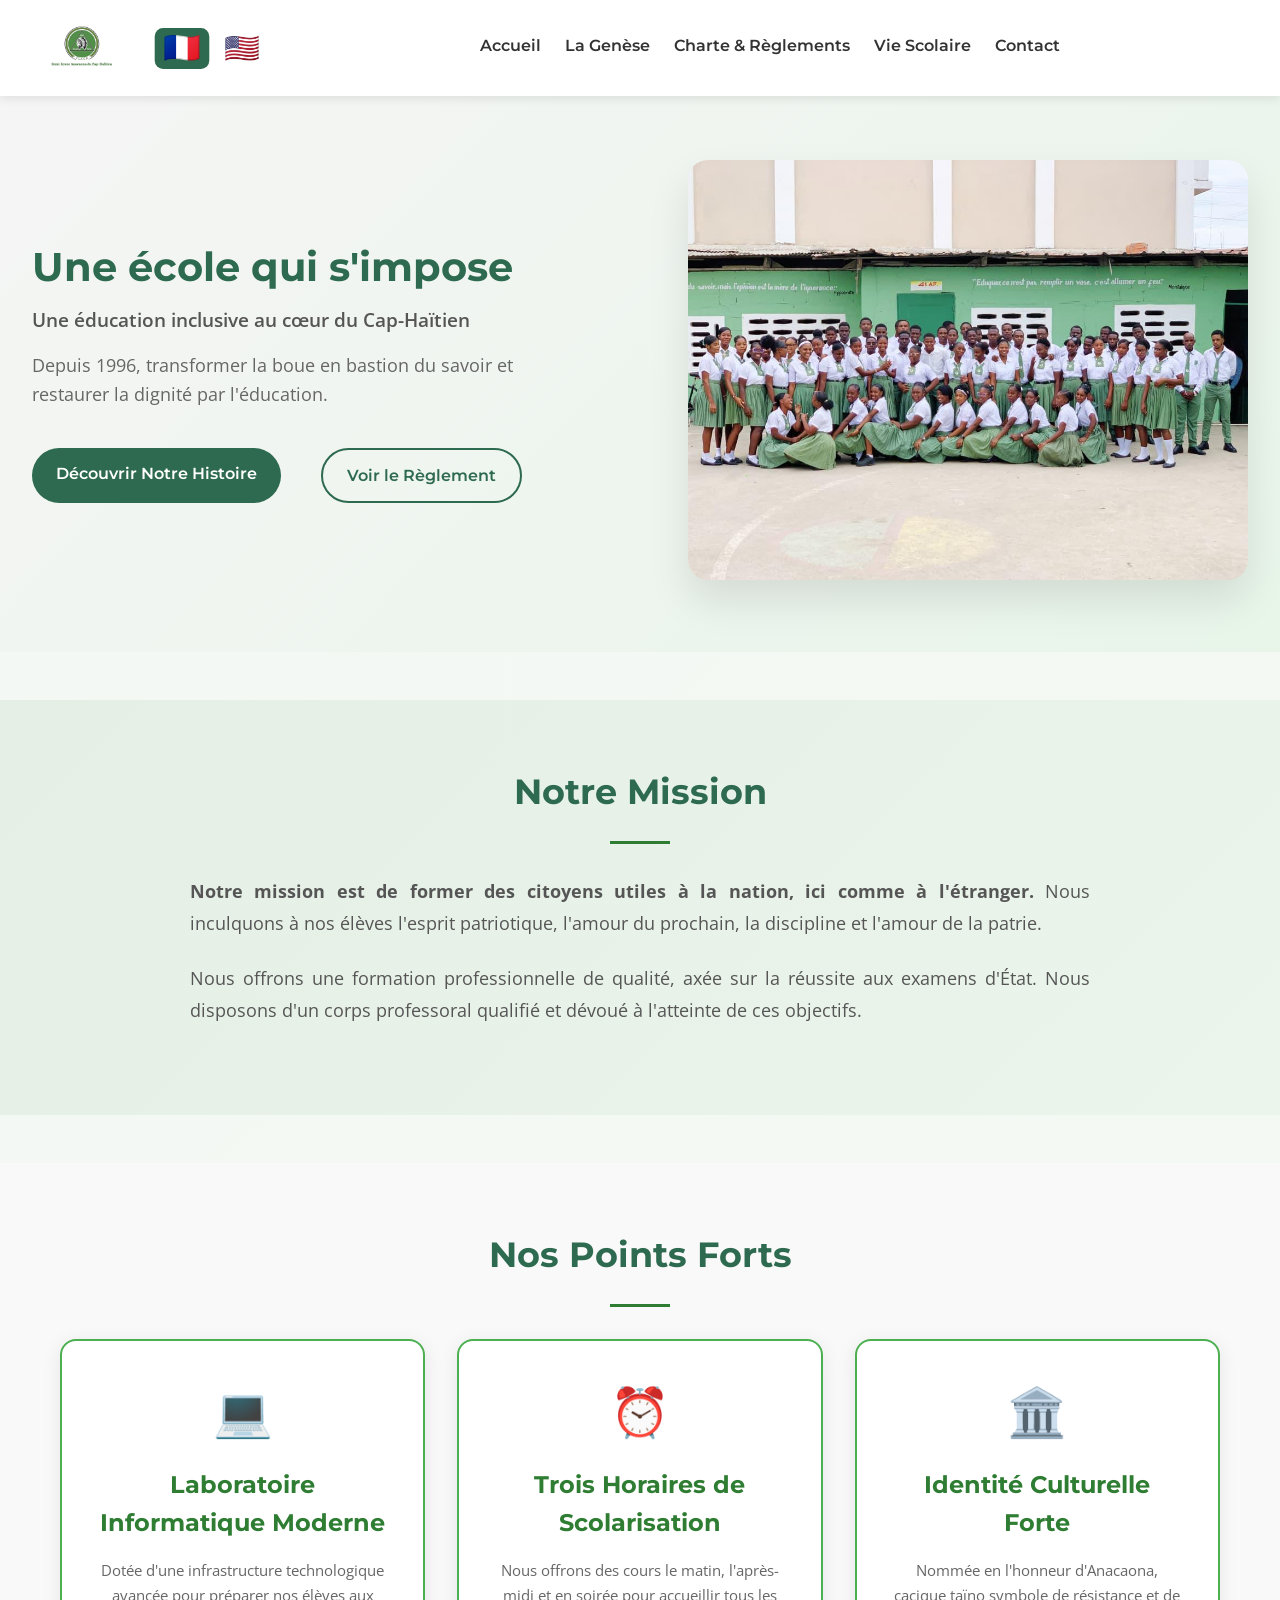
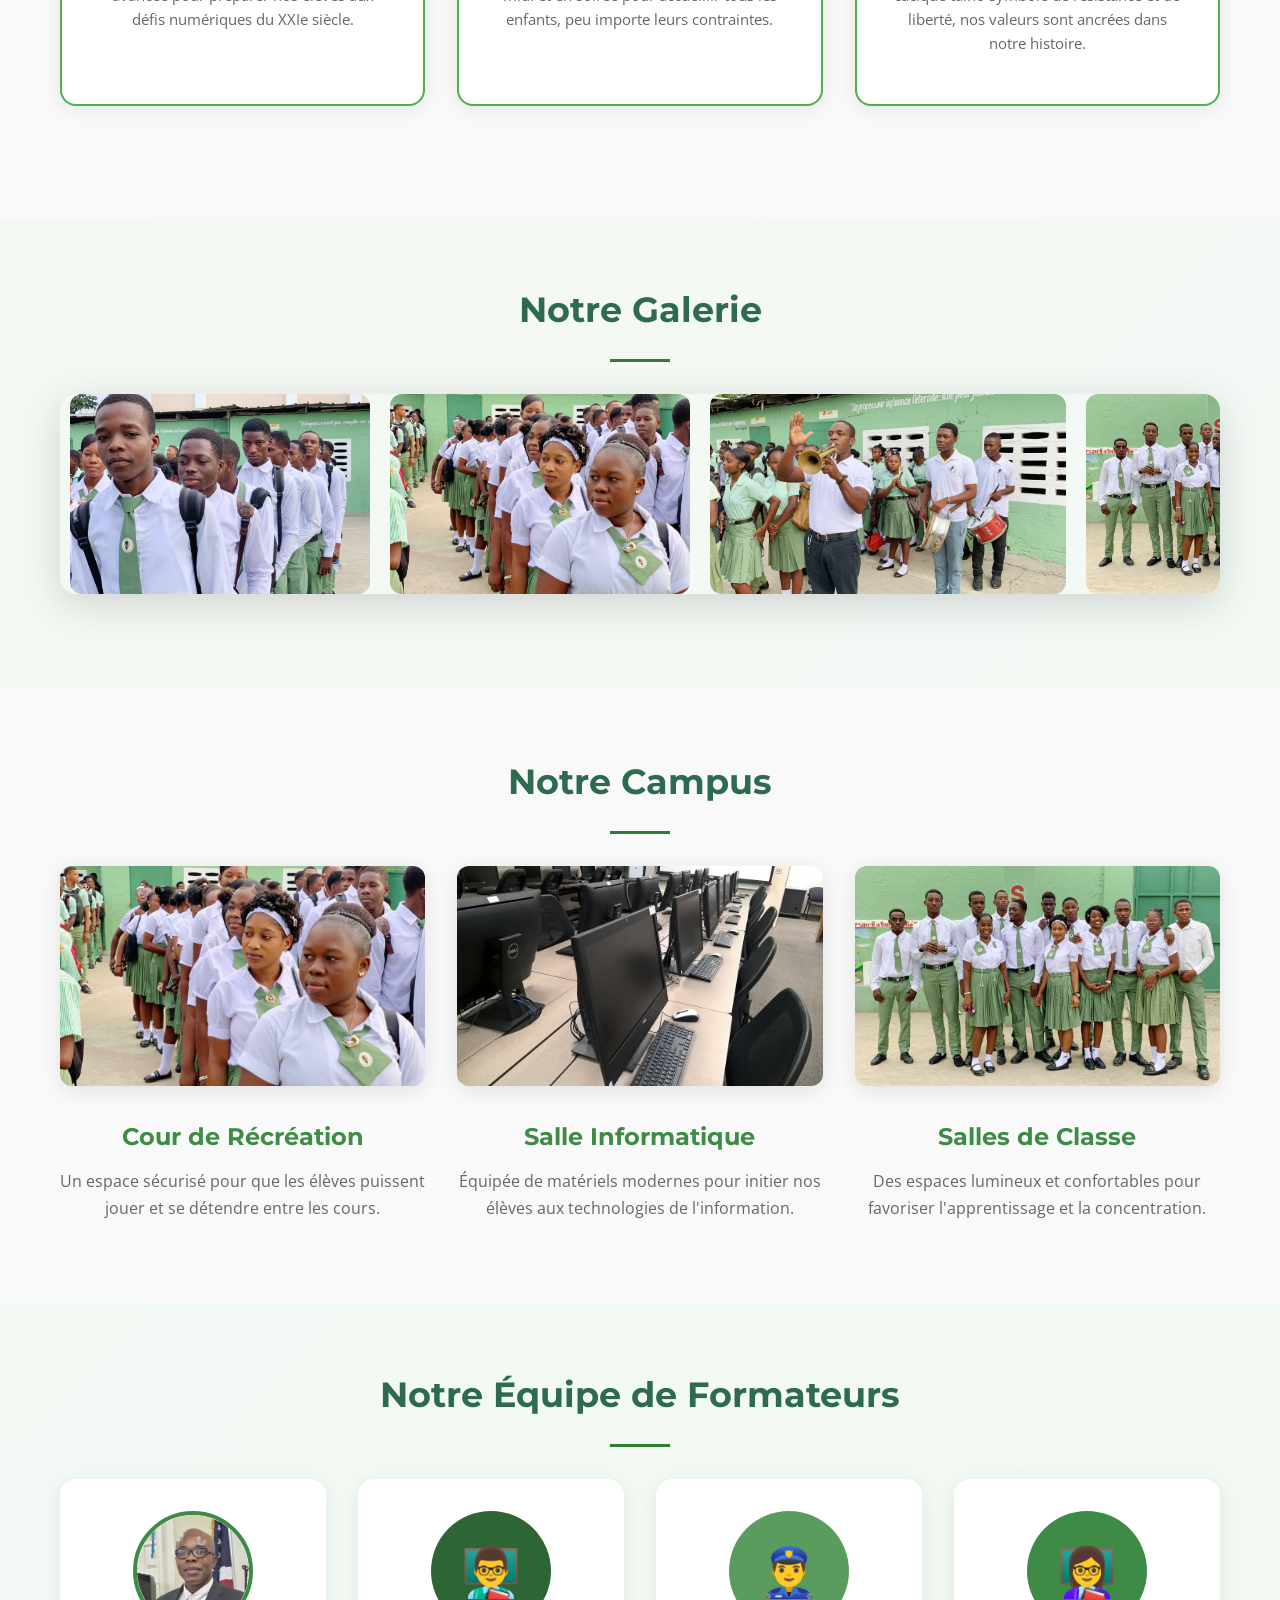
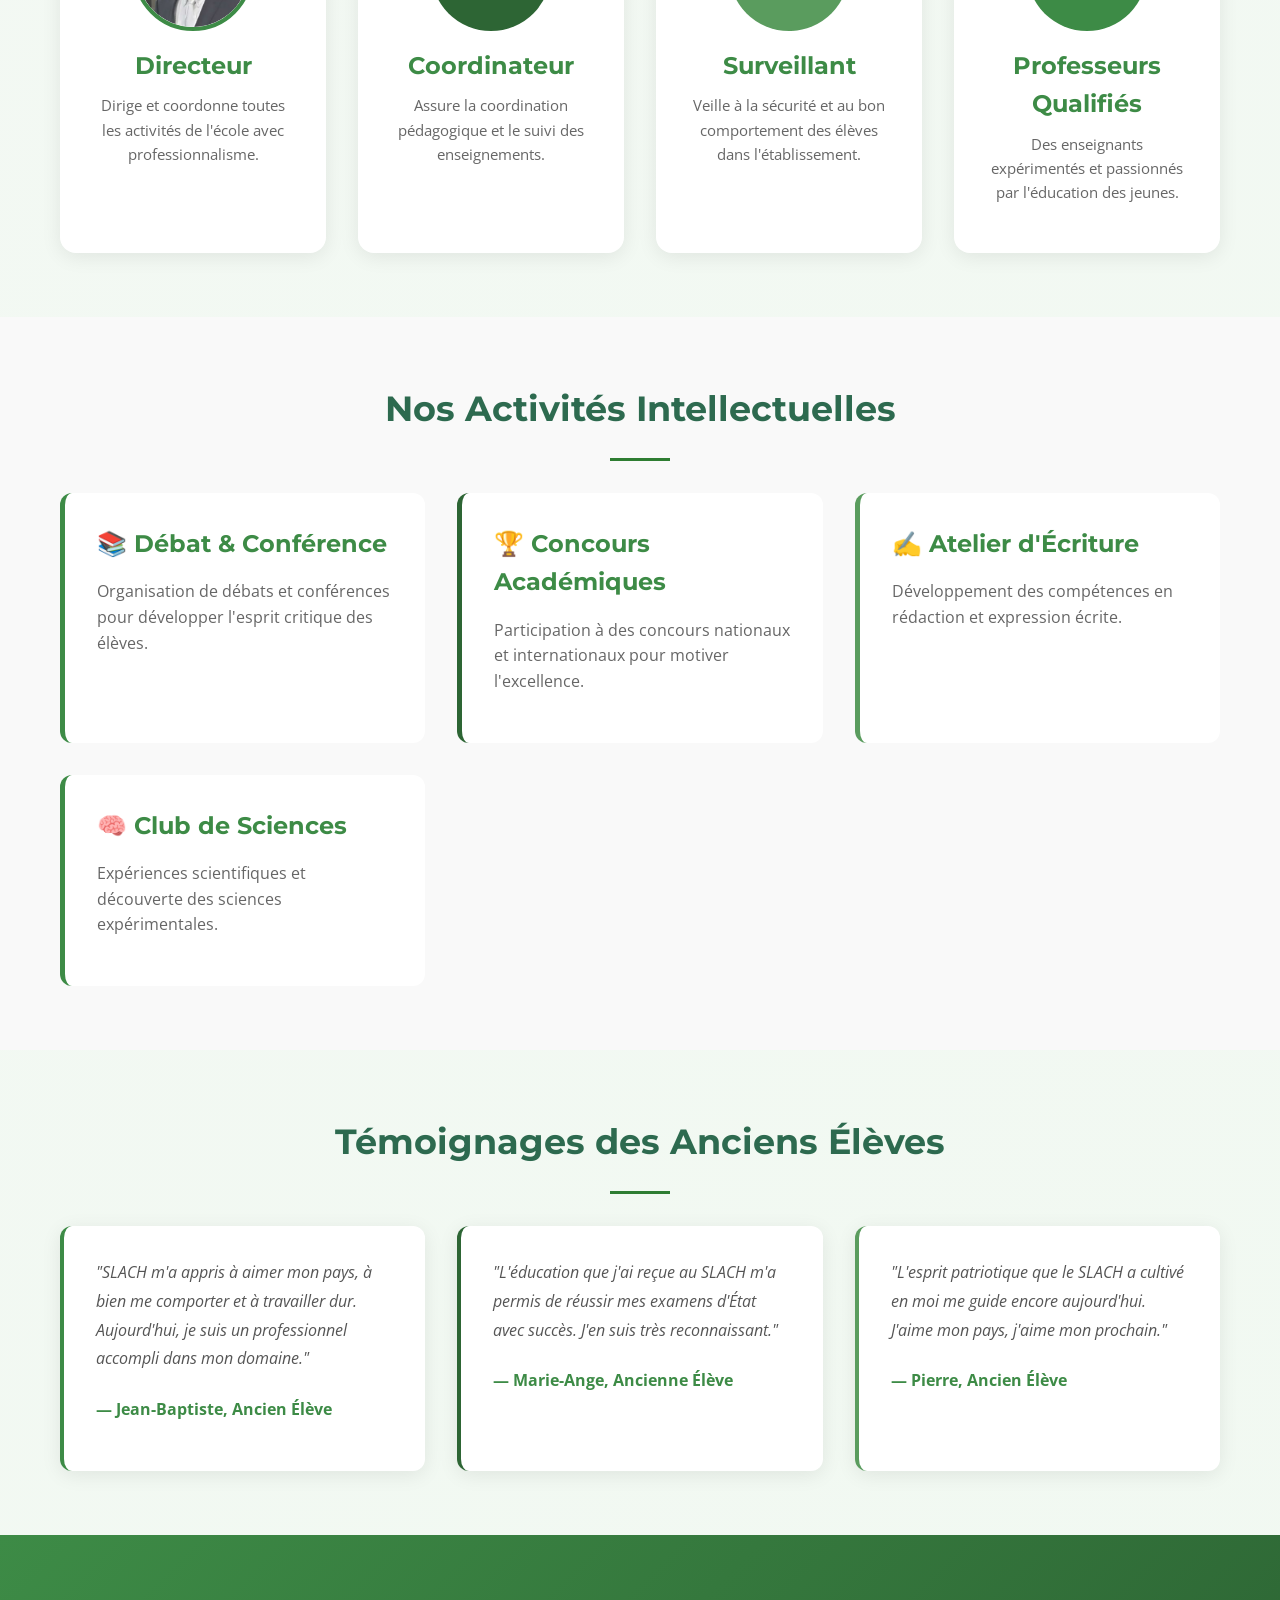
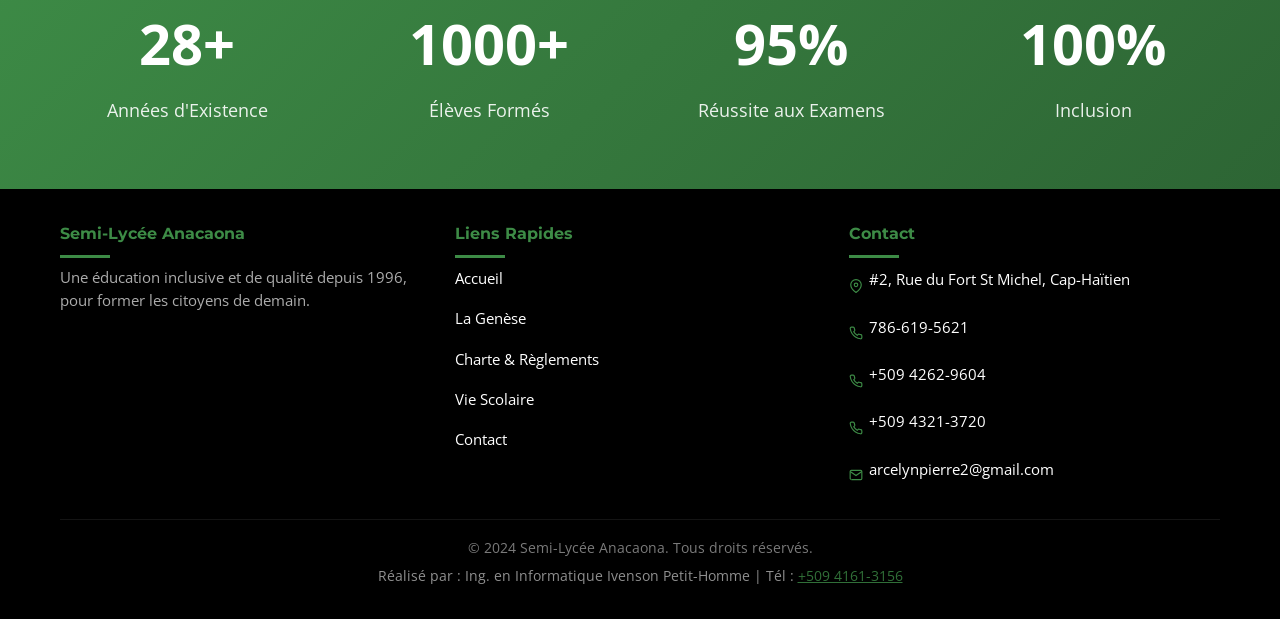
<file: index.html>
<!DOCTYPE html>
<html lang="fr">
<head>
    <meta charset="UTF-8">
    <meta name="viewport" content="width=device-width, initial-scale=1.0">
    
    <!-- SEO Meta Tags -->
    <meta name="description" content="Semi-Lycée Anacaona du Cap-Haitien (SLACH) - Lekòl modèn ak bon jan kalite depi 1996.">
    <meta name="keywords" content="Semi-Lycée Anacaona, SLACH, Cap-Haitien, Okap, lekòl, ediksyon">
    <meta name="author" content="Semi-Lycée Anacaona du Cap-Haitien">
    <meta name="robots" content="index, follow">
    
    <!-- Open Graph -->
    <meta property="og:title" content="SLACH - Semi-Lycée Anacaona du Cap-Haitien">
    <meta property="og:description" content="Lekòl modèn ak bon jan kalite depi 1996.">
    <meta property="og:type" content="website">
    <meta property="og:locale" content="fr_FR">
    
    <title>SLACH - Semi-Lycée Anacaona du Cap-Haitien</title>
    
    <!-- FAVICON -->
    <link rel="icon" type="image/png" href="assets/images/LOGO1-removebg-preview.png">
    <link rel="shortcut icon" type="image/png" href="assets/images/LOGO1-removebg-preview.png">
    
    <link href="https://fonts.googleapis.com/css2?family=Montserrat:wght@600;700;800&family=Open+Sans:wght@400;500;600&display=swap" rel="stylesheet">
    <link rel="stylesheet" href="assets/css/styles.css">
    
    <style>
        * {
            margin: 0;
            padding: 0;
            box-sizing: border-box;
        }
        
        body {
            font-family: 'Open Sans', sans-serif;
            overflow-x: hidden;
        }
        
        h1, h2, h3, h4, h5, h6 {
            font-family: 'Montserrat', sans-serif;
        }
        
        @keyframes fadeInUp {
            from {
                opacity: 0;
                transform: translateY(30px);
            }
            to {
                opacity: 1;
                transform: translateY(0);
            }
        }

        @keyframes scroll {
            0% {
                transform: translateX(0);
            }
            100% {
                transform: translateX(-50%);
            }
        }

        .animate-fadeInUp {
            animation: fadeInUp 0.8s ease-out forwards;
        }

        .carousel-container {
            overflow: hidden;
            width: 100%;
            border-radius: 16px;
            box-shadow: 0 10px 40px rgba(0,0,0,0.15);
            margin: 2rem 0;
        }

        .carousel-track {
            display: flex;
            width: calc(300px * 12);
            animation: scroll 30s linear infinite;
        }

        .carousel-track:hover {
            animation-play-state: paused;
        }

        .carousel-slide {
            min-width: 300px;
            height: 200px;
            margin: 0 10px;
        }

        .carousel-slide img {
            width: 100%;
            height: 100%;
            object-fit: cover;
            border-radius: 12px;
        }

        .team-card {
            transition: all 0.3s ease;
        }

        .team-card:hover {
            transform: translateY(-10px);
            box-shadow: 0 20px 40px rgba(0,0,0,0.15);
        }

        .scroll-reveal {
            opacity: 0;
            transform: translateY(50px);
            transition: all 0.8s ease;
        }

        .scroll-reveal.visible {
            opacity: 1;
            transform: translateY(0);
        }

        .logo-section {
            display: flex;
            align-items: center;
        }

        .logo {
            width: 100px;
            height: auto;
            max-height: 80px;
            object-fit: contain;
        }

        .header-container {
            display: flex;
            align-items: center;
            justify-content: space-between;
            flex-wrap: wrap;
            padding: 0.5rem 2rem;
            max-width: 1400px;
            margin: 0 auto;
        }

        .header {
            background: white;
            box-shadow: 0 2px 10px rgba(0,0,0,0.1);
            z-index: 1000;
        }

        .navbar {
            display: flex;
            gap: 1.5rem;
        }

        .nav-link {
            text-decoration: none;
            font-weight: 600;
            transition: color 0.3s ease;
            color: #333;
        }

        .nav-link:hover {
            color: #3D8B46;
        }

        .language-switcher {
            display: flex;
            gap: 0.5rem;
            align-items: center;
        }

        .lang-flag {
            background: none;
            border: none;
            cursor: pointer;
            font-size: 1.8rem;
            transition: transform 0.2s ease, opacity 0.3s ease;
            padding: 5px 8px;
            border-radius: 8px;
            line-height: 1;
        }

        .lang-flag:hover {
            transform: scale(1.1);
            background-color: #f0f0f0;
        }
        
        .lang-flag.active {
            background-color: #2d6a4f;
            border-radius: 8px;
            transform: scale(1.05);
        }

        .mobile-menu-toggle {
            display: none;
            background: none;
            border: none;
            font-size: 1.8rem;
            cursor: pointer;
        }

        .container {
            max-width: 1200px;
            margin: 0 auto;
            padding: 0 20px;
        }

        .section-title {
            text-align: center;
            font-size: 2.2rem;
            margin-bottom: 2rem;
            color: #2d6a4f;
        }

        .hero {
            display: flex;
            flex-wrap: wrap;
            align-items: center;
            justify-content: space-between;
            padding: 4rem 2rem;
            background: linear-gradient(135deg, #f5f5f5 0%, #e8f5e9 100%);
        }

        .hero-content {
            flex: 1;
            min-width: 300px;
        }

        .hero-image {
            flex: 1;
            min-width: 300px;
            text-align: center;
        }

        .hero-image img {
            max-width: 100%;
            border-radius: 20px;
            box-shadow: 0 20px 40px rgba(0,0,0,0.1);
        }

        .hero-title {
            font-size: 2.5rem;
            color: #2d6a4f;
            margin-bottom: 1rem;
        }

        .hero-subtitle {
            font-size: 1.2rem;
            color: #555;
            margin-bottom: 1rem;
        }

        .hero-description {
            color: #666;
            line-height: 1.6;
            margin-bottom: 1.5rem;
        }

        .button {
            display: inline-block;
            padding: 0.8rem 1.5rem;
            border-radius: 30px;
            text-decoration: none;
            font-weight: 600;
            margin-right: 1rem;
            margin-top: 1rem;
            transition: all 0.3s ease;
        }

        .button-primary {
            background-color: #2d6a4f;
            color: white;
        }

        .button-primary:hover {
            background-color: #1b4d3e;
        }

        .button-secondary {
            background-color: transparent;
            color: #2d6a4f;
            border: 2px solid #2d6a4f;
        }

        .button-secondary:hover {
            background-color: #2d6a4f;
            color: white;
        }

        .highlights-grid {
            display: grid;
            grid-template-columns: repeat(auto-fit, minmax(280px, 1fr));
            gap: 2rem;
            margin-top: 2rem;
        }

        .highlight-card {
            background: white;
            padding: 2rem;
            border-radius: 16px;
            text-align: center;
            box-shadow: 0 4px 20px rgba(0,0,0,0.08);
        }

        .highlight-icon {
            font-size: 3rem;
            margin-bottom: 1rem;
        }

        .welcome-text {
            line-height: 1.8;
            margin-bottom: 1.5rem;
            color: #555;
        }

        /* Bouton Scroll to Top */
        .scroll-top-btn {
            position: fixed;
            bottom: 30px;
            right: 30px;
            width: 50px;
            height: 50px;
            background-color: #2d6a4f;
            color: white;
            border: none;
            border-radius: 50%;
            cursor: pointer;
            font-size: 1.5rem;
            display: flex;
            align-items: center;
            justify-content: center;
            transition: all 0.3s ease;
            opacity: 0;
            visibility: hidden;
            z-index: 999;
            box-shadow: 0 4px 15px rgba(0,0,0,0.2);
        }

        .scroll-top-btn:hover {
            background-color: #1b4d3e;
            transform: scale(1.1);
        }

        .scroll-top-btn.show {
            opacity: 1;
            visibility: visible;
        }

        @media (max-width: 768px) {
            .logo {
                width: 70px;
                max-height: 60px;
            }
            .navbar {
                display: none;
                width: 100%;
                flex-direction: column;
                gap: 0.5rem;
                margin-top: 1rem;
                text-align: center;
            }
            .navbar.active {
                display: flex;
            }
            .mobile-menu-toggle {
                display: block;
            }
            .header-container {
                padding: 0.5rem 1rem;
            }
            .hero-title {
                font-size: 1.8rem;
            }
            .section-title {
                font-size: 1.6rem;
            }
            .hero {
                padding: 2rem 1rem;
            }
            .lang-flag {
                font-size: 1.4rem;
                padding: 3px 6px;
            }
            .scroll-top-btn {
                width: 40px;
                height: 40px;
                font-size: 1.2rem;
                bottom: 20px;
                right: 20px;
            }
        }
        
        @media (max-width: 480px) {
            .lang-flag {
                font-size: 1.2rem;
                padding: 2px 4px;
            }
            .logo {
                width: 55px;
                max-height: 50px;
            }
        }
    </style>
</head>
<body>
    <!-- HEADER & NAVIGATION -->
    <header class="header">
        <div class="header-container">
            <div class="logo-section">
                <img src="assets/images/LOGO1-removebg-preview.png" alt="Logo SLACH" class="logo">
            </div>
            <div class="language-switcher">
                <button class="lang-flag active" data-lang="fr" title="Français">🇫🇷</button>
                <button class="lang-flag" data-lang="en" title="English">🇺🇸</button>
            </div>
            <button class="mobile-menu-toggle" id="mobileMenuToggle">☰</button>
            <nav class="navbar">
                <a href="index.html" class="nav-link" data-fr="Accueil" data-en="Home">Accueil</a>
                <a href="pages/genese.html" class="nav-link" data-fr="La Genèse" data-en="The Genesis">La Genèse</a>
                <a href="pages/charter.html" class="nav-link" data-fr="Charte & Règlements" data-en="Charter & Rules">Charte & Règlements</a>
                <a href="pages/vie-scolaire.html" class="nav-link" data-fr="Vie Scolaire" data-en="School Life">Vie Scolaire</a>
                <a href="pages/contact.html" class="nav-link" data-fr="Contact" data-en="Contact">Contact</a>
            </nav>
        </div>
    </header>

    <!-- HERO SECTION -->
    <section class="hero animate-fadeInUp">
        <div class="hero-content">
            <h1 class="hero-title" data-fr="Une école qui s'impose" data-en="A school making its mark">Une école qui s'impose</h1>
            <p class="hero-subtitle" data-fr="Une éducation inclusive au cœur du Cap-Haïtien" data-en="Inclusive education in the heart of Cap-Haïtien">Une éducation inclusive au cœur du Cap-Haïtien</p>
            <p class="hero-description" data-fr="Depuis 1996, transformer la boue en bastion du savoir et restaurer la dignité par l'éducation." data-en="Since 1996, transforming mud into a bastion of knowledge and restoring dignity through education.">Depuis 1996, transformer la boue en bastion du savoir et restaurer la dignité par l'éducation.</p>
            <div class="hero-buttons">
                <a href="pages/genese.html" class="button button-primary" data-fr="Découvrir Notre Histoire" data-en="Discover Our History">Découvrir Notre Histoire</a>
                <a href="pages/charter.html" class="button button-secondary" data-fr="Voir le Règlement" data-en="View the Rules">Voir le Règlement</a>
            </div>
        </div>
        <div class="hero-image">
            <img src="assets/images/WhatsApp Image 2025-11-25 at 1.15.04 PM.jpeg" alt="Infrastructures scolaires SLACH">
        </div>
    </section>

    <!-- MISSION & PATRIOTISME -->
    <section class="welcome-section" style="padding: 4rem 0;">
        <div class="container">
            <h2 class="section-title scroll-reveal" data-fr="Notre Mission" data-en="Our Mission">Notre Mission</h2>
            <div class="welcome-content scroll-reveal">
                <p class="welcome-text" data-fr="Notre mission est de former des citoyens utiles à la nation, ici comme à l'étranger. Nous inculquons à nos élèves l'esprit patriotique, l'amour du prochain, la discipline et l'amour de la patrie." data-en="Our mission is to train citizens who are useful to the nation, both here and abroad. We instill in our students a patriotic spirit, love for their neighbor, discipline, and love for their country.">
                    <strong>Notre mission est de former des citoyens utiles à la nation, ici comme à l'étranger.</strong> 
                    Nous inculquons à nos élèves l'esprit patriotique, l'amour du prochain, la discipline et l'amour de la patrie.
                </p>
                <p class="welcome-text" data-fr="Nous offrons une formation professionnelle de qualité, axée sur la réussite aux examens d'État. Nous disposons d'un corps professoral qualifié et dévoué à l'atteinte de ces objectifs." data-en="We offer quality professional education, focused on success in state exams. We have qualified and dedicated teachers committed to achieving these goals.">
                    Nous offrons une formation professionnelle de qualité, axée sur la réussite aux examens d'État. 
                    Nous disposons d'un corps professoral qualifié et dévoué à l'atteinte de ces objectifs.
                </p>
            </div>
        </div>
    </section>

    <!-- KEY HIGHLIGHTS -->
    <section class="highlights-section" style="background: #f9f9f9; padding: 4rem 0;">
        <div class="container">
            <h2 class="section-title scroll-reveal" data-fr="Nos Points Forts" data-en="Our Highlights">Nos Points Forts</h2>
            <div class="highlights-grid">
                <div class="highlight-card scroll-reveal">
                    <div class="highlight-icon">💻</div>
                    <h3 data-fr="Laboratoire Informatique Moderne" data-en="Modern Computer Lab">Laboratoire Informatique Moderne</h3>
                    <p data-fr="Dotée d'une infrastructure technologique avancée pour préparer nos élèves aux défis numériques du XXIe siècle." data-en="Equipped with advanced technological infrastructure to prepare our students for the digital challenges of the 21st century.">Dotée d'une infrastructure technologique avancée pour préparer nos élèves aux défis numériques du XXIe siècle.</p>
                </div>
                <div class="highlight-card scroll-reveal">
                    <div class="highlight-icon">⏰</div>
                    <h3 data-fr="Trois Horaires de Scolarisation" data-en="Three School Schedules">Trois Horaires de Scolarisation</h3>
                    <p data-fr="Nous offrons des cours le matin, l'après-midi et en soirée pour accueillir tous les enfants, peu importe leurs contraintes." data-en="We offer classes in the morning, afternoon and evening to welcome all children, regardless of their constraints.">Nous offrons des cours le matin, l'après-midi et en soirée pour accueillir tous les enfants, peu importe leurs contraintes.</p>
                </div>
                <div class="highlight-card scroll-reveal">
                    <div class="highlight-icon">🏛️</div>
                    <h3 data-fr="Identité Culturelle Forte" data-en="Strong Cultural Identity">Identité Culturelle Forte</h3>
                    <p data-fr="Nommée en l'honneur d'Anacaona, cacique taïno symbole de résistance et de liberté, nos valeurs sont ancrées dans notre histoire." data-en="Named in honor of Anacaona, Taino cacique symbol of resistance and freedom, our values are rooted in our history.">Nommée en l'honneur d'Anacaona, cacique taïno symbole de résistance et de liberté, nos valeurs sont ancrées dans notre histoire.</p>
                </div>
            </div>
        </div>
    </section>

    <!-- GALERIE D'IMAGES -->
    <section style="padding: 4rem 0;">
        <div class="container">
            <h2 class="section-title scroll-reveal" data-fr="Notre Galerie" data-en="Our Gallery">Notre Galerie</h2>
            <div class="carousel-container scroll-reveal">
                <div class="carousel-track">
                    <div class="carousel-slide">
                        <img src="assets/images/WhatsApp Image 2025-11-25 at 1.14.53 PM.jpeg" alt="Étudiants SLACH">
                    </div>
                    <div class="carousel-slide">
                        <img src="assets/images/WhatsApp Image 2025-11-25 at 1.14.54 PM (1).jpeg" alt="Cour de récréation">
                    </div>
                    <div class="carousel-slide">
                        <img src="assets/images/WhatsApp Image 2025-11-25 at 1.14.55 PM.jpeg" alt="Salle informatique">
                    </div>
                    <div class="carousel-slide">
                        <img src="assets/images/WhatsApp Image 2025-11-25 at 1.14.57 PM.jpeg" alt="Salle de classe">
                    </div>
                    <div class="carousel-slide">
                        <img src="assets/images/WhatsApp Image 2025-11-25 at 1.15.02 PM.jpeg" alt="Mur de l'école">
                    </div>
                    <div class="carousel-slide">
                        <img src="assets/images/WhatsApp Image 2025-11-25 at 1.15.04 PM (1).jpeg" alt="Étudiants en uniforme">
                    </div>
                </div>
            </div>
        </div>
    </section>

    <!-- NOTRE CAMPUS -->
    <section style="background: #f9f9f9; padding: 4rem 0;">
        <div class="container">
            <h2 class="section-title scroll-reveal" data-fr="Notre Campus" data-en="Our Campus">Notre Campus</h2>
            <div style="display: grid; grid-template-columns: repeat(auto-fit, minmax(280px, 1fr)); gap: 2rem; margin-top: 2rem;">
                <div style="text-align: center;" class="scroll-reveal">
                    <img src="assets/images/WhatsApp Image 2025-11-25 at 1.14.54 PM (1).jpeg" alt="Cour de l'école" style="width: 100%; height: 220px; object-fit: cover; border-radius: 12px; box-shadow: 0 4px 20px rgba(0,0,0,0.1); margin-bottom: 1.5rem;">
                    <h3 style="color: #3D8B46; margin-bottom: 0.75rem;" data-fr="Cour de Récréation" data-en="Playground">Cour de Récréation</h3>
                    <p style="color: #666; line-height: 1.7;" data-fr="Un espace sécurisé pour que les élèves puissent jouer et se détendre entre les cours." data-en="A safe space for students to play and relax between classes.">Un espace sécurisé pour que les élèves puissent jouer et se détendre entre les cours.</p>
                </div>
                <div style="text-align: center;" class="scroll-reveal">
                    <img src="assets/images/LAB.png" alt="Salle informatique" style="width: 100%; height: 220px; object-fit: cover; border-radius: 12px; box-shadow: 0 4px 20px rgba(0,0,0,0.1); margin-bottom: 1.5rem;">
                    <h3 style="color: #3D8B46; margin-bottom: 0.75rem;" data-fr="Salle Informatique" data-en="Computer Lab">Salle Informatique</h3>
                    <p style="color: #666; line-height: 1.7;" data-fr="Équipée de matériels modernes pour initier nos élèves aux technologies de l'information." data-en="Equipped with modern materials to introduce our students to information technology.">Équipée de matériels modernes pour initier nos élèves aux technologies de l'information.</p>
                </div>
                <div style="text-align: center;" class="scroll-reveal">
                    <img src="assets/images/WhatsApp Image 2025-11-25 at 1.14.57 PM.jpeg" alt="Salle de classe" style="width: 100%; height: 220px; object-fit: cover; border-radius: 12px; box-shadow: 0 4px 20px rgba(0,0,0,0.1); margin-bottom: 1.5rem;">
                    <h3 style="color: #3D8B46; margin-bottom: 0.75rem;" data-fr="Salles de Classe" data-en="Classrooms">Salles de Classe</h3>
                    <p style="color: #666; line-height: 1.7;" data-fr="Des espaces lumineux et confortables pour favoriser l'apprentissage et la concentration." data-en="Bright and comfortable spaces to promote learning and concentration.">Des espaces lumineux et confortables pour favoriser l'apprentissage et la concentration.</p>
                </div>
            </div>
        </div>
    </section>

    <!-- ÉQUIPE FORMATEURS -->
    <section style="padding: 4rem 0;">
        <div class="container">
            <h2 class="section-title scroll-reveal" data-fr="Notre Équipe de Formateurs" data-en="Our Teaching Team">Notre Équipe de Formateurs</h2>
            <div style="display: grid; grid-template-columns: repeat(auto-fit, minmax(250px, 1fr)); gap: 2rem; margin-top: 2rem;">
                
                <div class="team-card scroll-reveal" style="background: white; padding: 2rem; border-radius: 16px; box-shadow: 0 4px 20px rgba(0,0,0,0.08); text-align: center;">
                    <div style="width: 120px; height: 120px; margin: 0 auto 1rem; border: 4px solid #3D8B46; border-radius: 50%; overflow: hidden; display: flex; align-items: center; justify-content: center;">
                        <img src="assets/images/directeur-modified.png" alt="Directeur de la SLACH" style="width: 100%; height: 100%; object-fit: cover;">
                    </div>
                    <h3 style="color: #3D8B46; margin-bottom: 0.5rem;" data-fr="Directeur" data-en="Director">Directeur</h3>
                    <p style="color: #666; font-size: 0.95rem;" data-fr="Dirige et coordonne toutes les activités de l'école avec professionnalisme." data-en="Directs and coordinates all school activities with professionalism.">Dirige et coordonne toutes les activités de l'école avec professionnalisme.</p>
                </div>

                <div class="team-card scroll-reveal" style="background: white; padding: 2rem; border-radius: 16px; box-shadow: 0 4px 20px rgba(0,0,0,0.08); text-align: center;">
                    <div style="width: 120px; height: 120px; margin: 0 auto 1rem; background: #2d6534; border-radius: 50%; display: flex; align-items: center; justify-content: center; font-size: 3rem;">👨‍🏫</div>
                    <h3 style="color: #3D8B46; margin-bottom: 0.5rem;" data-fr="Coordinateur" data-en="Coordinator">Coordinateur</h3>
                    <p style="color: #666; font-size: 0.95rem;" data-fr="Assure la coordination pédagogique et le suivi des enseignements." data-en="Ensures pedagogical coordination and monitoring of teaching.">Assure la coordination pédagogique et le suivi des enseignements.</p>
                </div>

                <div class="team-card scroll-reveal" style="background: white; padding: 2rem; border-radius: 16px; box-shadow: 0 4px 20px rgba(0,0,0,0.08); text-align: center;">
                    <div style="width: 120px; height: 120px; margin: 0 auto 1rem; background: #5a9c5e; border-radius: 50%; display: flex; align-items: center; justify-content: center; font-size: 3rem;">👮‍♂️</div>
                    <h3 style="color: #3D8B46; margin-bottom: 0.5rem;" data-fr="Surveillant" data-en="Supervisor">Surveillant</h3>
                    <p style="color: #666; font-size: 0.95rem;" data-fr="Veille à la sécurité et au bon comportement des élèves dans l'établissement." data-en="Ensures safety and good behavior of students in the institution.">Veille à la sécurité et au bon comportement des élèves dans l'établissement.</p>
                </div>

                <div class="team-card scroll-reveal" style="background: white; padding: 2rem; border-radius: 16px; box-shadow: 0 4px 20px rgba(0,0,0,0.08); text-align: center;">
                    <div style="width: 120px; height: 120px; margin: 0 auto 1rem; background: #3D8B46; border-radius: 50%; display: flex; align-items: center; justify-content: center; font-size: 3rem;">👩‍🏫</div>
                    <h3 style="color: #3D8B46; margin-bottom: 0.5rem;" data-fr="Professeurs Qualifiés" data-en="Qualified Teachers">Professeurs Qualifiés</h3>
                    <p style="color: #666; font-size: 0.95rem;" data-fr="Des enseignants expérimentés et passionnés par l'éducation des jeunes." data-en="Experienced teachers passionate about educating young people.">Des enseignants expérimentés et passionnés par l'éducation des jeunes.</p>
                </div>
            </div>
        </div>
    </section>

    <!-- ACTIVITÉS INTELLECTUELLES -->
    <section style="background: #f9f9f9; padding: 4rem 0;">
        <div class="container">
            <h2 class="section-title scroll-reveal" data-fr="Nos Activités Intellectuelles" data-en="Our Intellectual Activities">Nos Activités Intellectuelles</h2>
            <div style="display: grid; grid-template-columns: repeat(auto-fit, minmax(280px, 1fr)); gap: 2rem; margin-top: 2rem;">
                <div class="scroll-reveal" style="background: white; padding: 2rem; border-radius: 12px; border-left: 5px solid #3D8B46;">
                    <h3 style="color: #3D8B46; margin-bottom: 1rem;" data-fr="📚 Débat & Conférence" data-en="📚 Debate & Conference">📚 Débat & Conférence</h3>
                    <p style="color: #666;" data-fr="Organisation de débats et conférences pour développer l'esprit critique des élèves." data-en="Organization of debates and conferences to develop students' critical thinking.">Organisation de débats et conférences pour développer l'esprit critique des élèves.</p>
                </div>
                <div class="scroll-reveal" style="background: white; padding: 2rem; border-radius: 12px; border-left: 5px solid #2d6534;">
                    <h3 style="color: #3D8B46; margin-bottom: 1rem;" data-fr="🏆 Concours Académiques" data-en="🏆 Academic Competitions">🏆 Concours Académiques</h3>
                    <p style="color: #666;" data-fr="Participation à des concours nationaux et internationaux pour motiver l'excellence." data-en="Participation in national and international competitions to motivate excellence.">Participation à des concours nationaux et internationaux pour motiver l'excellence.</p>
                </div>
                <div class="scroll-reveal" style="background: white; padding: 2rem; border-radius: 12px; border-left: 5px solid #5a9c5e;">
                    <h3 style="color: #3D8B46; margin-bottom: 1rem;" data-fr="✍️ Atelier d'Écriture" data-en="✍️ Writing Workshop">✍️ Atelier d'Écriture</h3>
                    <p style="color: #666;" data-fr="Développement des compétences en rédaction et expression écrite." data-en="Development of writing and written expression skills.">Développement des compétences en rédaction et expression écrite.</p>
                </div>
                <div class="scroll-reveal" style="background: white; padding: 2rem; border-radius: 12px; border-left: 5px solid #3D8B46;">
                    <h3 style="color: #3D8B46; margin-bottom: 1rem;" data-fr="🧠 Club de Sciences" data-en="🧠 Science Club">🧠 Club de Sciences</h3>
                    <p style="color: #666;" data-fr="Expériences scientifiques et découverte des sciences expérimentales." data-en="Scientific experiments and discovery of experimental sciences.">Expériences scientifiques et découverte des sciences expérimentales.</p>
                </div>
            </div>
        </div>
    </section>

    <!-- TÉMOIGNAGES ANCIENS ÉLÈVES -->
    <section style="padding: 4rem 0;">
        <div class="container">
            <h2 class="section-title scroll-reveal" data-fr="Témoignages des Anciens Élèves" data-en="Testimonials from Former Students">Témoignages des Anciens Élèves</h2>
            <div style="display: grid; grid-template-columns: repeat(auto-fit, minmax(300px, 1fr)); gap: 2rem; margin-top: 2rem;">
                <div class="scroll-reveal" style="background: white; border-left: 4px solid #3D8B46; padding: 2rem; border-radius: 12px; box-shadow: 0 4px 20px rgba(0,0,0,0.08);">
                    <p style="color: #555; font-style: italic; line-height: 1.8; margin-bottom: 1.5rem;" data-fr="SLACH m'a appris à aimer mon pays, à bien me comporter et à travailler dur. Aujourd'hui, je suis un professionnel accompli dans mon domaine." data-en="SLACH taught me to love my country, behave well and work hard. Today I am a professional in my field.">
                        "SLACH m'a appris à aimer mon pays, à bien me comporter et à travailler dur. Aujourd'hui, je suis un professionnel accompli dans mon domaine."
                    </p>
                    <p style="font-weight: bold; color: #3D8B46;" data-fr="— Jean-Baptiste, Ancien Élève" data-en="— Jean-Baptiste, Former Student">— Jean-Baptiste, Ancien Élève</p>
                </div>
                <div class="scroll-reveal" style="background: white; border-left: 4px solid #2d6534; padding: 2rem; border-radius: 12px; box-shadow: 0 4px 20px rgba(0,0,0,0.08);">
                    <p style="color: #555; font-style: italic; line-height: 1.8; margin-bottom: 1.5rem;" data-fr="L'éducation que j'ai reçue au SLACH m'a permis de réussir mes examens d'État avec succès. J'en suis très reconnaissant." data-en="The education I received at SLACH allowed me to pass the state exams successfully. I am very grateful.">
                        "L'éducation que j'ai reçue au SLACH m'a permis de réussir mes examens d'État avec succès. J'en suis très reconnaissant."
                    </p>
                    <p style="font-weight: bold; color: #3D8B46;" data-fr="— Marie-Ange, Ancienne Élève" data-en="— Marie-Ange, Former Student">— Marie-Ange, Ancienne Élève</p>
                </div>
                <div class="scroll-reveal" style="background: white; border-left: 4px solid #5a9c5e; padding: 2rem; border-radius: 12px; box-shadow: 0 4px 20px rgba(0,0,0,0.08);">
                    <p style="color: #555; font-style: italic; line-height: 1.8; margin-bottom: 1.5rem;" data-fr="L'esprit patriotique que le SLACH a cultivé en moi me guide encore aujourd'hui. J'aime mon pays, j'aime mon prochain." data-en="The patriotic spirit that SLACH instilled in me guides me always. I love my country, I love my neighbor.">
                        "L'esprit patriotique que le SLACH a cultivé en moi me guide encore aujourd'hui. J'aime mon pays, j'aime mon prochain."
                    </p>
                    <p style="font-weight: bold; color: #3D8B46;" data-fr="— Pierre, Ancien Élève" data-en="— Pierre, Former Student">— Pierre, Ancien Élève</p>
                </div>
            </div>
        </div>
    </section>

    <!-- STATISTIQUES -->
    <section style="background: linear-gradient(135deg, #3D8B46, #2d6534); padding: 4rem 0; color: white;">
        <div class="container">
            <div style="display: grid; grid-template-columns: repeat(auto-fit, minmax(200px, 1fr)); gap: 3rem; text-align: center;">
                <div class="scroll-reveal">
                    <div style="font-size: 3.5rem; font-weight: bold; margin-bottom: 0.5rem;">28+</div>
                    <div style="font-size: 1.1rem; color: rgba(255,255,255,0.9);" data-fr="Années d'Existence" data-en="Years of Existence">Années d'Existence</div>
                </div>
                <div class="scroll-reveal">
                    <div style="font-size: 3.5rem; font-weight: bold; margin-bottom: 0.5rem;">1000+</div>
                    <div style="font-size: 1.1rem; color: rgba(255,255,255,0.9);" data-fr="Élèves Formés" data-en="Trained Students">Élèves Formés</div>
                </div>
                <div class="scroll-reveal">
                    <div style="font-size: 3.5rem; font-weight: bold; margin-bottom: 0.5rem;">95%</div>
                    <div style="font-size: 1.1rem; color: rgba(255,255,255,0.9);" data-fr="Réussite aux Examens" data-en="Exam Success">Réussite aux Examens</div>
                </div>
                <div class="scroll-reveal">
                    <div style="font-size: 3.5rem; font-weight: bold; margin-bottom: 0.5rem;">100%</div>
                    <div style="font-size: 1.1rem; color: rgba(255,255,255,0.9);" data-fr="Inclusion" data-en="Inclusion">Inclusion</div>
                </div>
            </div>
        </div>
    </section>

    <!-- FOOTER - BACKGROUND NWA (NOIR FONCÉ) -->
    <footer class="footer" style="padding: 2rem 0; font-size: 0.9rem; background: #000000; color: white;">
        <div class="container">
            <div class="footer-content" style="display: grid; grid-template-columns: repeat(auto-fit, minmax(200px, 1fr)); gap: 1.5rem; margin-bottom: 1.5rem;">
                
                <div class="footer-section">
                    <h4 style="margin-bottom: 0.5rem; font-size: 1rem; color: #3D8B46;" data-fr="Semi-Lycée Anacaona" data-en="Semi-Lycée Anacaona">Semi-Lycée Anacaona</h4>
                    <p style="margin: 0; line-height: 1.5; opacity: 0.9;" data-fr="Une éducation inclusive et de qualité depuis 1996, pour former les citoyens de demain." data-en="Inclusive and quality education since 1996, shaping the citizens of tomorrow.">Une éducation inclusive et de qualité depuis 1996, pour former les citoyens de demain.</p>
                </div>

                <div class="footer-section">
                    <h4 style="margin-bottom: 0.5rem; font-size: 1rem; color: #3D8B46;" data-fr="Liens Rapides" data-en="Quick Links">Liens Rapides</h4>
                    <div style="display: flex; flex-direction: column; gap: 0.25rem;">
                        <a href="index.html" style="color: white; text-decoration: none;" data-fr="Accueil" data-en="Home">Accueil</a>
                        <a href="pages/genese.html" style="color: white; text-decoration: none;" data-fr="La Genèse" data-en="The Genesis">La Genèse</a>
                        <a href="pages/charter.html" style="color: white; text-decoration: none;" data-fr="Charte & Règlements" data-en="Charter & Rules">Charte & Règlements</a>
                        <a href="pages/vie-scolaire.html" style="color: white; text-decoration: none;" data-fr="Vie Scolaire" data-en="School Life">Vie Scolaire</a>
                        <a href="pages/contact.html" style="color: white; text-decoration: none;" data-fr="Contact" data-en="Contact">Contact</a>
                    </div>
                </div>
                
                <div class="footer-section">
                    <h4 style="margin-bottom: 0.5rem; font-size: 1rem; color: #3D8B46;" data-fr="Contact" data-en="Contact">Contact</h4>
                    <div style="display: flex; flex-direction: column; gap: 0.5rem;">
                        <p style="display: flex; align-items: center; gap: 6px; margin: 0;">
                            <svg width="14" height="14" viewBox="0 0 24 24" fill="none" stroke="#3D8B46" stroke-width="2"><path d="M21 10c0 7-9 13-9 13s-9-6-9-13a9 9 0 0 1 18 0z"></path><circle cx="12" cy="10" r="3"></circle></svg>
                            <a href="https://maps.google.com/?q=Rue+du+Fort+Saint+Michel,+Cap-Haitien,+Haiti" target="_blank" rel="noopener noreferrer" style="text-decoration: none; color: white;" data-fr="#2, Rue du Fort St Michel, Cap-Haïtien" data-en="#2, Rue du Fort St Michel, Cap-Haitien">#2, Rue du Fort St Michel, Cap-Haïtien</a>
                        </p>
                        <p style="display: flex; align-items: center; gap: 6px; margin: 0;">
                            <svg width="14" height="14" viewBox="0 0 24 24" fill="none" stroke="#3D8B46" stroke-width="2"><path d="M22 16.92v3a2 2 0 0 1-2.18 2 19.79 19.79 0 0 1-8.63-3.07 19.5 19.5 0 0 1-6-6 19.79 19.79 0 0 1-3.07-8.67A2 2 0 0 1 4.11 2h3a2 2 0 0 1 2 1.72 12.84 12.84 0 0 0 .7 2.81 2 2 0 0 1-.45 2.11L8.09 9.91a16 16 0 0 0 6 6l1.27-1.27a2 2 0 0 1 2.11-.45 12.84 12.84 0 0 0 2.81.7A2 2 0 0 1 22 16.92z"></path></svg>
                            <a href="tel:7866195621" style="text-decoration: none; color: white;">786-619-5621</a>
                        </p>
                        <p style="display: flex; align-items: center; gap: 6px; margin: 0;">
                            <svg width="14" height="14" viewBox="0 0 24 24" fill="none" stroke="#3D8B46" stroke-width="2"><path d="M22 16.92v3a2 2 0 0 1-2.18 2 19.79 19.79 0 0 1-8.63-3.07 19.5 19.5 0 0 1-6-6 19.79 19.79 0 0 1-3.07-8.67A2 2 0 0 1 4.11 2h3a2 2 0 0 1 2 1.72 12.84 12.84 0 0 0 .7 2.81 2 2 0 0 1-.45 2.11L8.09 9.91a16 16 0 0 0 6 6l1.27-1.27a2 2 0 0 1 2.11-.45 12.84 12.84 0 0 0 2.81.7A2 2 0 0 1 22 16.92z"></path></svg>
                            <a href="tel:+50942629604" style="text-decoration: none; color: white;">+509 4262-9604</a>
                        </p>
                        <p style="display: flex; align-items: center; gap: 6px; margin: 0;">
                            <svg width="14" height="14" viewBox="0 0 24 24" fill="none" stroke="#3D8B46" stroke-width="2"><path d="M22 16.92v3a2 2 0 0 1-2.18 2 19.79 19.79 0 0 1-8.63-3.07 19.5 19.5 0 0 1-6-6 19.79 19.79 0 0 1-3.07-8.67A2 2 0 0 1 4.11 2h3a2 2 0 0 1 2 1.72 12.84 12.84 0 0 0 .7 2.81 2 2 0 0 1-.45 2.11L8.09 9.91a16 16 0 0 0 6 6l1.27-1.27a2 2 0 0 1 2.11-.45 12.84 12.84 0 0 0 2.81.7A2 2 0 0 1 22 16.92z"></path></svg>
                            <a href="tel:+50943213720" style="text-decoration: none; color: white;">+509 4321-3720</a>
                        </p>
                        <p style="display: flex; align-items: center; gap: 6px; margin: 0;">
                            <svg width="14" height="14" viewBox="0 0 24 24" fill="none" stroke="#3D8B46" stroke-width="2"><path d="M4 4h16c1.1 0 2 .9 2 2v12c0 1.1-.9 2-2 2H4c1.1 0-2-.9-2-2V6c0-1.1.9-2 2-2z"></path><polyline points="22,6 12,13 2,6"></polyline></svg>
                            <a href="mailto:arcelynpierre2@gmail.com" style="text-decoration: none; color: white;">arcelynpierre2@gmail.com</a>
                        </p>
                    </div>
                </div>
                
            </div>
            
            <div class="footer-bottom" style="border-top: 1px solid rgba(255,255,255,0.1); padding-top: 1rem; text-align: center; font-size: 0.8rem; opacity: 0.8; line-height: 1.6;">
                <p data-fr="© 2024 Semi-Lycée Anacaona. Tous droits réservés." data-en="© 2024 Semi-Lycée Anacaona. All rights reserved.">© 2024 Semi-Lycée Anacaona. Tous droits réservés.</p>
                <p style="margin-top: 5px; color: rgba(255,255,255,0.7);">
                    <span data-fr="Réalisé par : Ing. en Informatique Ivenson Petit-Homme | Tél : " data-en="Developed by: Ing. en Informatique Ivenson Petit-Homme | Tel: ">Réalisé par : Ing. en Informatique Ivenson Petit-Homme | Tél : </span>
                    <a href="tel:+50941613156" style="color: #3D8B46; text-decoration: underline;">+509 4161-3156</a>
                </p>
            </div>
        </div>
    </footer>

    <!-- BOUTON SCROLL TO TOP -->
    <button class="scroll-top-btn" id="scrollTopBtn" title="Remonte anlè">↑</button>

    <!-- JAVASCRIPT POU TRADIKSYON, MENI MOBIL, AK SCROLL TO TOP -->
    <script>
        // Fonksyon tradiksyon FR/EN
        let currentLang = 'fr';
        
        function switchLanguage(lang) {
            currentLang = lang;
            
            // Tradiksyon pou tout eleman ki gen data-fr ak data-en
            document.querySelectorAll('[data-fr][data-en]').forEach(element => {
                if (lang === 'fr') {
                    element.textContent = element.getAttribute('data-fr');
                } else if (lang === 'en') {
                    element.textContent = element.getAttribute('data-en');
                }
            });
            
            // Mete ajou bouton aktif la (drapo)
            document.querySelectorAll('.lang-flag').forEach(btn => {
                if (btn.getAttribute('data-lang') === lang) {
                    btn.classList.add('active');
                } else {
                    btn.classList.remove('active');
                }
            });
            
            // Sove lang lan nan localStorage
            localStorage.setItem('preferred_language', lang);
        }
        
        // Evènman pou bouton drapo yo
        document.querySelectorAll('.lang-flag').forEach(btn => {
            btn.addEventListener('click', () => {
                const lang = btn.getAttribute('data-lang');
                switchLanguage(lang);
            });
        });
        
        // Chaje dènye lang ki te itilize a
        const savedLang = localStorage.getItem('preferred_language');
        if (savedLang && (savedLang === 'fr' || savedLang === 'en')) {
            switchLanguage(savedLang);
        }
        
        // Meni mobil toggle
        const toggleBtn = document.getElementById('mobileMenuToggle');
        const navbar = document.querySelector('.navbar');
        if (toggleBtn && navbar) {
            toggleBtn.addEventListener('click', function() {
                navbar.classList.toggle('active');
            });
        }
        
        // Fèmen meni lè yon lyen klike
        const navLinks = document.querySelectorAll('.nav-link');
        navLinks.forEach(link => {
            link.addEventListener('click', () => {
                if (navbar.classList.contains('active')) {
                    navbar.classList.remove('active');
                }
            });
        });
        
        // Scroll reveal
        const revealElements = document.querySelectorAll('.scroll-reveal');
        function checkReveal() {
            revealElements.forEach(el => {
                const rect = el.getBoundingClientRect();
                if (rect.top < window.innerHeight - 100) {
                    el.classList.add('visible');
                }
            });
        }
        window.addEventListener('scroll', checkReveal);
        window.addEventListener('load', checkReveal);
        
        // BOUTON SCROLL TO TOP
        const scrollTopBtn = document.getElementById('scrollTopBtn');
        
        function checkScroll() {
            if (window.scrollY > 300) {
                scrollTopBtn.classList.add('show');
            } else {
                scrollTopBtn.classList.remove('show');
            }
        }
        
        function scrollToTop() {
            window.scrollTo({
                top: 0,
                behavior: 'smooth'
            });
        }
        
        window.addEventListener('scroll', checkScroll);
        scrollTopBtn.addEventListener('click', scrollToTop);
    </script>
</body>
</html>
</file>
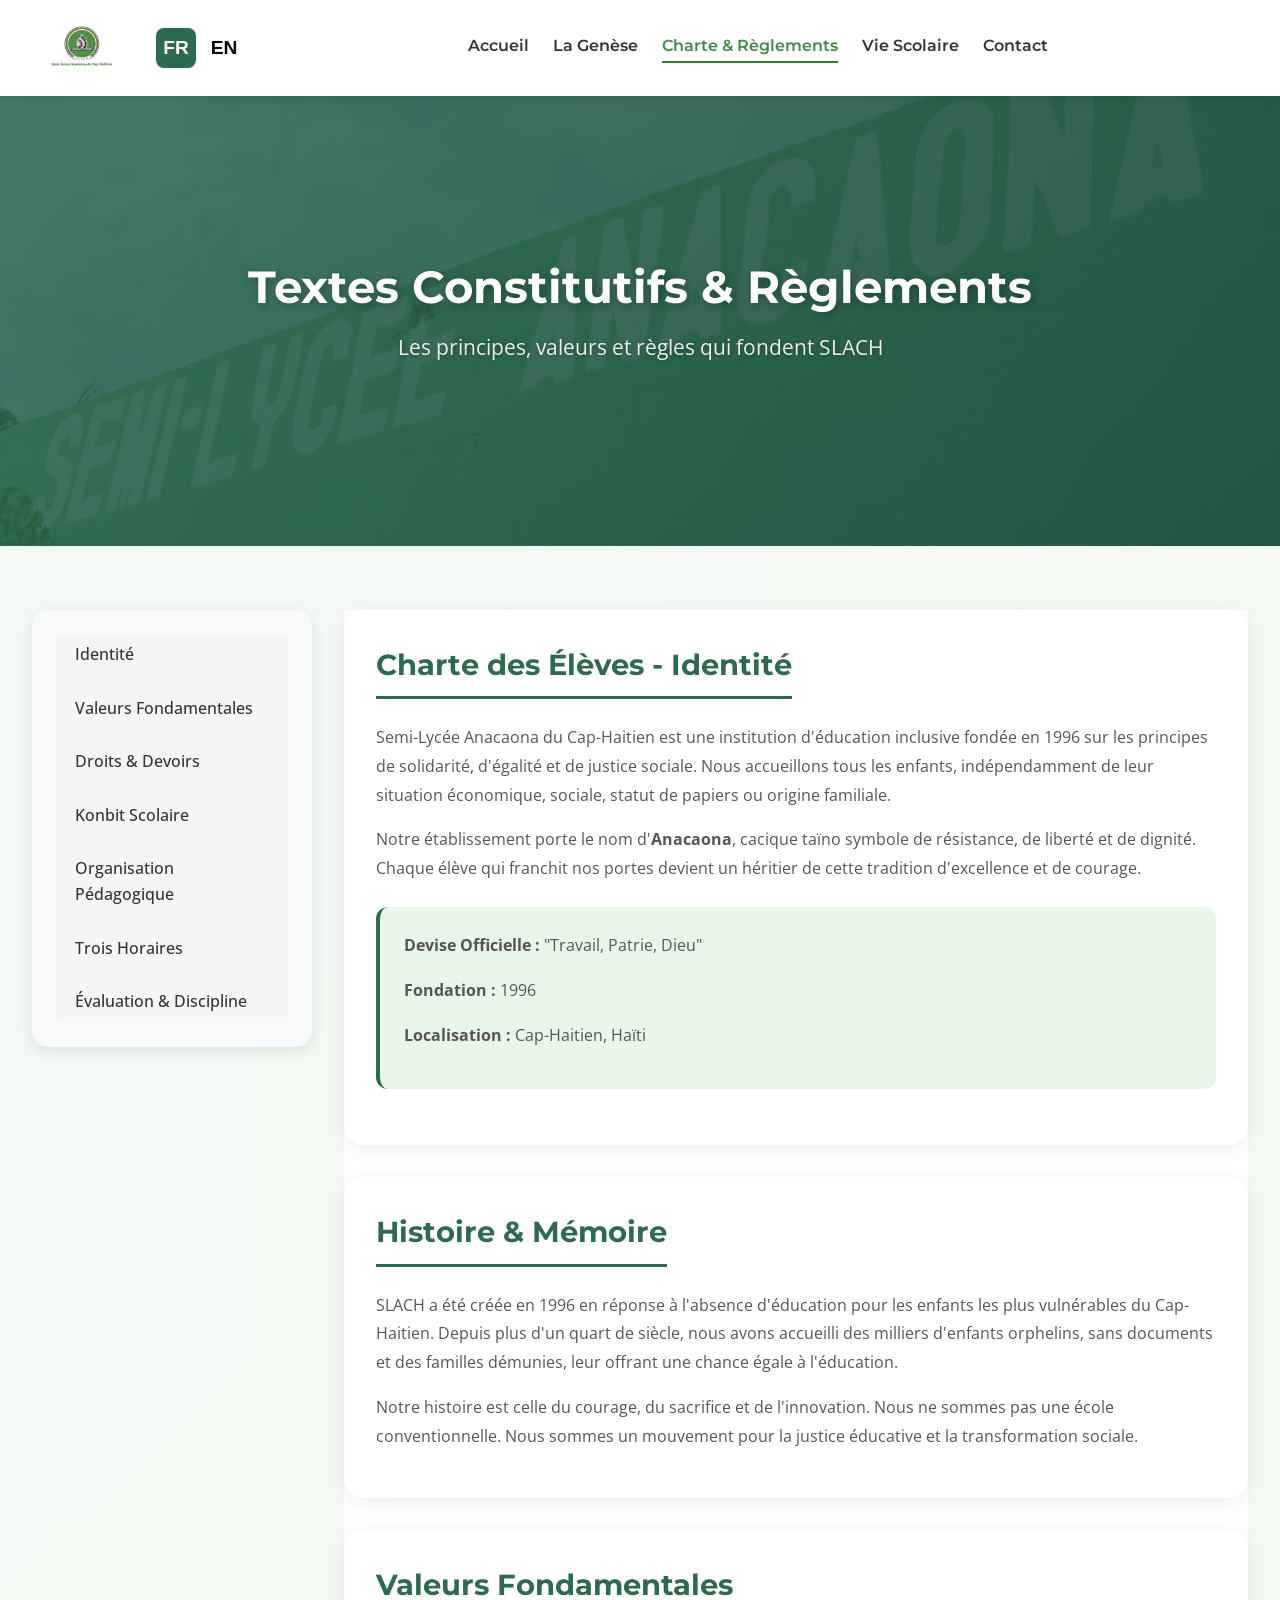
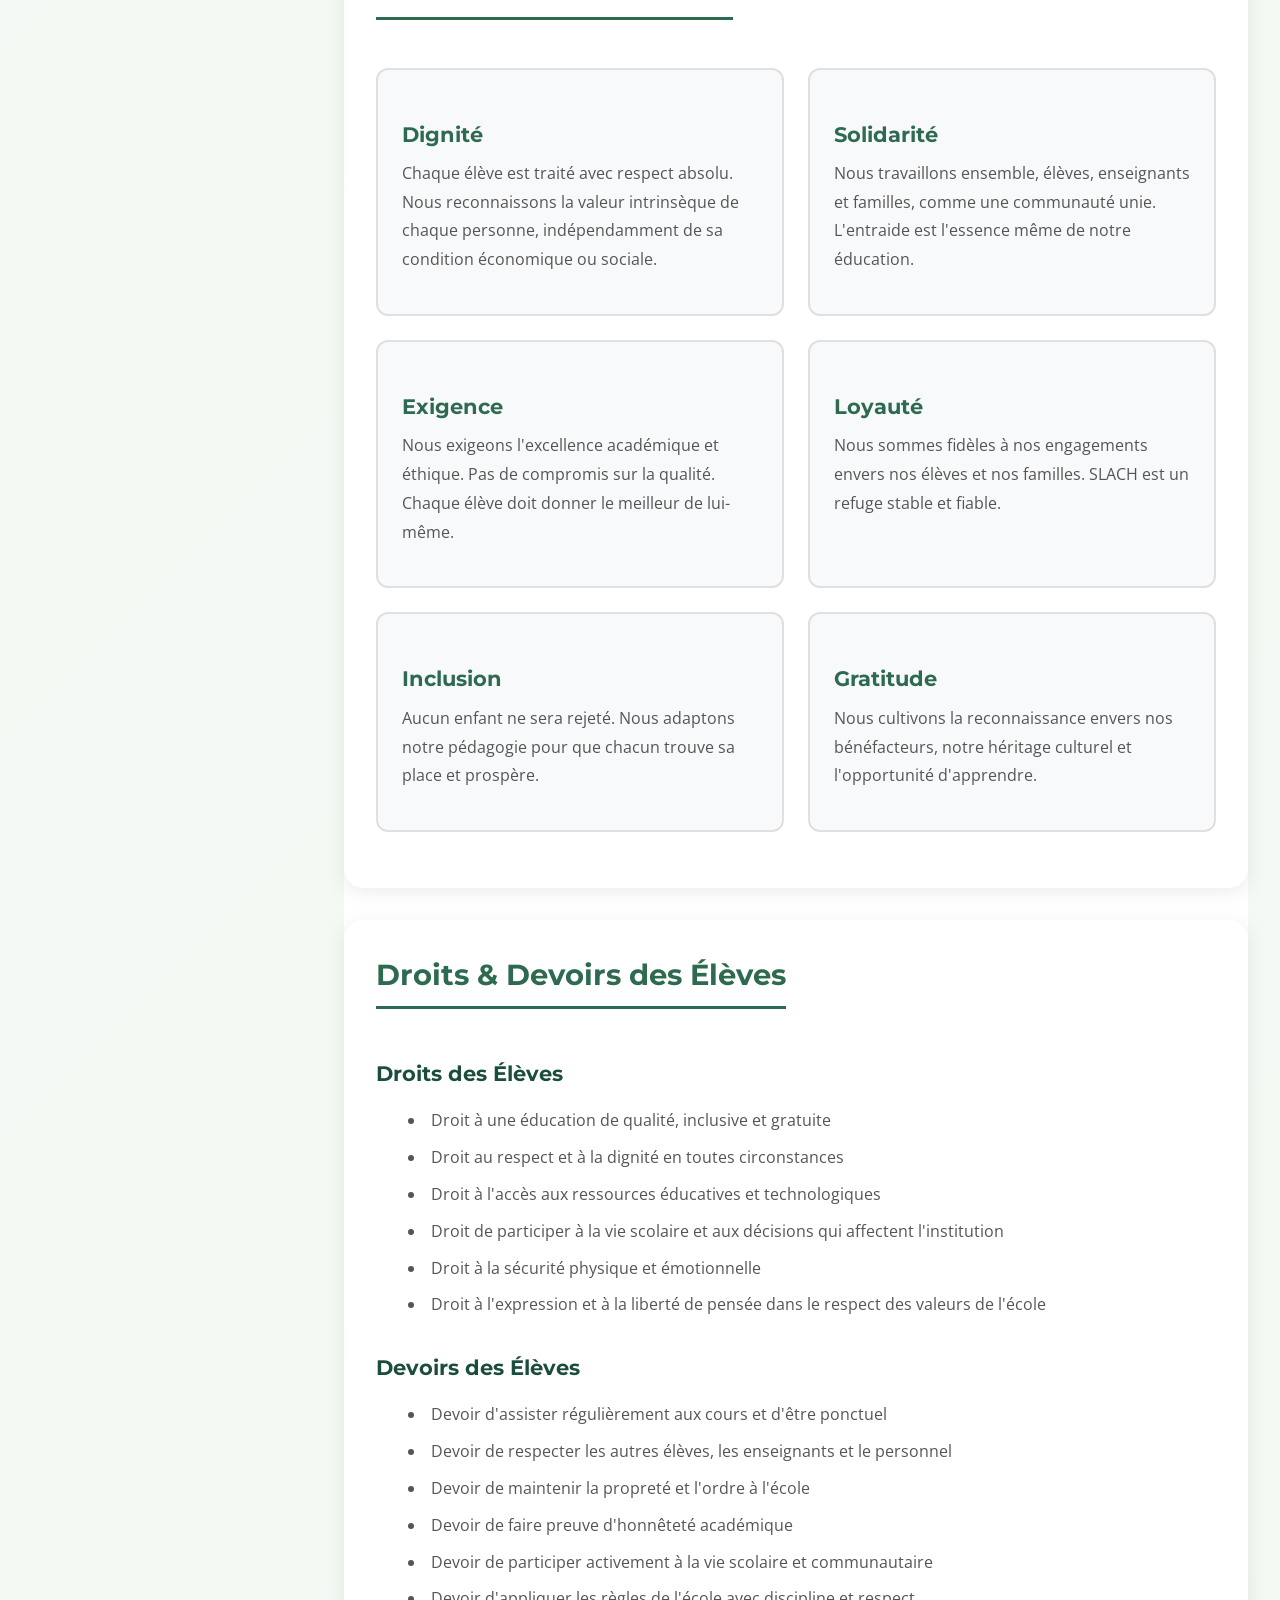
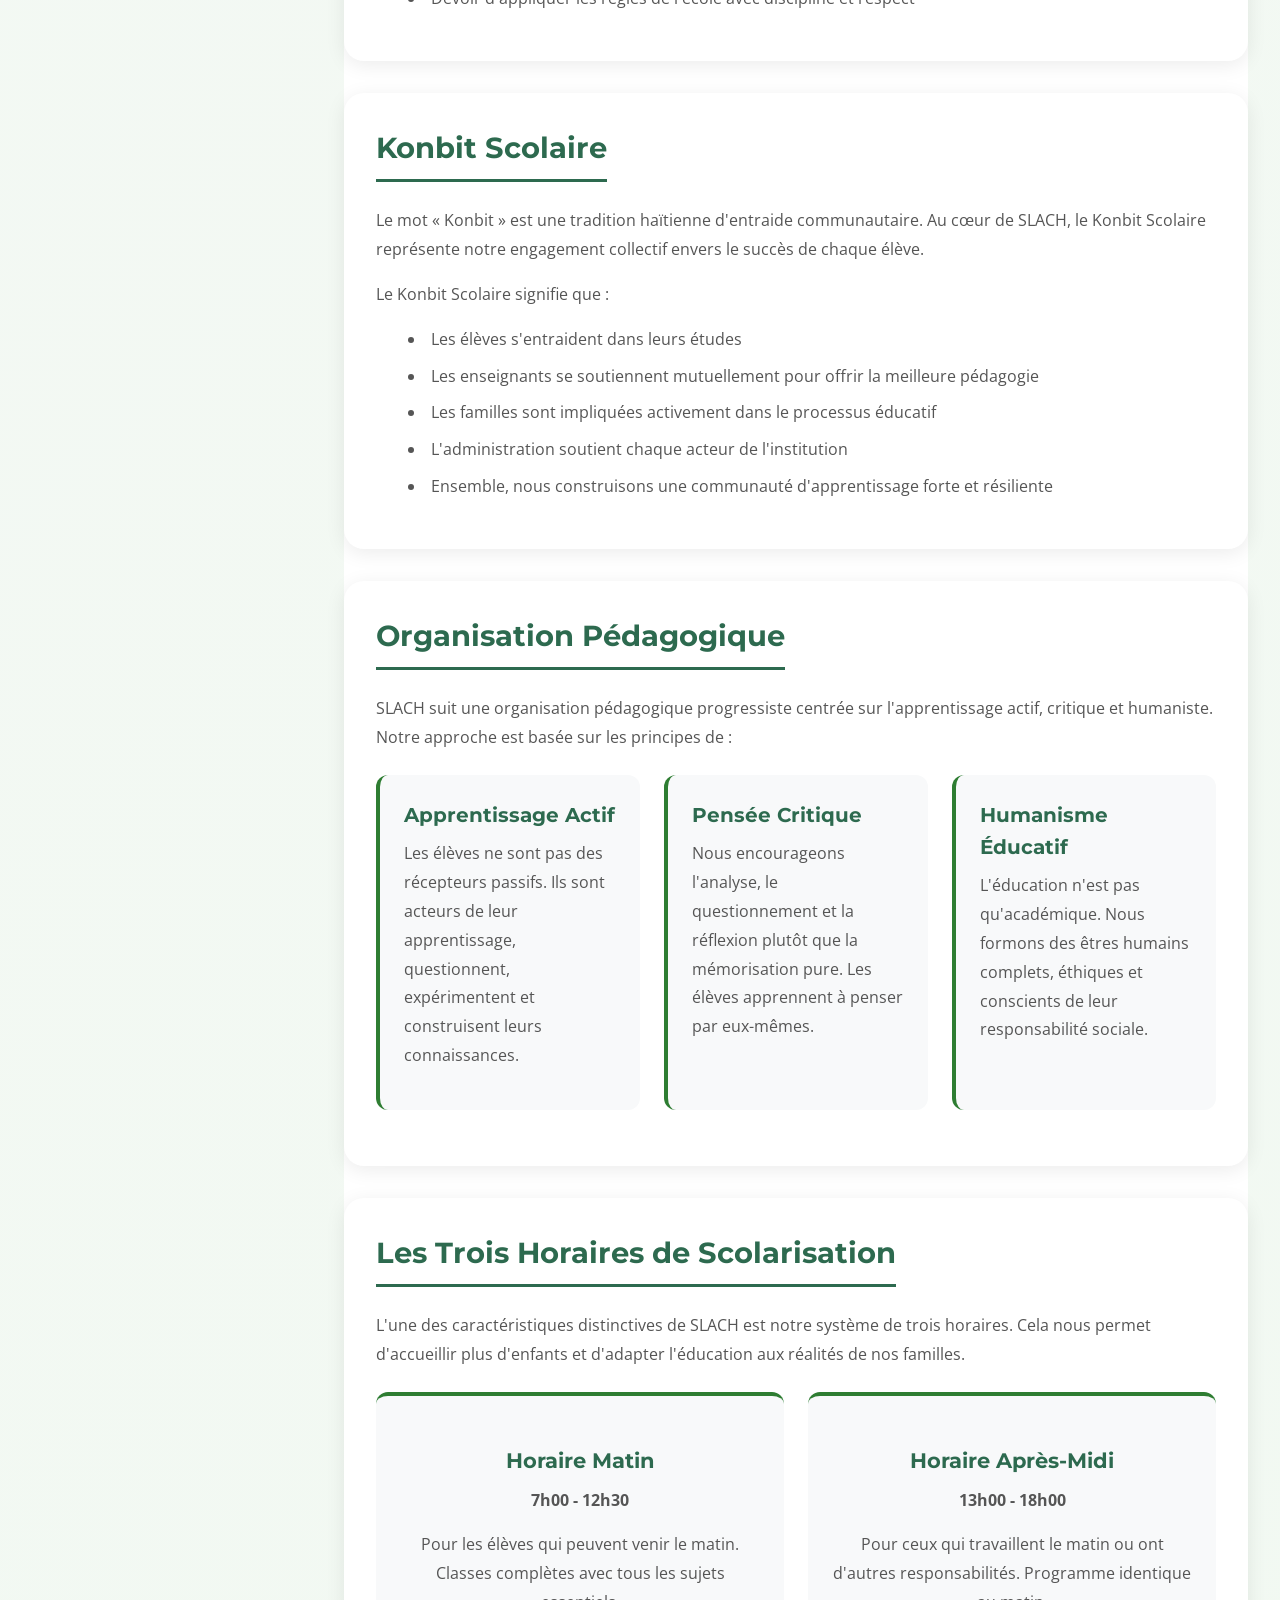
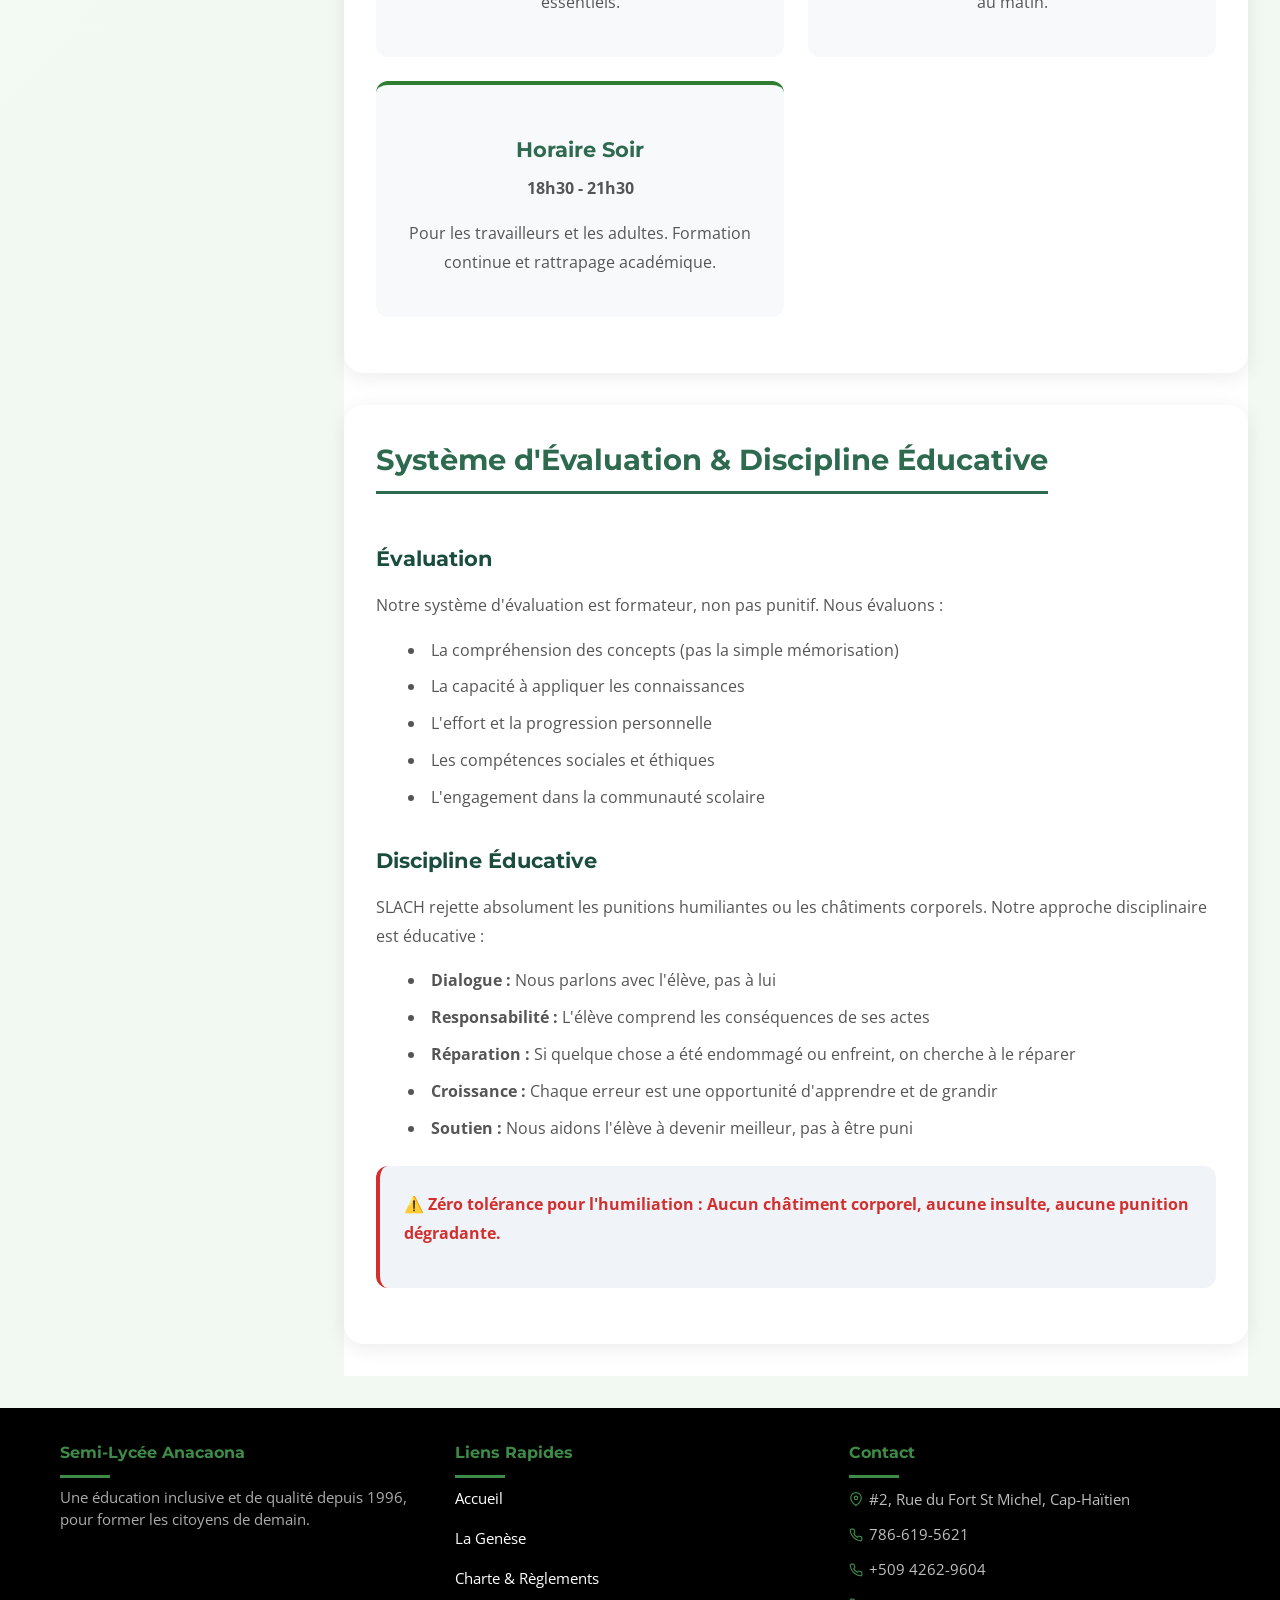
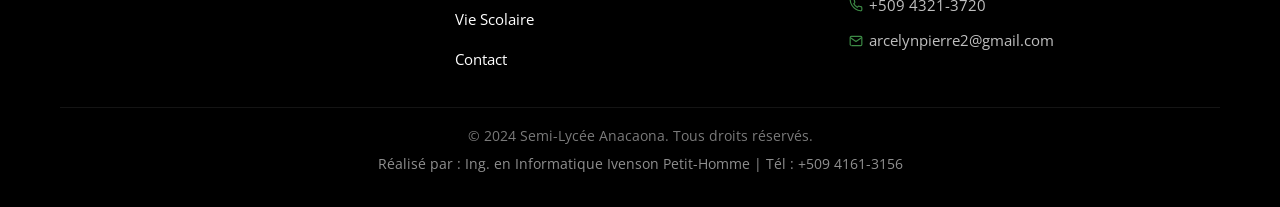
<file: pages/charter.html>
<!DOCTYPE html>
<html lang="fr">
<head>
    <meta charset="UTF-8">
    <meta name="viewport" content="width=device-width, initial-scale=1.0">
    <title>Charte & Règlements - SLACH</title>
    <link href="https://fonts.googleapis.com/css2?family=Montserrat:wght@600;700;800&family=Open+Sans:wght@400;500;600&display=swap" rel="stylesheet">
    <link rel="stylesheet" href="../assets/css/styles.css">
    <style>
        * {
            margin: 0;
            padding: 0;
            box-sizing: border-box;
        }
        
        @keyframes fadeInUp {
            from { opacity: 0; transform: translateY(30px); }
            to { opacity: 1; transform: translateY(0); }
        }
        
        .animate-fadeInUp {
            animation: fadeInUp 0.8s ease-out forwards;
        }
        
        .scroll-reveal { 
            opacity: 0; 
            transform: translateY(50px); 
            transition: all 0.8s ease; 
        }
        
        .scroll-reveal.visible { 
            opacity: 1; 
            transform: translateY(0); 
        }
        
        /* Header */
        .logo-section {
            display: flex;
            align-items: center;
        }
        
        .logo {
            width: 100px;
            height: auto;
            max-height: 80px;
            object-fit: contain;
        }
        
        .header-container {
            display: flex;
            align-items: center;
            justify-content: space-between;
            flex-wrap: wrap;
            padding: 0.5rem 2rem;
            max-width: 1400px;
            margin: 0 auto;
        }
        
        .header {
            background: white;
            box-shadow: 0 2px 10px rgba(0,0,0,0.1);
            z-index: 1000;
        }
        
        .navbar {
            display: flex;
            gap: 1.5rem;
        }
        
        .nav-link {
            text-decoration: none;
            font-weight: 600;
            transition: color 0.3s ease;
            color: #333;
        }
        
        .nav-link:hover, .nav-link.active {
            color: #3D8B46;
        }
        
        .language-switcher {
            display: flex;
            gap: 0.5rem;
            align-items: center;
        }
        
        .lang-btn {
            background: none;
            border: none;
            cursor: pointer;
            font-size: 1.2rem;
            font-weight: bold;
            transition: transform 0.2s ease, background 0.3s ease;
            padding: 5px 12px;
            border-radius: 8px;
            line-height: 1;
        }
        
        .lang-btn:hover {
            transform: scale(1.05);
            background-color: #f0f0f0;
        }
        
        .lang-btn.active {
            background-color: #2d6a4f;
            color: white;
            border-radius: 8px;
        }
        
        .mobile-menu-toggle {
            display: none;
            background: none;
            border: none;
            font-size: 1.8rem;
            cursor: pointer;
        }
        
        .container {
            max-width: 1200px;
            margin: 0 auto;
            padding: 0 20px;
        }
        
        /* Page Title avec Background Photo - HAUTEUR PI LONGE */
        .page-title-section {
            background: linear-gradient(135deg, rgba(45, 106, 79, 0.85), rgba(27, 77, 62, 0.9)), url('../assets/images/WhatsApp Image 2025-11-25 at 1.15.02 PM.jpeg');
            background-size: cover;
            background-position: center;
            background-repeat: no-repeat;
            color: white;
            text-align: center;
            padding: 8rem 2rem;
            margin-bottom: 2rem;
            min-height: 450px;
            display: flex;
            align-items: center;
            justify-content: center;
        }
        
        .page-title-section .container {
            width: 100%;
        }
        
        .page-title-section h1 {
            font-size: 2.8rem;
            margin-bottom: 1rem;
            text-shadow: 2px 2px 8px rgba(0,0,0,0.3);
        }
        
        .page-title-section p {
            font-size: 1.3rem;
            opacity: 0.95;
            text-shadow: 1px 1px 4px rgba(0,0,0,0.3);
        }
        
        /* Charter Container */
        .charter-container {
            max-width: 1400px;
            margin: 0 auto;
            padding: 2rem;
            display: flex;
            gap: 2rem;
        }
        
        /* Side Navigation */
        .side-navigation {
            width: 280px;
            flex-shrink: 0;
            position: sticky;
            top: 20px;
            align-self: flex-start;
            background: #f8f9fa;
            border-radius: 16px;
            padding: 1.5rem;
            box-shadow: 0 4px 15px rgba(0,0,0,0.1);
        }
        
        .charter-nav {
            display: flex;
            flex-direction: column;
            gap: 0.75rem;
        }
        
        .charter-nav .nav-item {
            text-decoration: none;
            color: #333;
            padding: 0.5rem 1rem;
            border-radius: 8px;
            transition: all 0.3s ease;
            font-weight: 500;
        }
        
        .charter-nav .nav-item:hover {
            background-color: #2d6a4f;
            color: white;
        }
        
        /* Main Content */
        .charter-content {
            flex: 1;
        }
        
        .charter-section {
            background: white;
            border-radius: 20px;
            padding: 2rem;
            margin-bottom: 2rem;
            box-shadow: 0 4px 20px rgba(0,0,0,0.08);
        }
        
        .charter-section h2 {
            color: #2d6a4f;
            font-size: 1.8rem;
            margin-bottom: 1.5rem;
            border-bottom: 3px solid #2d6a4f;
            padding-bottom: 0.5rem;
            display: inline-block;
        }
        
        .charter-section h3 {
            color: #1b4d3e;
            font-size: 1.3rem;
            margin: 1.5rem 0 1rem;
        }
        
        .charter-section p {
            color: #555;
            line-height: 1.8;
            margin-bottom: 1rem;
        }
        
        .highlight-box {
            background: #e8f5e9;
            border-left: 4px solid #2d6a4f;
            padding: 1.5rem;
            border-radius: 12px;
            margin: 1.5rem 0;
        }
        
        .values-grid, .schedules-grid {
            display: grid;
            grid-template-columns: repeat(auto-fit, minmax(280px, 1fr));
            gap: 1.5rem;
            margin: 1.5rem 0;
        }
        
        .value-item, .schedule-item, .principle {
            background: #f8f9fa;
            padding: 1.5rem;
            border-radius: 12px;
            transition: transform 0.3s ease;
        }
        
        .value-item:hover, .schedule-item:hover, .principle:hover {
            transform: translateY(-5px);
        }
        
        .value-item h3, .schedule-item h3, .principle h4 {
            color: #2d6a4f;
            margin-bottom: 0.5rem;
        }
        
        .charter-list {
            margin: 1rem 0 1rem 2rem;
            line-height: 1.8;
            color: #555;
        }
        
        .charter-list li {
            margin-bottom: 0.5rem;
        }
        
        .pedagogical-principles {
            display: grid;
            grid-template-columns: repeat(auto-fit, minmax(250px, 1fr));
            gap: 1.5rem;
            margin: 1.5rem 0;
        }
        
        /* Scroll to Top Button */
        .scroll-top-btn {
            position: fixed;
            bottom: 30px;
            right: 30px;
            width: 50px;
            height: 50px;
            background-color: #2d6a4f;
            color: white;
            border: none;
            border-radius: 50%;
            cursor: pointer;
            font-size: 1.5rem;
            display: flex;
            align-items: center;
            justify-content: center;
            transition: all 0.3s ease;
            opacity: 0;
            visibility: hidden;
            z-index: 999;
            box-shadow: 0 4px 15px rgba(0,0,0,0.2);
        }
        
        .scroll-top-btn:hover {
            background-color: #1b4d3e;
            transform: scale(1.1);
        }
        
        .scroll-top-btn.show {
            opacity: 1;
            visibility: visible;
        }
        
        @media (max-width: 768px) {
            .logo {
                width: 70px;
                max-height: 60px;
            }
            .navbar {
                display: none;
                width: 100%;
                flex-direction: column;
                gap: 0.5rem;
                margin-top: 1rem;
                text-align: center;
            }
            .navbar.active {
                display: flex;
            }
            .mobile-menu-toggle {
                display: block;
            }
            .header-container {
                padding: 0.5rem 1rem;
            }
            .charter-container {
                flex-direction: column;
                padding: 1rem;
            }
            .side-navigation {
                width: 100%;
                position: relative;
                top: 0;
                overflow-x: auto;
            }
            .charter-nav {
                flex-direction: row;
                flex-wrap: wrap;
            }
            .page-title-section {
                padding: 5rem 1rem;
                min-height: 350px;
            }
            .page-title-section h1 {
                font-size: 2rem;
            }
            .page-title-section p {
                font-size: 1.1rem;
            }
            .lang-btn {
                font-size: 1rem;
                padding: 3px 8px;
            }
            .scroll-top-btn {
                width: 40px;
                height: 40px;
                font-size: 1.2rem;
                bottom: 20px;
                right: 20px;
            }
        }
        
        @media (max-width: 480px) {
            .lang-btn {
                font-size: 0.9rem;
                padding: 2px 6px;
            }
            .logo {
                width: 55px;
                max-height: 50px;
            }
            .charter-section {
                padding: 1.5rem;
            }
            .charter-section h2 {
                font-size: 1.4rem;
            }
            .page-title-section {
                padding: 4rem 1rem;
                min-height: 280px;
            }
            .page-title-section h1 {
                font-size: 1.6rem;
            }
        }
    </style>
</head>
<body>
    <!-- HEADER & NAVIGATION - PA FIX -->
    <header class="header">
        <div class="header-container">
            <div class="logo-section">
                <img src="../assets/images/LOGO1-removebg-preview.png" alt="Logo SLACH" class="logo">
            </div>
            <div class="language-switcher">
                <button class="lang-btn active" data-lang="fr">FR</button>
                <button class="lang-btn" data-lang="en">EN</button>
            </div>
            <button class="mobile-menu-toggle" id="mobileMenuToggle">☰</button>
            <nav class="navbar">
                <a href="../index.html" class="nav-link" data-fr="Accueil" data-en="Home">Accueil</a>
                <a href="genese.html" class="nav-link" data-fr="La Genèse" data-en="The Genesis">La Genèse</a>
                <a href="charter.html" class="nav-link active" data-fr="Charte & Règlements" data-en="Charter & Rules">Charte & Règlements</a>
                <a href="vie-scolaire.html" class="nav-link" data-fr="Vie Scolaire" data-en="School Life">Vie Scolaire</a>
                <a href="contact.html" class="nav-link" data-fr="Contact" data-en="Contact">Contact</a>
            </nav>
        </div>
    </header>

    <!-- PAGE TITLE AVEC BACKGROUND FOTO VÈT - HAUTEUR PI LONGE -->
    <section class="page-title-section">
        <div class="container">
            <h1 class="animate-fadeInUp" data-fr="Textes Constitutifs & Règlements" data-en="Constituent Texts & Rules">Textes Constitutifs & Règlements</h1>
            <p class="animate-fadeInUp" data-fr="Les principes, valeurs et règles qui fondent SLACH" data-en="The principles, values and rules that found SLACH">Les principes, valeurs et règles qui fondent SLACH</p>
        </div>
    </section>

    <div class="charter-container">
        <!-- SIDE NAVIGATION -->
        <aside class="side-navigation scroll-reveal">
            <nav class="charter-nav">
                <a href="#identite" class="nav-item" data-fr="Identité" data-en="Identity">Identité</a>
                <a href="#values" class="nav-item" data-fr="Valeurs Fondamentales" data-en="Core Values">Valeurs Fondamentales</a>
                <a href="#droits" class="nav-item" data-fr="Droits & Devoirs" data-en="Rights & Duties">Droits & Devoirs</a>
                <a href="#konbit" class="nav-item" data-fr="Konbit Scolaire" data-en="School Konbit">Konbit Scolaire</a>
                <a href="#pedagogie" class="nav-item" data-fr="Organisation Pédagogique" data-en="Pedagogical Organization">Organisation Pédagogique</a>
                <a href="#horaires" class="nav-item" data-fr="Trois Horaires" data-en="Three Schedules">Trois Horaires</a>
                <a href="#evaluation" class="nav-item" data-fr="Évaluation & Discipline" data-en="Evaluation & Discipline">Évaluation & Discipline</a>
            </nav>
        </aside>

        <!-- MAIN CONTENT -->
        <main class="charter-content">
            <!-- SECTION: IDENTITÉ -->
            <section id="identite" class="charter-section scroll-reveal">
                <h2 data-fr="Charte des Élèves - Identité" data-en="Student Charter - Identity">Charte des Élèves - Identité</h2>
                <p data-fr="Semi-Lycée Anacaona du Cap-Haitien est une institution d'éducation inclusive fondée en 1996 sur les principes de solidarité, d'égalité et de justice sociale. Nous accueillons tous les enfants, indépendamment de leur situation économique, sociale, statut de papiers ou origine familiale." data-en="Semi-Lycée Anacaona du Cap-Haitien is an inclusive education institution founded in 1996 on the principles of solidarity, equality and social justice. We welcome all children, regardless of their economic, social situation, paper status or family origin.">
                    Semi-Lycée Anacaona du Cap-Haitien est une institution d'éducation inclusive fondée en 1996 sur les principes de solidarité, 
                    d'égalité et de justice sociale. Nous accueillons tous les enfants, indépendamment de leur situation économique, sociale, 
                    statut de papiers ou origine familiale.
                </p>
                <p data-fr="Notre établissement porte le nom d'Anacaona, cacique taïno symbole de résistance, de liberté et de dignité. Chaque élève qui franchit nos portes devient un héritier de cette tradition d'excellence et de courage." data-en="Our institution bears the name of Anacaona, Taino cacique symbol of resistance, freedom and dignity. Every student who crosses our doors becomes an heir of this tradition of excellence and courage.">
                    Notre établissement porte le nom d'<strong>Anacaona</strong>, cacique taïno symbole de résistance, de liberté et de dignité. 
                    Chaque élève qui franchit nos portes devient un héritier de cette tradition d'excellence et de courage.
                </p>
                <div class="highlight-box">
                    <p data-fr="Devise Officielle : 'Travail, Patrie, Dieu'" data-en="Official Motto: 'Work, Country, God'"><strong>Devise Officielle :</strong> "Travail, Patrie, Dieu"</p>
                    <p data-fr="Fondation : 1996" data-en="Foundation: 1996"><strong>Fondation :</strong> 1996</p>
                    <p data-fr="Localisation : Cap-Haitien, Haïti" data-en="Location: Cap-Haitien, Haiti"><strong>Localisation :</strong> Cap-Haitien, Haïti</p>
                </div>
            </section>

            <!-- SECTION: HISTOIRE & MÉMOIRE -->
            <section id="history-charter" class="charter-section scroll-reveal">
                <h2 data-fr="Histoire & Mémoire" data-en="History & Memory">Histoire & Mémoire</h2>
                <p data-fr="SLACH a été créée en 1996 en réponse à l'absence d'éducation pour les enfants les plus vulnérables du Cap-Haitien. Depuis plus d'un quart de siècle, nous avons accueilli des milliers d'enfants orphelins, sans documents et des familles démunies, leur offrant une chance égale à l'éducation." data-en="SLACH was created in 1996 in response to the lack of education for the most vulnerable children of Cap-Haitien. For more than a quarter of a century, we have welcomed thousands of orphaned children, without documents and destitute families, offering them an equal chance at education.">
                    SLACH a été créée en 1996 en réponse à l'absence d'éducation pour les enfants les plus vulnérables du Cap-Haitien. 
                    Depuis plus d'un quart de siècle, nous avons accueilli des milliers d'enfants orphelins, sans documents et des familles 
                    démunies, leur offrant une chance égale à l'éducation.
                </p>
                <p data-fr="Notre histoire est celle du courage, du sacrifice et de l'innovation. Nous ne sommes pas une école conventionnelle. Nous sommes un mouvement pour la justice éducative et la transformation sociale." data-en="Our history is one of courage, sacrifice and innovation. We are not a conventional school. We are a movement for educational justice and social transformation.">
                    Notre histoire est celle du courage, du sacrifice et de l'innovation. Nous ne sommes pas une école conventionnelle. 
                    Nous sommes un mouvement pour la justice éducative et la transformation sociale.
                </p>
            </section>

            <!-- SECTION: VALEURS FONDAMENTALES -->
            <section id="values" class="charter-section scroll-reveal">
                <h2 data-fr="Valeurs Fondamentales" data-en="Core Values">Valeurs Fondamentales</h2>
                <div class="values-grid">
                    <div class="value-item">
                        <h3 data-fr="Dignité" data-en="Dignity">Dignité</h3>
                        <p data-fr="Chaque élève est traité avec respect absolu. Nous reconnaissons la valeur intrinsèque de chaque personne, indépendamment de sa condition économique ou sociale." data-en="Every student is treated with absolute respect. We recognize the intrinsic value of every person, regardless of their economic or social condition.">
                            Chaque élève est traité avec respect absolu. Nous reconnaissons la valeur intrinsèque de chaque personne, 
                            indépendamment de sa condition économique ou sociale.
                        </p>
                    </div>
                    <div class="value-item">
                        <h3 data-fr="Solidarité" data-en="Solidarity">Solidarité</h3>
                        <p data-fr="Nous travaillons ensemble, élèves, enseignants et familles, comme une communauté unie. L'entraide est l'essence même de notre éducation." data-en="We work together, students, teachers and families, as a united community. Mutual aid is the very essence of our education.">
                            Nous travaillons ensemble, élèves, enseignants et familles, comme une communauté unie. L'entraide est 
                            l'essence même de notre éducation.
                        </p>
                    </div>
                    <div class="value-item">
                        <h3 data-fr="Exigence" data-en="Excellence">Exigence</h3>
                        <p data-fr="Nous exigeons l'excellence académique et éthique. Pas de compromis sur la qualité. Chaque élève doit donner le meilleur de lui-même." data-en="We demand academic and ethical excellence. No compromise on quality. Every student must give their best.">
                            Nous exigeons l'excellence académique et éthique. Pas de compromis sur la qualité. Chaque élève doit 
                            donner le meilleur de lui-même.
                        </p>
                    </div>
                    <div class="value-item">
                        <h3 data-fr="Loyauté" data-en="Loyalty">Loyauté</h3>
                        <p data-fr="Nous sommes fidèles à nos engagements envers nos élèves et nos familles. SLACH est un refuge stable et fiable." data-en="We are faithful to our commitments to our students and families. SLACH is a stable and reliable refuge.">
                            Nous sommes fidèles à nos engagements envers nos élèves et nos familles. SLACH est un refuge stable 
                            et fiable.
                        </p>
                    </div>
                    <div class="value-item">
                        <h3 data-fr="Inclusion" data-en="Inclusion">Inclusion</h3>
                        <p data-fr="Aucun enfant ne sera rejeté. Nous adaptons notre pédagogie pour que chacun trouve sa place et prospère." data-en="No child will be rejected. We adapt our pedagogy so that everyone finds their place and thrives.">
                            Aucun enfant ne sera rejeté. Nous adaptons notre pédagogie pour que chacun trouve sa place et prospère.
                        </p>
                    </div>
                    <div class="value-item">
                        <h3 data-fr="Gratitude" data-en="Gratitude">Gratitude</h3>
                        <p data-fr="Nous cultivons la reconnaissance envers nos bénéfacteurs, notre héritage culturel et l'opportunité d'apprendre." data-en="We cultivate gratitude towards our benefactors, our cultural heritage and the opportunity to learn.">
                            Nous cultivons la reconnaissance envers nos bénéfacteurs, notre héritage culturel et l'opportunité 
                            d'apprendre.
                        </p>
                    </div>
                </div>
            </section>

            <!-- SECTION: DROITS & DEVOIRS -->
            <section id="droits" class="charter-section scroll-reveal">
                <h2 data-fr="Droits & Devoirs des Élèves" data-en="Student Rights & Duties">Droits & Devoirs des Élèves</h2>
                <h3 data-fr="Droits des Élèves" data-en="Student Rights">Droits des Élèves</h3>
                <ul class="charter-list">
                    <li data-fr="Droit à une éducation de qualité, inclusive et gratuite" data-en="Right to a quality, inclusive and free education">Droit à une éducation de qualité, inclusive et gratuite</li>
                    <li data-fr="Droit au respect et à la dignité en toutes circonstances" data-en="Right to respect and dignity in all circumstances">Droit au respect et à la dignité en toutes circonstances</li>
                    <li data-fr="Droit à l'accès aux ressources éducatives et technologiques" data-en="Right to access educational and technological resources">Droit à l'accès aux ressources éducatives et technologiques</li>
                    <li data-fr="Droit de participer à la vie scolaire et aux décisions qui affectent l'institution" data-en="Right to participate in school life and decisions that affect the institution">Droit de participer à la vie scolaire et aux décisions qui affectent l'institution</li>
                    <li data-fr="Droit à la sécurité physique et émotionnelle" data-en="Right to physical and emotional safety">Droit à la sécurité physique et émotionnelle</li>
                    <li data-fr="Droit à l'expression et à la liberté de pensée dans le respect des valeurs de l'école" data-en="Right to expression and freedom of thought while respecting the school's values">Droit à l'expression et à la liberté de pensée dans le respect des valeurs de l'école</li>
                </ul>

                <h3 style="margin-top: 2rem;" data-fr="Devoirs des Élèves" data-en="Student Duties">Devoirs des Élèves</h3>
                <ul class="charter-list">
                    <li data-fr="Devoir d'assister régulièrement aux cours et d'être ponctuel" data-en="Duty to attend classes regularly and be punctual">Devoir d'assister régulièrement aux cours et d'être ponctuel</li>
                    <li data-fr="Devoir de respecter les autres élèves, les enseignants et le personnel" data-en="Duty to respect other students, teachers and staff">Devoir de respecter les autres élèves, les enseignants et le personnel</li>
                    <li data-fr="Devoir de maintenir la propreté et l'ordre à l'école" data-en="Duty to maintain cleanliness and order at school">Devoir de maintenir la propreté et l'ordre à l'école</li>
                    <li data-fr="Devoir de faire preuve d'honnêteté académique" data-en="Duty to demonstrate academic honesty">Devoir de faire preuve d'honnêteté académique</li>
                    <li data-fr="Devoir de participer activement à la vie scolaire et communautaire" data-en="Duty to actively participate in school and community life">Devoir de participer activement à la vie scolaire et communautaire</li>
                    <li data-fr="Devoir d'appliquer les règles de l'école avec discipline et respect" data-en="Duty to apply school rules with discipline and respect">Devoir d'appliquer les règles de l'école avec discipline et respect</li>
                </ul>
            </section>

            <!-- SECTION: KONBIT SCOLAIRE -->
            <section id="konbit" class="charter-section scroll-reveal">
                <h2 data-fr="Konbit Scolaire" data-en="School Konbit">Konbit Scolaire</h2>
                <p data-fr="Le mot « Konbit » est une tradition haïtienne d'entraide communautaire. Au cœur de SLACH, le Konbit Scolaire représente notre engagement collectif envers le succès de chaque élève." data-en="The word « Konbit » is a Haitian tradition of community mutual aid. At the heart of SLACH, the School Konbit represents our collective commitment to the success of every student.">
                    Le mot « Konbit » est une tradition haïtienne d'entraide communautaire. Au cœur de SLACH, le Konbit Scolaire 
                    représente notre engagement collectif envers le succès de chaque élève.
                </p>
                <p data-fr="Le Konbit Scolaire signifie que :" data-en="The School Konbit means that:">
                    Le Konbit Scolaire signifie que :
                </p>
                <ul class="charter-list">
                    <li data-fr="Les élèves s'entraident dans leurs études" data-en="Students help each other in their studies">Les élèves s'entraident dans leurs études</li>
                    <li data-fr="Les enseignants se soutiennent mutuellement pour offrir la meilleure pédagogie" data-en="Teachers support each other to offer the best pedagogy">Les enseignants se soutiennent mutuellement pour offrir la meilleure pédagogie</li>
                    <li data-fr="Les familles sont impliquées activement dans le processus éducatif" data-en="Families are actively involved in the educational process">Les familles sont impliquées activement dans le processus éducatif</li>
                    <li data-fr="L'administration soutient chaque acteur de l'institution" data-en="The administration supports every actor of the institution">L'administration soutient chaque acteur de l'institution</li>
                    <li data-fr="Ensemble, nous construisons une communauté d'apprentissage forte et résiliente" data-en="Together, we build a strong and resilient learning community">Ensemble, nous construisons une communauté d'apprentissage forte et résiliente</li>
                </ul>
            </section>

            <!-- SECTION: ORGANISATION PÉDAGOGIQUE -->
            <section id="pedagogie" class="charter-section scroll-reveal">
                <h2 data-fr="Organisation Pédagogique" data-en="Pedagogical Organization">Organisation Pédagogique</h2>
                <p data-fr="SLACH suit une organisation pédagogique progressiste centrée sur l'apprentissage actif, critique et humaniste. Notre approche est basée sur les principes de :" data-en="SLACH follows a progressive pedagogical organization focused on active, critical and humanistic learning. Our approach is based on the principles of:">
                    SLACH suit une organisation pédagogique progressiste centrée sur l'apprentissage actif, critique et humaniste. 
                    Notre approche est basée sur les principes de :
                </p>
                <div class="pedagogical-principles">
                    <div class="principle">
                        <h4 data-fr="Apprentissage Actif" data-en="Active Learning">Apprentissage Actif</h4>
                        <p data-fr="Les élèves ne sont pas des récepteurs passifs. Ils sont acteurs de leur apprentissage, questionnent, expérimentent et construisent leurs connaissances." data-en="Students are not passive recipients. They are actors in their learning, question, experiment and build their knowledge.">
                            Les élèves ne sont pas des récepteurs passifs. Ils sont acteurs de leur apprentissage, questionnent, 
                            expérimentent et construisent leurs connaissances.
                        </p>
                    </div>
                    <div class="principle">
                        <h4 data-fr="Pensée Critique" data-en="Critical Thinking">Pensée Critique</h4>
                        <p data-fr="Nous encourageons l'analyse, le questionnement et la réflexion plutôt que la mémorisation pure. Les élèves apprennent à penser par eux-mêmes." data-en="We encourage analysis, questioning and reflection rather than pure memorization. Students learn to think for themselves.">
                            Nous encourageons l'analyse, le questionnement et la réflexion plutôt que la mémorisation pure. 
                            Les élèves apprennent à penser par eux-mêmes.
                        </p>
                    </div>
                    <div class="principle">
                        <h4 data-fr="Humanisme Éducatif" data-en="Educational Humanism">Humanisme Éducatif</h4>
                        <p data-fr="L'éducation n'est pas qu'académique. Nous formons des êtres humains complets, éthiques et conscients de leur responsabilité sociale." data-en="Education is not just academic. We train complete human beings, ethical and aware of their social responsibility.">
                            L'éducation n'est pas qu'académique. Nous formons des êtres humains complets, éthiques et conscients 
                            de leur responsabilité sociale.
                        </p>
                    </div>
                </div>
            </section>

            <!-- SECTION: TROIS HORAIRES -->
            <section id="horaires" class="charter-section scroll-reveal">
                <h2 data-fr="Les Trois Horaires de Scolarisation" data-en="The Three School Schedules">Les Trois Horaires de Scolarisation</h2>
                <p data-fr="L'une des caractéristiques distinctives de SLACH est notre système de trois horaires. Cela nous permet d'accueillir plus d'enfants et d'adapter l'éducation aux réalités de nos familles." data-en="One of the distinctive features of SLACH is our three-schedule system. This allows us to welcome more children and adapt education to the realities of our families.">
                    L'une des caractéristiques distinctives de SLACH est notre système de trois horaires. Cela nous permet 
                    d'accueillir plus d'enfants et d'adapter l'éducation aux réalités de nos familles.
                </p>
                <div class="schedules-grid">
                    <div class="schedule-item">
                        <h3 data-fr="Horaire Matin" data-en="Morning Schedule">Horaire Matin</h3>
                        <p><strong>7h00 - 12h30</strong></p>
                        <p data-fr="Pour les élèves qui peuvent venir le matin. Classes complètes avec tous les sujets essentiels." data-en="For students who can come in the morning. Complete classes with all essential subjects.">Pour les élèves qui peuvent venir le matin. Classes complètes avec tous les sujets essentiels.</p>
                    </div>
                    <div class="schedule-item">
                        <h3 data-fr="Horaire Après-Midi" data-en="Afternoon Schedule">Horaire Après-Midi</h3>
                        <p><strong>13h00 - 18h00</strong></p>
                        <p data-fr="Pour ceux qui travaillent le matin ou ont d'autres responsabilités. Programme identique au matin." data-en="For those who work in the morning or have other responsibilities. Same program as in the morning.">Pour ceux qui travaillent le matin ou ont d'autres responsabilités. Programme identique au matin.</p>
                    </div>
                    <div class="schedule-item">
                        <h3 data-fr="Horaire Soir" data-en="Evening Schedule">Horaire Soir</h3>
                        <p><strong>18h30 - 21h30</strong></p>
                        <p data-fr="Pour les travailleurs et les adultes. Formation continue et rattrapage académique." data-en="For workers and adults. Continuing education and academic catch-up.">Pour les travailleurs et les adultes. Formation continue et rattrapage académique.</p>
                    </div>
                </div>
            </section>

            <!-- SECTION: ÉVALUATION & DISCIPLINE -->
            <section id="evaluation" class="charter-section scroll-reveal">
                <h2 data-fr="Système d'Évaluation & Discipline Éducative" data-en="Evaluation System & Educational Discipline">Système d'Évaluation & Discipline Éducative</h2>
                <h3 data-fr="Évaluation" data-en="Evaluation">Évaluation</h3>
                <p data-fr="Notre système d'évaluation est formateur, non pas punitif. Nous évaluons :" data-en="Our evaluation system is formative, not punitive. We evaluate:">
                    Notre système d'évaluation est formateur, non pas punitif. Nous évaluons :
                </p>
                <ul class="charter-list">
                    <li data-fr="La compréhension des concepts (pas la simple mémorisation)" data-en="Understanding of concepts (not just memorization)">La compréhension des concepts (pas la simple mémorisation)</li>
                    <li data-fr="La capacité à appliquer les connaissances" data-en="Ability to apply knowledge">La capacité à appliquer les connaissances</li>
                    <li data-fr="L'effort et la progression personnelle" data-en="Effort and personal progress">L'effort et la progression personnelle</li>
                    <li data-fr="Les compétences sociales et éthiques" data-en="Social and ethical skills">Les compétences sociales et éthiques</li>
                    <li data-fr="L'engagement dans la communauté scolaire" data-en="Engagement in the school community">L'engagement dans la communauté scolaire</li>
                </ul>

                <h3 style="margin-top: 2rem;" data-fr="Discipline Éducative" data-en="Educational Discipline">Discipline Éducative</h3>
                <p data-fr="SLACH rejette absolument les punitions humiliantes ou les châtiments corporels. Notre approche disciplinaire est éducative :" data-en="SLACH absolutely rejects humiliating punishments or corporal punishment. Our disciplinary approach is educational:">
                    SLACH rejette absolument les punitions humiliantes ou les châtiments corporels. 
                    Notre approche disciplinaire est éducative :
                </p>
                <ul class="charter-list">
                    <li data-fr="Dialogue : Nous parlons avec l'élève, pas à lui" data-en="Dialogue: We talk with the student, not at them"><strong>Dialogue :</strong> Nous parlons avec l'élève, pas à lui</li>
                    <li data-fr="Responsabilité : L'élève comprend les conséquences de ses actes" data-en="Responsibility: The student understands the consequences of their actions"><strong>Responsabilité :</strong> L'élève comprend les conséquences de ses actes</li>
                    <li data-fr="Réparation : Si quelque chose a été endommagé ou enfreint, on cherche à le réparer" data-en="Reparation: If something has been damaged or broken, we seek to repair it"><strong>Réparation :</strong> Si quelque chose a été endommagé ou enfreint, on cherche à le réparer</li>
                    <li data-fr="Croissance : Chaque erreur est une opportunité d'apprendre et de grandir" data-en="Growth: Every mistake is an opportunity to learn and grow"><strong>Croissance :</strong> Chaque erreur est une opportunité d'apprendre et de grandir</li>
                    <li data-fr="Soutien : Nous aidons l'élève à devenir meilleur, pas à être puni" data-en="Support: We help the student to become better, not to be punished"><strong>Soutien :</strong> Nous aidons l'élève à devenir meilleur, pas à être puni</li>
                </ul>
                <div class="highlight-box" style="background-color: #f0f4f8; border-left: 4px solid #d32f2f;">
                    <p style="color: #d32f2f; font-weight: bold;" data-fr="⚠️ Zéro tolérance pour l'humiliation : Aucun châtiment corporel, aucune insulte, aucune punition dégradante." data-en="⚠️ Zero tolerance for humiliation: No corporal punishment, no insults, no degrading punishment.">
                        ⚠️ Zéro tolérance pour l'humiliation : Aucun châtiment corporel, aucune insulte, aucune punition dégradante.
                    </p>
                </div>
            </section>
        </main>
    </div>

    <!-- FOOTER - NWA (NOIR FONCÉ) -->
    <footer class="footer" style="padding: 2rem 0; font-size: 0.9rem; background: #000000; color: white;">
        <div class="container">
            <div class="footer-content" style="display: grid; grid-template-columns: repeat(auto-fit, minmax(200px, 1fr)); gap: 1.5rem; margin-bottom: 1.5rem;">
                
                <div class="footer-section">
                    <h4 style="margin-bottom: 0.5rem; font-size: 1rem; color: #3D8B46;" data-fr="Semi-Lycée Anacaona" data-en="Semi-Lycée Anacaona">Semi-Lycée Anacaona</h4>
                    <p style="margin: 0; line-height: 1.5; opacity: 0.9;" data-fr="Une éducation inclusive et de qualité depuis 1996, pour former les citoyens de demain." data-en="Inclusive and quality education since 1996, shaping the citizens of tomorrow.">Une éducation inclusive et de qualité depuis 1996, pour former les citoyens de demain.</p>
                </div>

                <div class="footer-section">
                    <h4 style="margin-bottom: 0.5rem; font-size: 1rem; color: #3D8B46;" data-fr="Liens Rapides" data-en="Quick Links">Liens Rapides</h4>
                    <div style="display: flex; flex-direction: column; gap: 0.25rem;">
                        <a href="../index.html" style="color: white; text-decoration: none;" data-fr="Accueil" data-en="Home">Accueil</a>
                        <a href="genese.html" style="color: white; text-decoration: none;" data-fr="La Genèse" data-en="The Genesis">La Genèse</a>
                        <a href="charter.html" style="color: white; text-decoration: none;" data-fr="Charte & Règlements" data-en="Charter & Rules">Charte & Règlements</a>
                        <a href="vie-scolaire.html" style="color: white; text-decoration: none;" data-fr="Vie Scolaire" data-en="School Life">Vie Scolaire</a>
                        <a href="contact.html" style="color: white; text-decoration: none;" data-fr="Contact" data-en="Contact">Contact</a>
                    </div>
                </div>
                
                <div class="footer-section">
                    <h4 style="margin-bottom: 0.5rem; font-size: 1rem; color: #3D8B46;" data-fr="Contact" data-en="Contact">Contact</h4>
                    <div style="display: flex; flex-direction: column; gap: 0.5rem;">
                        <p style="display: flex; align-items: center; gap: 6px; margin: 0;">
                            <svg width="14" height="14" viewBox="0 0 24 24" fill="none" stroke="#3D8B46" stroke-width="2"><path d="M21 10c0 7-9 13-9 13s-9-6-9-13a9 9 0 0 1 18 0z"></path><circle cx="12" cy="10" r="3"></circle></svg>
                            <span data-fr="#2, Rue du Fort St Michel, Cap-Haïtien" data-en="#2, Rue du Fort St Michel, Cap-Haitien">#2, Rue du Fort St Michel, Cap-Haïtien</span>
                        </p>
                        <p style="display: flex; align-items: center; gap: 6px; margin: 0;">
                            <svg width="14" height="14" viewBox="0 0 24 24" fill="none" stroke="#3D8B46" stroke-width="2"><path d="M22 16.92v3a2 2 0 0 1-2.18 2 19.79 19.79 0 0 1-8.63-3.07 19.5 19.5 0 0 1-6-6 19.79 19.79 0 0 1-3.07-8.67A2 2 0 0 1 4.11 2h3a2 2 0 0 1 2 1.72 12.84 12.84 0 0 0 .7 2.81 2 2 0 0 1-.45 2.11L8.09 9.91a16 16 0 0 0 6 6l1.27-1.27a2 2 0 0 1 2.11-.45 12.84 12.84 0 0 0 2.81.7A2 2 0 0 1 22 16.92z"></path></svg>
                            786-619-5621
                        </p>
                        <p style="display: flex; align-items: center; gap: 6px; margin: 0;">
                            <svg width="14" height="14" viewBox="0 0 24 24" fill="none" stroke="#3D8B46" stroke-width="2"><path d="M22 16.92v3a2 2 0 0 1-2.18 2 19.79 19.79 0 0 1-8.63-3.07 19.5 19.5 0 0 1-6-6 19.79 19.79 0 0 1-3.07-8.67A2 2 0 0 1 4.11 2h3a2 2 0 0 1 2 1.72 12.84 12.84 0 0 0 .7 2.81 2 2 0 0 1-.45 2.11L8.09 9.91a16 16 0 0 0 6 6l1.27-1.27a2 2 0 0 1 2.11-.45 12.84 12.84 0 0 0 2.81.7A2 2 0 0 1 22 16.92z"></path></svg>
                            +509 4262-9604
                        </p>
                        <p style="display: flex; align-items: center; gap: 6px; margin: 0;">
                            <svg width="14" height="14" viewBox="0 0 24 24" fill="none" stroke="#3D8B46" stroke-width="2"><path d="M22 16.92v3a2 2 0 0 1-2.18 2 19.79 19.79 0 0 1-8.63-3.07 19.5 19.5 0 0 1-6-6 19.79 19.79 0 0 1-3.07-8.67A2 2 0 0 1 4.11 2h3a2 2 0 0 1 2 1.72 12.84 12.84 0 0 0 .7 2.81 2 2 0 0 1-.45 2.11L8.09 9.91a16 16 0 0 0 6 6l1.27-1.27a2 2 0 0 1 2.11-.45 12.84 12.84 0 0 0 2.81.7A2 2 0 0 1 22 16.92z"></path></svg>
                            +509 4321-3720
                        </p>
                        <p style="display: flex; align-items: center; gap: 6px; margin: 0;">
                            <svg width="14" height="14" viewBox="0 0 24 24" fill="none" stroke="#3D8B46" stroke-width="2"><path d="M4 4h16c1.1 0 2 .9 2 2v12c0 1.1-.9 2-2 2H4c1.1 0-2-.9-2-2V6c0-1.1.9-2 2-2z"></path><polyline points="22,6 12,13 2,6"></polyline></svg>
                            <span data-fr="arcelynpierre2@gmail.com" data-en="arcelynpierre2@gmail.com">arcelynpierre2@gmail.com</span>
                        </p>
                    </div>
                </div>
                
            </div>
            
            <div class="footer-bottom" style="border-top: 1px solid rgba(255,255,255,0.1); padding-top: 1rem; text-align: center; font-size: 0.8rem; opacity: 0.8; line-height: 1.6;">
                <p data-fr="© 2024 Semi-Lycée Anacaona. Tous droits réservés." data-en="© 2024 Semi-Lycée Anacaona. All rights reserved.">© 2024 Semi-Lycée Anacaona. Tous droits réservés.</p>
                <p style="margin-top: 5px; color: rgba(255,255,255,0.7);">
                    <span data-fr="Réalisé par : Ing. en Informatique Ivenson Petit-Homme | Tél : " data-en="Developed by: Ing. en Informatique Ivenson Petit-Homme | Tel: ">Réalisé par : Ing. en Informatique Ivenson Petit-Homme | Tél : </span>
                    +509 4161-3156
                </p>
            </div>
        </div>
    </footer>

    <!-- BOUTON SCROLL TO TOP -->
    <button class="scroll-top-btn" id="scrollTopBtn" title="Remonte anlè">↑</button>

    <script>
        // ==================== TRADUCTION FR/EN ====================
        let currentLang = 'fr';
        
        function switchLanguage(lang) {
            currentLang = lang;
            
            // Tradiksyon pou tout eleman ki gen data-fr ak data-en
            document.querySelectorAll('[data-fr][data-en]').forEach(element => {
                if (lang === 'fr') {
                    element.textContent = element.getAttribute('data-fr');
                } else if (lang === 'en') {
                    element.textContent = element.getAttribute('data-en');
                }
            });
            
            // Mete ajou bouton aktif la
            document.querySelectorAll('.lang-btn').forEach(btn => {
                if (btn.getAttribute('data-lang') === lang) {
                    btn.classList.add('active');
                } else {
                    btn.classList.remove('active');
                }
            });
            
            // Sove lang lan nan localStorage
            localStorage.setItem('preferred_language', lang);
        }
        
        // Evènman pou bouton lang yo
        document.querySelectorAll('.lang-btn').forEach(btn => {
            btn.addEventListener('click', () => {
                const lang = btn.getAttribute('data-lang');
                switchLanguage(lang);
            });
        });
        
        // Chaje dènye lang ki te itilize a
        const savedLang = localStorage.getItem('preferred_language');
        if (savedLang && (savedLang === 'fr' || savedLang === 'en')) {
            switchLanguage(savedLang);
        }
        
        // ==================== MENI MOBIL ====================
        const toggleBtn = document.getElementById('mobileMenuToggle');
        const navbar = document.querySelector('.navbar');
        if (toggleBtn && navbar) {
            toggleBtn.addEventListener('click', function() {
                navbar.classList.toggle('active');
            });
        }
        
        // Fèmen meni lè yon lyen klike
        const navLinks = document.querySelectorAll('.nav-link');
        navLinks.forEach(link => {
            link.addEventListener('click', () => {
                if (navbar.classList.contains('active')) {
                    navbar.classList.remove('active');
                }
            });
        });
        
        // ==================== SCROLL REVEAL ====================
        const revealElements = document.querySelectorAll('.scroll-reveal');
        function checkReveal() {
            revealElements.forEach(el => {
                const rect = el.getBoundingClientRect();
                if (rect.top < window.innerHeight - 100) {
                    el.classList.add('visible');
                }
            });
        }
        window.addEventListener('scroll', checkReveal);
        window.addEventListener('load', checkReveal);
        
        // ==================== SCROLL TO TOP ====================
        const scrollTopBtn = document.getElementById('scrollTopBtn');
        
        function checkScroll() {
            if (window.scrollY > 300) {
                scrollTopBtn.classList.add('show');
            } else {
                scrollTopBtn.classList.remove('show');
            }
        }
        
        function scrollToTop() {
            window.scrollTo({
                top: 0,
                behavior: 'smooth'
            });
        }
        
        window.addEventListener('scroll', checkScroll);
        if (scrollTopBtn) {
            scrollTopBtn.addEventListener('click', scrollToTop);
        }
    </script>
</body>
</html>
</file>
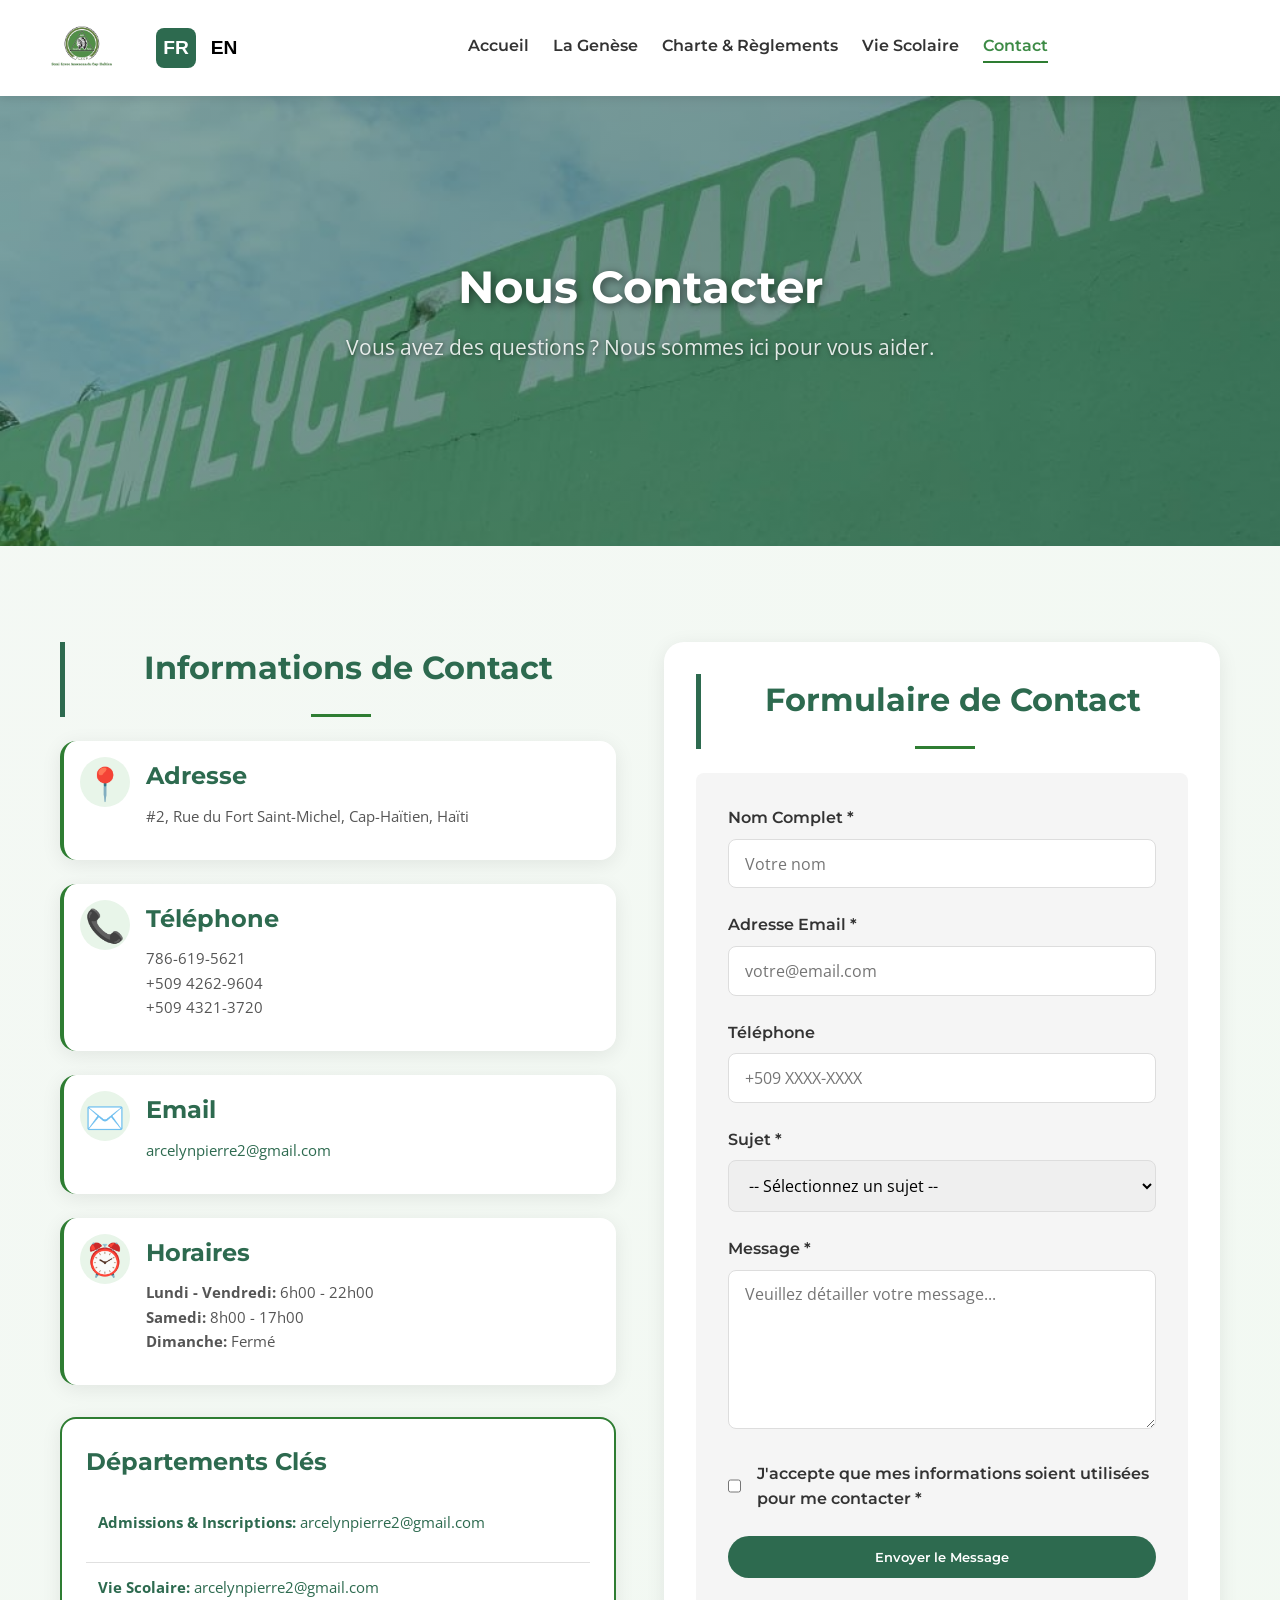
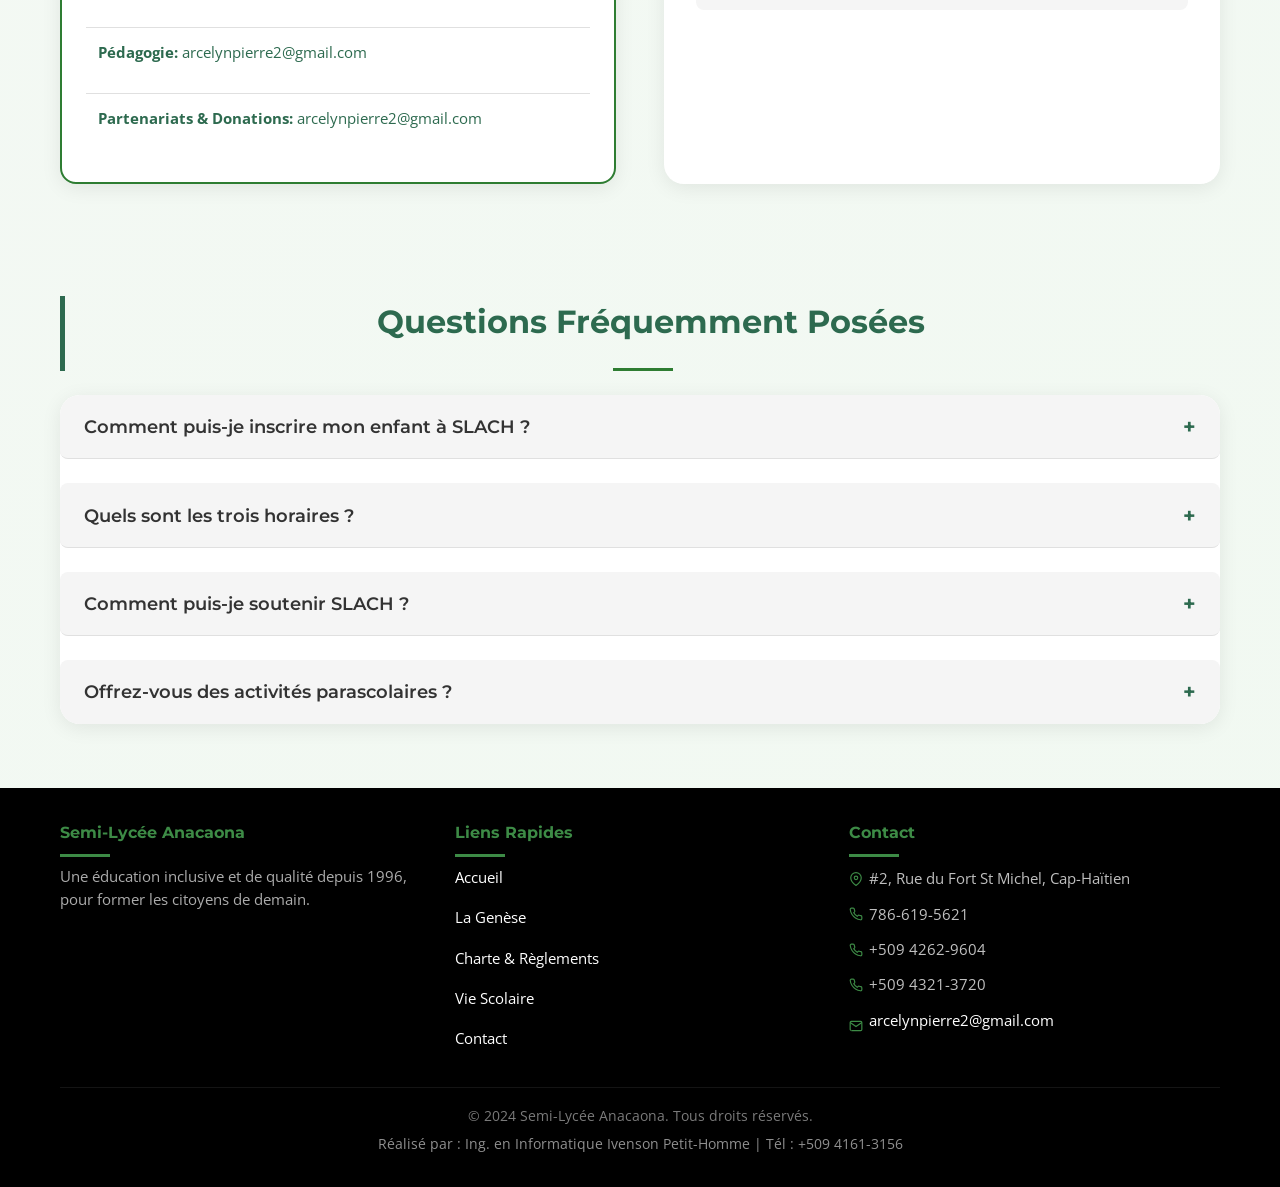
<file: pages/contact.html>
<!DOCTYPE html>
<html lang="fr">
<head>
    <meta charset="UTF-8">
    <meta name="viewport" content="width=device-width, initial-scale=1.0">
    <title>Contact - SLACH</title>
    <link href="https://fonts.googleapis.com/css2?family=Montserrat:wght@600;700;800&family=Open+Sans:wght@400;500;600&display=swap" rel="stylesheet">
    <link rel="stylesheet" href="../assets/css/styles.css">
    <style>
        * {
            margin: 0;
            padding: 0;
            box-sizing: border-box;
        }
        
        @keyframes fadeInUp {
            from { opacity: 0; transform: translateY(30px); }
            to { opacity: 1; transform: translateY(0); }
        }
        
        .animate-fadeInUp { animation: fadeInUp 0.8s ease-out forwards; }
        
        .scroll-reveal { 
            opacity: 0; 
            transform: translateY(50px); 
            transition: all 0.8s ease; 
        }
        
        .scroll-reveal.visible { 
            opacity: 1; 
            transform: translateY(0); 
        }
        
        /* Header */
        .logo-section {
            display: flex;
            align-items: center;
        }
        
        .logo {
            width: 100px;
            height: auto;
            max-height: 80px;
            object-fit: contain;
        }
        
        .header-container {
            display: flex;
            align-items: center;
            justify-content: space-between;
            flex-wrap: wrap;
            padding: 0.5rem 2rem;
            max-width: 1400px;
            margin: 0 auto;
        }
        
        .header {
            background: white;
            box-shadow: 0 2px 10px rgba(0,0,0,0.1);
            z-index: 1000;
        }
        
        .navbar {
            display: flex;
            gap: 1.5rem;
        }
        
        .nav-link {
            text-decoration: none;
            font-weight: 600;
            transition: color 0.3s ease;
            color: #333;
        }
        
        .nav-link:hover, .nav-link.active {
            color: #3D8B46;
        }
        
        .language-switcher {
            display: flex;
            gap: 0.5rem;
            align-items: center;
        }
        
        .lang-btn {
            background: none;
            border: none;
            cursor: pointer;
            font-size: 1.2rem;
            font-weight: bold;
            transition: transform 0.2s ease, background 0.3s ease;
            padding: 5px 12px;
            border-radius: 8px;
            line-height: 1;
        }
        
        .lang-btn:hover {
            transform: scale(1.05);
            background-color: #f0f0f0;
        }
        
        .lang-btn.active {
            background-color: #2d6a4f;
            color: white;
            border-radius: 8px;
        }
        
        .mobile-menu-toggle {
            display: none;
            background: none;
            border: none;
            font-size: 1.8rem;
            cursor: pointer;
        }
        
        .container {
            max-width: 1200px;
            margin: 0 auto;
            padding: 0 20px;
        }
        
        /* Page Title Section avec Background Photo - GRADYAN PI LEJÈ */
        .page-title-section {
            background: linear-gradient(135deg, rgba(45, 106, 79, 0.5), rgba(27, 77, 62, 0.6)), url('../assets/images/WhatsApp Image 2025-11-25 at 1.15.02 PM.jpeg');
            background-size: cover;
            background-position: center;
            background-repeat: no-repeat;
            color: white;
            text-align: center;
            padding: 8rem 2rem;
            margin-bottom: 2rem;
            min-height: 450px;
            display: flex;
            align-items: center;
            justify-content: center;
        }
        
        .page-title-section .container {
            width: 100%;
        }
        
        .page-title-section h1 {
            font-size: 2.8rem;
            margin-bottom: 1rem;
            text-shadow: 2px 2px 8px rgba(0,0,0,0.5);
        }
        
        .page-title-section p {
            font-size: 1.3rem;
            opacity: 0.95;
            text-shadow: 1px 1px 4px rgba(0,0,0,0.5);
        }
        
        /* Contact Main Grid */
        .contact-main-grid {
            display: grid;
            grid-template-columns: 1fr 1fr;
            gap: 3rem;
            margin: 3rem 0;
        }
        
        .section-title {
            color: #2d6a4f;
            font-size: 2rem;
            margin-bottom: 1.5rem;
            border-left: 5px solid #2d6a4f;
            padding-left: 1rem;
        }
        
        /* Contact Info Cards */
        .contact-info-card {
            display: flex;
            gap: 1rem;
            margin-bottom: 1.5rem;
            padding: 1rem;
            background: white;
            border-radius: 16px;
            box-shadow: 0 4px 20px rgba(0,0,0,0.08);
            transition: transform 0.3s ease;
        }
        
        .contact-info-card:hover {
            transform: translateX(5px);
        }
        
        .info-icon {
            font-size: 2rem;
            width: 50px;
            height: 50px;
            background: #e8f5e9;
            border-radius: 50%;
            display: flex;
            align-items: center;
            justify-content: center;
        }
        
        .info-content h3 {
            color: #2d6a4f;
            margin-bottom: 0.5rem;
        }
        
        .info-content p {
            color: #555;
            line-height: 1.6;
        }
        
        .info-content a {
            color: #2d6a4f;
            text-decoration: none;
        }
        
        .info-content a:hover {
            text-decoration: underline;
        }
        
        /* Departments */
        .contact-departments {
            background: white;
            border-radius: 16px;
            padding: 1.5rem;
            margin-top: 2rem;
            box-shadow: 0 4px 20px rgba(0,0,0,0.08);
        }
        
        .contact-departments h3 {
            color: #2d6a4f;
            margin-bottom: 1rem;
        }
        
        .department-item {
            padding: 0.75rem;
            border-bottom: 1px solid #e0e0e0;
        }
        
        .department-item:last-child {
            border-bottom: none;
        }
        
        .department-item p {
            color: #555;
        }
        
        .department-item strong {
            color: #2d6a4f;
        }
        
        /* Contact Form */
        .contact-form-section {
            background: white;
            border-radius: 20px;
            padding: 2rem;
            box-shadow: 0 4px 20px rgba(0,0,0,0.08);
        }
        
        .form-group {
            margin-bottom: 1.5rem;
        }
        
        .form-group label {
            display: block;
            margin-bottom: 0.5rem;
            font-weight: 600;
            color: #333;
        }
        
        .form-input {
            width: 100%;
            padding: 0.8rem 1rem;
            border: 1px solid #ddd;
            border-radius: 8px;
            font-family: 'Open Sans', sans-serif;
            font-size: 1rem;
            transition: border-color 0.3s ease;
        }
        
        .form-input:focus {
            outline: none;
            border-color: #2d6a4f;
        }
        
        textarea.form-input {
            resize: vertical;
        }
        
        .checkbox {
            display: flex;
            align-items: center;
            gap: 0.5rem;
        }
        
        .checkbox input {
            width: 18px;
            height: 18px;
        }
        
        .checkbox label {
            margin-bottom: 0;
        }
        
        .button {
            display: inline-block;
            padding: 0.8rem 1.5rem;
            border-radius: 30px;
            text-decoration: none;
            font-weight: 600;
            transition: all 0.3s ease;
            border: none;
            cursor: pointer;
        }
        
        .button-primary {
            background-color: #2d6a4f;
            color: white;
        }
        
        .button-primary:hover {
            background-color: #1b4d3e;
        }
        
        .success-message {
            background-color: #e8f5e9;
            color: #2d6a4f;
            padding: 1rem;
            border-radius: 8px;
            margin-top: 1rem;
            text-align: center;
        }
        
        /* FAQ Section */
        .faq-section {
            margin: 4rem 0;
        }
        
        .faq-container {
            background: white;
            border-radius: 20px;
            overflow: hidden;
            box-shadow: 0 4px 20px rgba(0,0,0,0.08);
        }
        
        .faq-item {
            border-bottom: 1px solid #e0e0e0;
        }
        
        .faq-item:last-child {
            border-bottom: none;
        }
        
        .faq-question {
            width: 100%;
            padding: 1.2rem 1.5rem;
            background: none;
            border: none;
            text-align: left;
            font-size: 1.1rem;
            font-weight: 600;
            color: #333;
            cursor: pointer;
            display: flex;
            justify-content: space-between;
            align-items: center;
            transition: background 0.3s ease;
        }
        
        .faq-question:hover {
            background: #f5f5f5;
        }
        
        .faq-icon {
            font-size: 1.3rem;
            font-weight: bold;
            color: #2d6a4f;
        }
        
        .faq-answer {
            padding: 0 1.5rem 1.2rem 1.5rem;
            color: #666;
            line-height: 1.6;
            border-top: 1px solid #e0e0e0;
        }
        
        /* Scroll to Top Button */
        .scroll-top-btn {
            position: fixed;
            bottom: 30px;
            right: 30px;
            width: 50px;
            height: 50px;
            background-color: #2d6a4f;
            color: white;
            border: none;
            border-radius: 50%;
            cursor: pointer;
            font-size: 1.5rem;
            display: flex;
            align-items: center;
            justify-content: center;
            transition: all 0.3s ease;
            opacity: 0;
            visibility: hidden;
            z-index: 999;
            box-shadow: 0 4px 15px rgba(0,0,0,0.2);
        }
        
        .scroll-top-btn:hover {
            background-color: #1b4d3e;
            transform: scale(1.1);
        }
        
        .scroll-top-btn.show {
            opacity: 1;
            visibility: visible;
        }
        
        @media (max-width: 768px) {
            .logo {
                width: 70px;
                max-height: 60px;
            }
            .navbar {
                display: none;
                width: 100%;
                flex-direction: column;
                gap: 0.5rem;
                margin-top: 1rem;
                text-align: center;
            }
            .navbar.active {
                display: flex;
            }
            .mobile-menu-toggle {
                display: block;
            }
            .header-container {
                padding: 0.5rem 1rem;
            }
            .contact-main-grid {
                grid-template-columns: 1fr;
                gap: 2rem;
            }
            .page-title-section {
                padding: 5rem 1rem;
                min-height: 350px;
            }
            .page-title-section h1 {
                font-size: 2rem;
            }
            .page-title-section p {
                font-size: 1.1rem;
            }
            .section-title {
                font-size: 1.6rem;
            }
            .lang-btn {
                font-size: 1rem;
                padding: 3px 8px;
            }
            .scroll-top-btn {
                width: 40px;
                height: 40px;
                font-size: 1.2rem;
                bottom: 20px;
                right: 20px;
            }
        }
        
        @media (max-width: 480px) {
            .lang-btn {
                font-size: 0.9rem;
                padding: 2px 6px;
            }
            .logo {
                width: 55px;
                max-height: 50px;
            }
            .page-title-section {
                padding: 4rem 1rem;
                min-height: 280px;
            }
            .page-title-section h1 {
                font-size: 1.6rem;
            }
            .contact-info-card {
                flex-direction: column;
                text-align: center;
            }
            .info-icon {
                margin: 0 auto;
            }
        }
    </style>
</head>
<body>
    <!-- HEADER & NAVIGATION - PA FIX -->
    <header class="header">
        <div class="header-container">
            <div class="logo-section">
                <img src="../assets/images/LOGO1-removebg-preview.png" alt="Logo SLACH" class="logo">
            </div>
            <div class="language-switcher">
                <button class="lang-btn active" data-lang="fr">FR</button>
                <button class="lang-btn" data-lang="en">EN</button>
            </div>
            <button class="mobile-menu-toggle" id="mobileMenuToggle">☰</button>
            <nav class="navbar">
                <a href="../index.html" class="nav-link" data-fr="Accueil" data-en="Home">Accueil</a>
                <a href="genese.html" class="nav-link" data-fr="La Genèse" data-en="The Genesis">La Genèse</a>
                <a href="charter.html" class="nav-link" data-fr="Charte & Règlements" data-en="Charter & Rules">Charte & Règlements</a>
                <a href="vie-scolaire.html" class="nav-link" data-fr="Vie Scolaire" data-en="School Life">Vie Scolaire</a>
                <a href="contact.html" class="nav-link active" data-fr="Contact" data-en="Contact">Contact</a>
            </nav>
        </div>
    </header>

    <!-- PAGE TITLE AVEC BACKGROUND FOTO - GRADYAN PI LEJÈ -->
    <section class="page-title-section animate-fadeInUp">
        <div class="container">
            <h1 data-fr="Nous Contacter" data-en="Contact Us">Nous Contacter</h1>
            <p data-fr="Vous avez des questions ? Nous sommes ici pour vous aider." data-en="Have questions? We're here to help.">Vous avez des questions ? Nous sommes ici pour vous aider.</p>
        </div>
    </section>

    <main class="container">
        <div class="contact-main-grid">
            <!-- LEFT SIDE: CONTACT INFO -->
            <section class="contact-info-section scroll-reveal">
                <h2 class="section-title" data-fr="Informations de Contact" data-en="Contact Information">Informations de Contact</h2>
                
                <div class="contact-info-card">
                    <div class="info-icon">📍</div>
                                      <div class="info-content">
                        <h3 data-fr="Adresse" data-en="Address">Adresse</h3>
                        <p data-fr="#2, Rue du Fort Saint-Michel, Cap-Haïtien, Haïti" data-en="#2, Rue du Fort Saint-Michel, Cap-Haitien, Haiti">
                            #2, Rue du Fort Saint-Michel, Cap-Haïtien, Haïti
                        </p>
                    </div>
                </div>

                <div class="contact-info-card">
                    <div class="info-icon">📞</div>
                    <div class="info-content">
                        <h3 data-fr="Téléphone" data-en="Phone">Téléphone</h3>
                        <p>
                            786-619-5621<br>
                            +509 4262-9604<br>
                            +509 4321-3720
                        </p>
                    </div>
                </div>

                <div class="contact-info-card">
                    <div class="info-icon">✉️</div>
                    <div class="info-content">
                        <h3 data-fr="Email" data-en="Email">Email</h3>
                        <p>
                            <a href="mailto:arcelynpierre2@gmail.com">arcelynpierre2@gmail.com</a>
                        </p>
                    </div>
                </div>

                <div class="contact-info-card">
                    <div class="info-icon">⏰</div>
                    <div class="info-content">
                        <h3 data-fr="Horaires" data-en="Hours">Horaires</h3>
                        <p>
                            <strong data-fr="Lundi - Vendredi:" data-en="Monday - Friday:">Lundi - Vendredi:</strong> 6h00 - 22h00<br>
                            <strong data-fr="Samedi:" data-en="Saturday:">Samedi:</strong> 8h00 - 17h00<br>
                            <strong data-fr="Dimanche:" data-en="Sunday:">Dimanche:</strong> <span data-fr="Fermé" data-en="Closed">Fermé</span>
                        </p>
                    </div>
                </div>

                <div class="contact-departments">
                    <h3 data-fr="Départements Clés" data-en="Key Departments">Départements Clés</h3>
                    <div class="department-item">
                        <p><strong data-fr="Admissions & Inscriptions:" data-en="Admissions & Registration:">Admissions & Inscriptions:</strong> <a href="mailto:arcelynpierre2@gmail.com" style="color: #2d6a4f;">arcelynpierre2@gmail.com</a></p>
                    </div>
                    <div class="department-item">
                        <p><strong data-fr="Vie Scolaire:" data-en="School Life:">Vie Scolaire:</strong> <a href="mailto:arcelynpierre2@gmail.com" style="color: #2d6a4f;">arcelynpierre2@gmail.com</a></p>
                    </div>
                    <div class="department-item">
                        <p><strong data-fr="Pédagogie:" data-en="Pedagogy:">Pédagogie:</strong> <a href="mailto:arcelynpierre2@gmail.com" style="color: #2d6a4f;">arcelynpierre2@gmail.com</a></p>
                    </div>
                    <div class="department-item">
                        <p><strong data-fr="Partenariats & Donations:" data-en="Partnerships & Donations:">Partenariats & Donations:</strong> <a href="mailto:arcelynpierre2@gmail.com" style="color: #2d6a4f;">arcelynpierre2@gmail.com</a></p>
                    </div>
                </div>
            </section>

            <!-- RIGHT SIDE: CONTACT FORM -->
            <section class="contact-form-section scroll-reveal">
                <h2 class="section-title" data-fr="Formulaire de Contact" data-en="Contact Form">Formulaire de Contact</h2>
                <form class="contact-form" id="contactForm" action="https://formspree.io/f/xwvjekqz" method="POST">
                    <div class="form-group">
                        <label for="name" data-fr="Nom Complet *" data-en="Full Name *">Nom Complet *</label>
                        <input 
                            type="text" 
                            id="name" 
                            name="name" 
                            required 
                            placeholder="Votre nom"
                            data-fr-placeholder="Votre nom" 
                            data-en-placeholder="Your name"
                            class="form-input"
                        >
                    </div>

                    <div class="form-group">
                        <label for="email" data-fr="Adresse Email *" data-en="Email Address *">Adresse Email *</label>
                        <input 
                            type="email" 
                            id="email" 
                            name="email" 
                            required 
                            placeholder="votre@email.com"
                            data-fr-placeholder="votre@email.com" 
                            data-en-placeholder="your@email.com"
                            class="form-input"
                        >
                    </div>

                    <div class="form-group">
                        <label for="phone" data-fr="Téléphone" data-en="Phone">Téléphone</label>
                        <input 
                            type="tel" 
                            id="phone" 
                            name="phone" 
                            placeholder="+509 XXXX-XXXX"
                            data-fr-placeholder="+509 XXXX-XXXX" 
                            data-en-placeholder="+509 XXXX-XXXX"
                            class="form-input"
                        >
                    </div>

                    <div class="form-group">
                        <label for="subject" data-fr="Sujet *" data-en="Subject *">Sujet *</label>
                        <select id="subject" name="subject" required class="form-input">
                            <option value="" data-fr="-- Sélectionnez un sujet --" data-en="-- Select a subject --">-- Sélectionnez un sujet --</option>
                            <option value="admission" data-fr="Admission & Inscription" data-en="Admission & Registration">Admission & Inscription</option>
                            <option value="question" data-fr="Question Générale" data-en="General Question">Question Générale</option>
                            <option value="partenariat" data-fr="Partenariat ou Donation" data-en="Partnership or Donation">Partenariat ou Donation</option>
                            <option value="emploi" data-fr="Opportunité d'Emploi" data-en="Job Opportunity">Opportunité d'Emploi</option>
                            <option value="autre" data-fr="Autre" data-en="Other">Autre</option>
                        </select>
                    </div>

                    <div class="form-group">
                        <label for="message" data-fr="Message *" data-en="Message *">Message *</label>
                        <textarea 
                            id="message" 
                            name="message" 
                            required 
                            rows="6"
                            placeholder="Veuillez détailler votre message..."
                            data-fr-placeholder="Veuillez détailler votre message..." 
                            data-en-placeholder="Please detail your message..."
                            class="form-input"
                        ></textarea>
                    </div>

                    <div class="form-group checkbox">
                        <input 
                            type="checkbox" 
                            id="terms" 
                            name="terms" 
                            required
                        >
                        <label for="terms" style="display: inline;" data-fr="J'accepte que mes informations soient utilisées pour me contacter *" data-en="I agree that my information may be used to contact me *">
                            J'accepte que mes informations soient utilisées pour me contacter *
                        </label>
                    </div>

                    <button type="submit" class="button button-primary" style="width: 100%;" data-fr="Envoyer le Message" data-en="Send Message">
                        Envoyer le Message
                    </button>
                </form>

                <div id="successMessage" class="success-message" style="display: none;">
                    <p data-fr="✓ Merci ! Votre message a été envoyé avec succès. Nous vous contacterons bientôt." data-en="✓ Thank you! Your message has been successfully sent. We will contact you soon.">✓ Merci ! Votre message a été envoyé avec succès. Nous vous contacterons bientôt.</p>
                </div>
            </section>
        </div>

        <!-- FAQ SECTION -->
        <section class="faq-section scroll-reveal">
            <h2 class="section-title" data-fr="Questions Fréquemment Posées" data-en="Frequently Asked Questions">Questions Fréquemment Posées</h2>
            <div class="faq-container">
                <div class="faq-item">
                    <button class="faq-question">
                        <span data-fr="Comment puis-je inscrire mon enfant à SLACH ?" data-en="How can I enroll my child at SLACH?">Comment puis-je inscrire mon enfant à SLACH ?</span>
                        <span class="faq-icon">+</span>
                    </button>
                    <div class="faq-answer" style="display: none;">
                        <p data-fr="Pour inscrire votre enfant, veuillez contacter notre bureau d'admissions. Nous accueillons les enfants de tous les horizons, indépendamment de leur situation économique. Vous devrez remplir un formulaire d'admission et discuter des besoins spécifiques de votre enfant." data-en="To enroll your child, please contact our admissions office. We welcome children from all backgrounds, regardless of their economic situation. You will need to complete an admissions form and discuss your child's specific needs.">
                            Pour inscrire votre enfant, veuillez contacter notre bureau d'admissions. 
                            Nous accueillons les enfants de tous les horizons, indépendamment de leur situation économique. 
                            Vous devrez remplir un formulaire d'admission et discuter des besoins spécifiques de votre enfant.
                        </p>
                    </div>
                </div>

                <div class="faq-item">
                    <button class="faq-question">
                        <span data-fr="Quels sont les trois horaires ?" data-en="What are the three schedules?">Quels sont les trois horaires ?</span>
                        <span class="faq-icon">+</span>
                    </button>
                    <div class="faq-answer" style="display: none;">
                        <p data-fr="Nous offrons trois horaires : le matin (7h-12h30), l'après-midi (13h-18h) et le soir (18h30-21h30). Chaque horaire propose un programme académique complet. Vous pouvez choisir celui qui convient le mieux aux besoins de votre enfant." data-en="We offer three schedules: morning (7-12:30 PM), afternoon (1-6 PM), and evening (6:30-9:30 PM). Each schedule offers a complete academic program. You can choose the one that best suits your child's needs.">
                            Nous offrons trois horaires : le matin (7h-12h30), l'après-midi (13h-18h) et le soir (18h30-21h30). 
                            Chaque horaire propose un programme académique complet. Vous pouvez choisir celui qui convient le mieux 
                            aux besoins de votre enfant.
                        </p>
                    </div>
                </div>

                <div class="faq-item">
                    <button class="faq-question">
                        <span data-fr="Comment puis-je soutenir SLACH ?" data-en="How can I support SLACH?">Comment puis-je soutenir SLACH ?</span>
                        <span class="faq-icon">+</span>
                    </button>
                    <div class="faq-answer" style="display: none;">
                        <p data-fr="Il y a plusieurs façons de soutenir notre mission : par des donations, des bénévolats, des partenariats institutionnels, ou en partageant notre vision. Contactez notre département des partenaires pour discuter des options." data-en="There are several ways to support our mission: through donations, volunteering, institutional partnerships, or by sharing our vision. Contact our partnerships department to discuss options.">
                            Il y a plusieurs façons de soutenir notre mission : par des donations, des bénévolats, 
                            des partenariats institutionnels, ou en partageant notre vision. 
                            Contactez notre département des partenaires pour discuter des options.
                        </p>
                    </div>
                </div>

                <div class="faq-item">
                    <button class="faq-question">
                        <span data-fr="Offrez-vous des activités parascolaires ?" data-en="Do you offer extracurricular activities?">Offrez-vous des activités parascolaires ?</span>
                        <span class="faq-icon">+</span>
                    </button>
                    <div class="faq-answer" style="display: none;">
                        <p data-fr="Oui, nous avons plusieurs clubs et activités : théâtre, sports, arts, technologie, musique et clubs de citoyenneté. Ces activités sont conçues pour enrichir l'expérience éducative et développer les talents de chaque élève." data-en="Yes, we have several clubs and activities: theater, sports, arts, technology, music, and citizenship clubs. These activities are designed to enrich the educational experience and develop each student's talents.">
                            Oui, nous avons plusieurs clubs et activités : théâtre, sports, arts, technologie, 
                            musique et clubs de citoyenneté. Ces activités sont conçues pour enrichir l'expérience éducative 
                            et développer les talents de chaque élève.
                        </p>
                    </div>
                </div>
            </div>
        </section>
    </main>

    <!-- FOOTER - NWA (NOIR FONCÉ) -->
    <footer class="footer" style="padding: 2rem 0; font-size: 0.9rem; background: #000000; color: white;">
        <div class="container">
            <div class="footer-content" style="display: grid; grid-template-columns: repeat(auto-fit, minmax(200px, 1fr)); gap: 1.5rem; margin-bottom: 1.5rem;">
                
                <div class="footer-section">
                    <h4 style="margin-bottom: 0.5rem; font-size: 1rem; color: #3D8B46;" data-fr="Semi-Lycée Anacaona" data-en="Semi-Lycée Anacaona">Semi-Lycée Anacaona</h4>
                    <p style="margin: 0; line-height: 1.5; opacity: 0.9;" data-fr="Une éducation inclusive et de qualité depuis 1996, pour former les citoyens de demain." data-en="Inclusive and quality education since 1996, shaping the citizens of tomorrow.">Une éducation inclusive et de qualité depuis 1996, pour former les citoyens de demain.</p>
                </div>

                <div class="footer-section">
                    <h4 style="margin-bottom: 0.5rem; font-size: 1rem; color: #3D8B46;" data-fr="Liens Rapides" data-en="Quick Links">Liens Rapides</h4>
                    <div style="display: flex; flex-direction: column; gap: 0.25rem;">
                        <a href="../index.html" style="color: white; text-decoration: none;" data-fr="Accueil" data-en="Home">Accueil</a>
                        <a href="genese.html" style="color: white; text-decoration: none;" data-fr="La Genèse" data-en="The Genesis">La Genèse</a>
                        <a href="charter.html" style="color: white; text-decoration: none;" data-fr="Charte & Règlements" data-en="Charter & Rules">Charte & Règlements</a>
                        <a href="vie-scolaire.html" style="color: white; text-decoration: none;" data-fr="Vie Scolaire" data-en="School Life">Vie Scolaire</a>
                        <a href="contact.html" style="color: white; text-decoration: none;" data-fr="Contact" data-en="Contact">Contact</a>
                    </div>
                </div>
                
                <div class="footer-section">
                    <h4 style="margin-bottom: 0.5rem; font-size: 1rem; color: #3D8B46;" data-fr="Contact" data-en="Contact">Contact</h4>
                    <div style="display: flex; flex-direction: column; gap: 0.5rem;">
                        <p style="display: flex; align-items: center; gap: 6px; margin: 0;">
                            <svg width="14" height="14" viewBox="0 0 24 24" fill="none" stroke="#3D8B46" stroke-width="2"><path d="M21 10c0 7-9 13-9 13s-9-6-9-13a9 9 0 0 1 18 0z"></path><circle cx="12" cy="10" r="3"></circle></svg>
                            <span data-fr="#2, Rue du Fort St Michel, Cap-Haïtien" data-en="#2, Rue du Fort St Michel, Cap-Haitien">#2, Rue du Fort St Michel, Cap-Haïtien</span>
                        </p>
                        <p style="display: flex; align-items: center; gap: 6px; margin: 0;">
                            <svg width="14" height="14" viewBox="0 0 24 24" fill="none" stroke="#3D8B46" stroke-width="2"><path d="M22 16.92v3a2 2 0 0 1-2.18 2 19.79 19.79 0 0 1-8.63-3.07 19.5 19.5 0 0 1-6-6 19.79 19.79 0 0 1-3.07-8.67A2 2 0 0 1 4.11 2h3a2 2 0 0 1 2 1.72 12.84 12.84 0 0 0 .7 2.81 2 2 0 0 1-.45 2.11L8.09 9.91a16 16 0 0 0 6 6l1.27-1.27a2 2 0 0 1 2.11-.45 12.84 12.84 0 0 0 2.81.7A2 2 0 0 1 22 16.92z"></path></svg>
                            786-619-5621
                        </p>
                        <p style="display: flex; align-items: center; gap: 6px; margin: 0;">
                            <svg width="14" height="14" viewBox="0 0 24 24" fill="none" stroke="#3D8B46" stroke-width="2"><path d="M22 16.92v3a2 2 0 0 1-2.18 2 19.79 19.79 0 0 1-8.63-3.07 19.5 19.5 0 0 1-6-6 19.79 19.79 0 0 1-3.07-8.67A2 2 0 0 1 4.11 2h3a2 2 0 0 1 2 1.72 12.84 12.84 0 0 0 .7 2.81 2 2 0 0 1-.45 2.11L8.09 9.91a16 16 0 0 0 6 6l1.27-1.27a2 2 0 0 1 2.11-.45 12.84 12.84 0 0 0 2.81.7A2 2 0 0 1 22 16.92z"></path></svg>
                            +509 4262-9604
                        </p>
                        <p style="display: flex; align-items: center; gap: 6px; margin: 0;">
                            <svg width="14" height="14" viewBox="0 0 24 24" fill="none" stroke="#3D8B46" stroke-width="2"><path d="M22 16.92v3a2 2 0 0 1-2.18 2 19.79 19.79 0 0 1-8.63-3.07 19.5 19.5 0 0 1-6-6 19.79 19.79 0 0 1-3.07-8.67A2 2 0 0 1 4.11 2h3a2 2 0 0 1 2 1.72 12.84 12.84 0 0 0 .7 2.81 2 2 0 0 1-.45 2.11L8.09 9.91a16 16 0 0 0 6 6l1.27-1.27a2 2 0 0 1 2.11-.45 12.84 12.84 0 0 0 2.81.7A2 2 0 0 1 22 16.92z"></path></svg>
                            +509 4321-3720
                        </p>
                        <p style="display: flex; align-items: center; gap: 6px; margin: 0;">
                            <svg width="14" height="14" viewBox="0 0 24 24" fill="none" stroke="#3D8B46" stroke-width="2"><path d="M4 4h16c1.1 0 2 .9 2 2v12c0 1.1-.9 2-2 2H4c1.1 0-2-.9-2-2V6c0-1.1.9-2 2-2z"></path><polyline points="22,6 12,13 2,6"></polyline></svg>
                            <a href="mailto:arcelynpierre2@gmail.com" style="color: white; text-decoration: none;">arcelynpierre2@gmail.com</a>
                        </p>
                    </div>
                </div>
                
            </div>
            
            <div class="footer-bottom" style="border-top: 1px solid rgba(255,255,255,0.1); padding-top: 1rem; text-align: center; font-size: 0.8rem; opacity: 0.8; line-height: 1.6;">
                <p data-fr="© 2024 Semi-Lycée Anacaona. Tous droits réservés." data-en="© 2024 Semi-Lycée Anacaona. All rights reserved.">© 2024 Semi-Lycée Anacaona. Tous droits réservés.</p>
                <p style="margin-top: 5px; color: rgba(255,255,255,0.7);">
                    <span data-fr="Réalisé par : Ing. en Informatique Ivenson Petit-Homme | Tél : " data-en="Developed by: Ing. en Informatique Ivenson Petit-Homme | Tel: ">Réalisé par : Ing. en Informatique Ivenson Petit-Homme | Tél : </span>
                    +509 4161-3156
                </p>
            </div>
        </div>
    </footer>

    <!-- BOUTON SCROLL TO TOP -->
    <button class="scroll-top-btn" id="scrollTopBtn" title="Remonte anlè">↑</button>

    <script>
        // ==================== TRADUCTION FR/EN ====================
        let currentLang = 'fr';
        
        function switchLanguage(lang) {
            currentLang = lang;
            
            // Tradiksyon pou tout eleman ki gen data-fr ak data-en
            document.querySelectorAll('[data-fr][data-en]').forEach(element => {
                if (lang === 'fr') {
                    element.textContent = element.getAttribute('data-fr');
                } else if (lang === 'en') {
                    element.textContent = element.getAttribute('data-en');
                }
            });
            
            // Tradiksyon pou placeholder yo
            document.querySelectorAll('[data-fr-placeholder][data-en-placeholder]').forEach(element => {
                if (lang === 'fr') {
                    element.placeholder = element.getAttribute('data-fr-placeholder');
                } else if (lang === 'en') {
                    element.placeholder = element.getAttribute('data-en-placeholder');
                }
            });
            
            // Tradiksyon pou select options yo
            document.querySelectorAll('option[data-fr][data-en]').forEach(element => {
                if (lang === 'fr') {
                    element.textContent = element.getAttribute('data-fr');
                } else if (lang === 'en') {
                    element.textContent = element.getAttribute('data-en');
                }
            });
            
            // Mete ajou bouton aktif la
            document.querySelectorAll('.lang-btn').forEach(btn => {
                if (btn.getAttribute('data-lang') === lang) {
                    btn.classList.add('active');
                } else {
                    btn.classList.remove('active');
                }
            });
            
            // Sove lang lan nan localStorage
            localStorage.setItem('preferred_language', lang);
        }
        
        // Evènman pou bouton lang yo
        document.querySelectorAll('.lang-btn').forEach(btn => {
            btn.addEventListener('click', () => {
                const lang = btn.getAttribute('data-lang');
                switchLanguage(lang);
            });
        });
        
        // Chaje dènye lang ki te itilize a
        const savedLang = localStorage.getItem('preferred_language');
        if (savedLang && (savedLang === 'fr' || savedLang === 'en')) {
            switchLanguage(savedLang);
        }
        
        // ==================== MENI MOBIL ====================
        const toggleBtn = document.getElementById('mobileMenuToggle');
        const navbar = document.querySelector('.navbar');
        if (toggleBtn && navbar) {
            toggleBtn.addEventListener('click', function() {
                navbar.classList.toggle('active');
            });
        }
        
        // Fèmen meni lè yon lyen klike
        const navLinks = document.querySelectorAll('.nav-link');
        navLinks.forEach(link => {
            link.addEventListener('click', () => {
                if (navbar.classList.contains('active')) {
                    navbar.classList.remove('active');
                }
            });
        });
        
        // ==================== FAQ ACCORDION ====================
        const faqQuestions = document.querySelectorAll('.faq-question');
        
        faqQuestions.forEach(button => {
            button.addEventListener('click', () => {
                const answer = button.nextElementSibling;
                const icon = button.querySelector('.faq-icon');
                
                if (answer.style.display === 'none' || answer.style.display === '') {
                    answer.style.display = 'block';
                    icon.textContent = '−';
                } else {
                    answer.style.display = 'none';
                    icon.textContent = '+';
                }
            });
        });
        
        // ==================== FORM SUBMIT ====================
        const contactForm = document.getElementById('contactForm');
        const successMessage = document.getElementById('successMessage');
        
        if (contactForm) {
            contactForm.addEventListener('submit', async (e) => {
                e.preventDefault();
                
                const formData = new FormData(contactForm);
                
                try {
                    const response = await fetch(contactForm.action, {
                        method: 'POST',
                        body: formData,
                        headers: {
                            'Accept': 'application/json'
                        }
                    });
                    
                    if (response.ok) {
                        contactForm.reset();
                        successMessage.style.display = 'block';
                        setTimeout(() => {
                            successMessage.style.display = 'none';
                        }, 5000);
                    } else {
                        alert('Une erreur est survenue. Veuillez réessayer.');
                    }
                } catch (error) {
                    alert('Une erreur est survenue. Veuillez réessayer.');
                }
            });
        }
        
        // ==================== SCROLL REVEAL ====================
        const revealElements = document.querySelectorAll('.scroll-reveal');
        function checkReveal() {
            revealElements.forEach(el => {
                const rect = el.getBoundingClientRect();
                if (rect.top < window.innerHeight - 100) {
                    el.classList.add('visible');
                }
            });
        }
        window.addEventListener('scroll', checkReveal);
        window.addEventListener('load', checkReveal);
        
        // ==================== SCROLL TO TOP ====================
        const scrollTopBtn = document.getElementById('scrollTopBtn');
        
        function checkScroll() {
            if (window.scrollY > 300) {
                scrollTopBtn.classList.add('show');
            } else {
                scrollTopBtn.classList.remove('show');
            }
        }
        
        function scrollToTop() {
            window.scrollTo({
                top: 0,
                behavior: 'smooth'
            });
        }
        
        window.addEventListener('scroll', checkScroll);
        if (scrollTopBtn) {
            scrollTopBtn.addEventListener('click', scrollToTop);
        }
    </script>
</body>
</html>
</file>
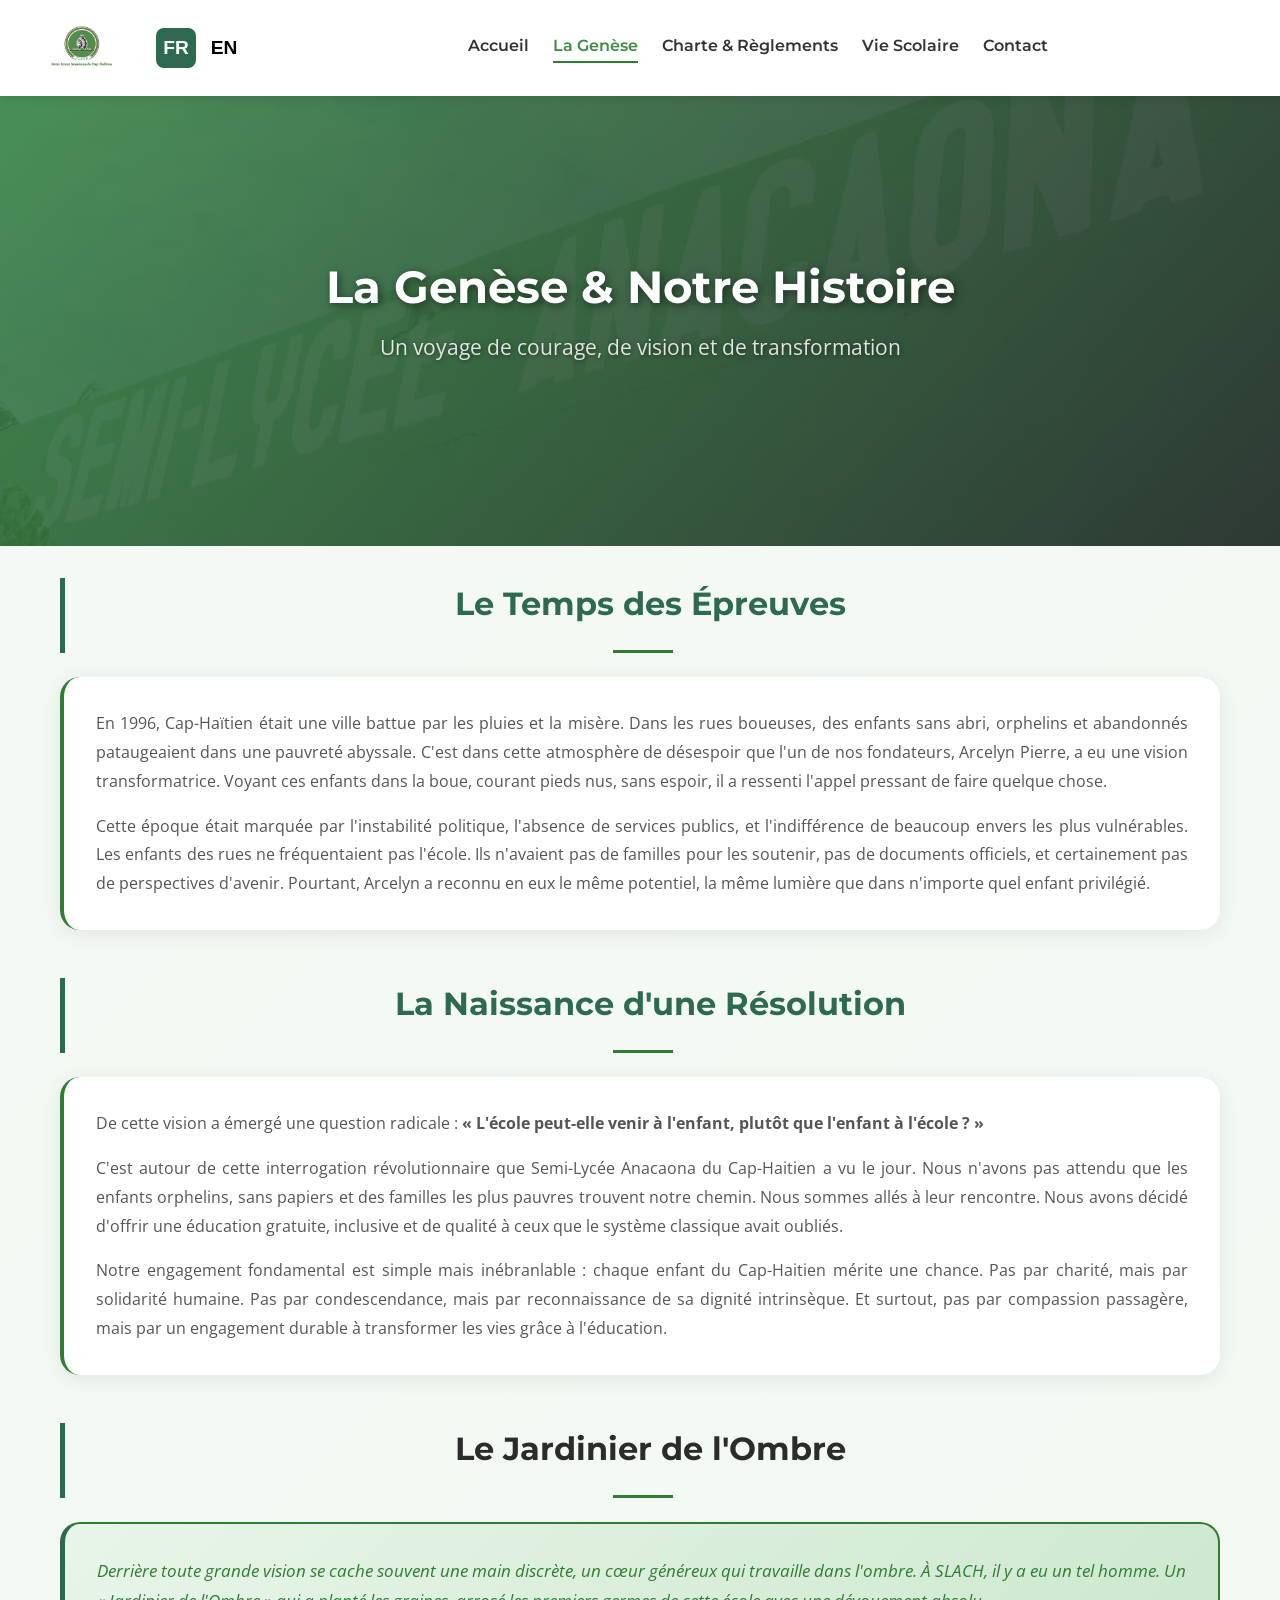
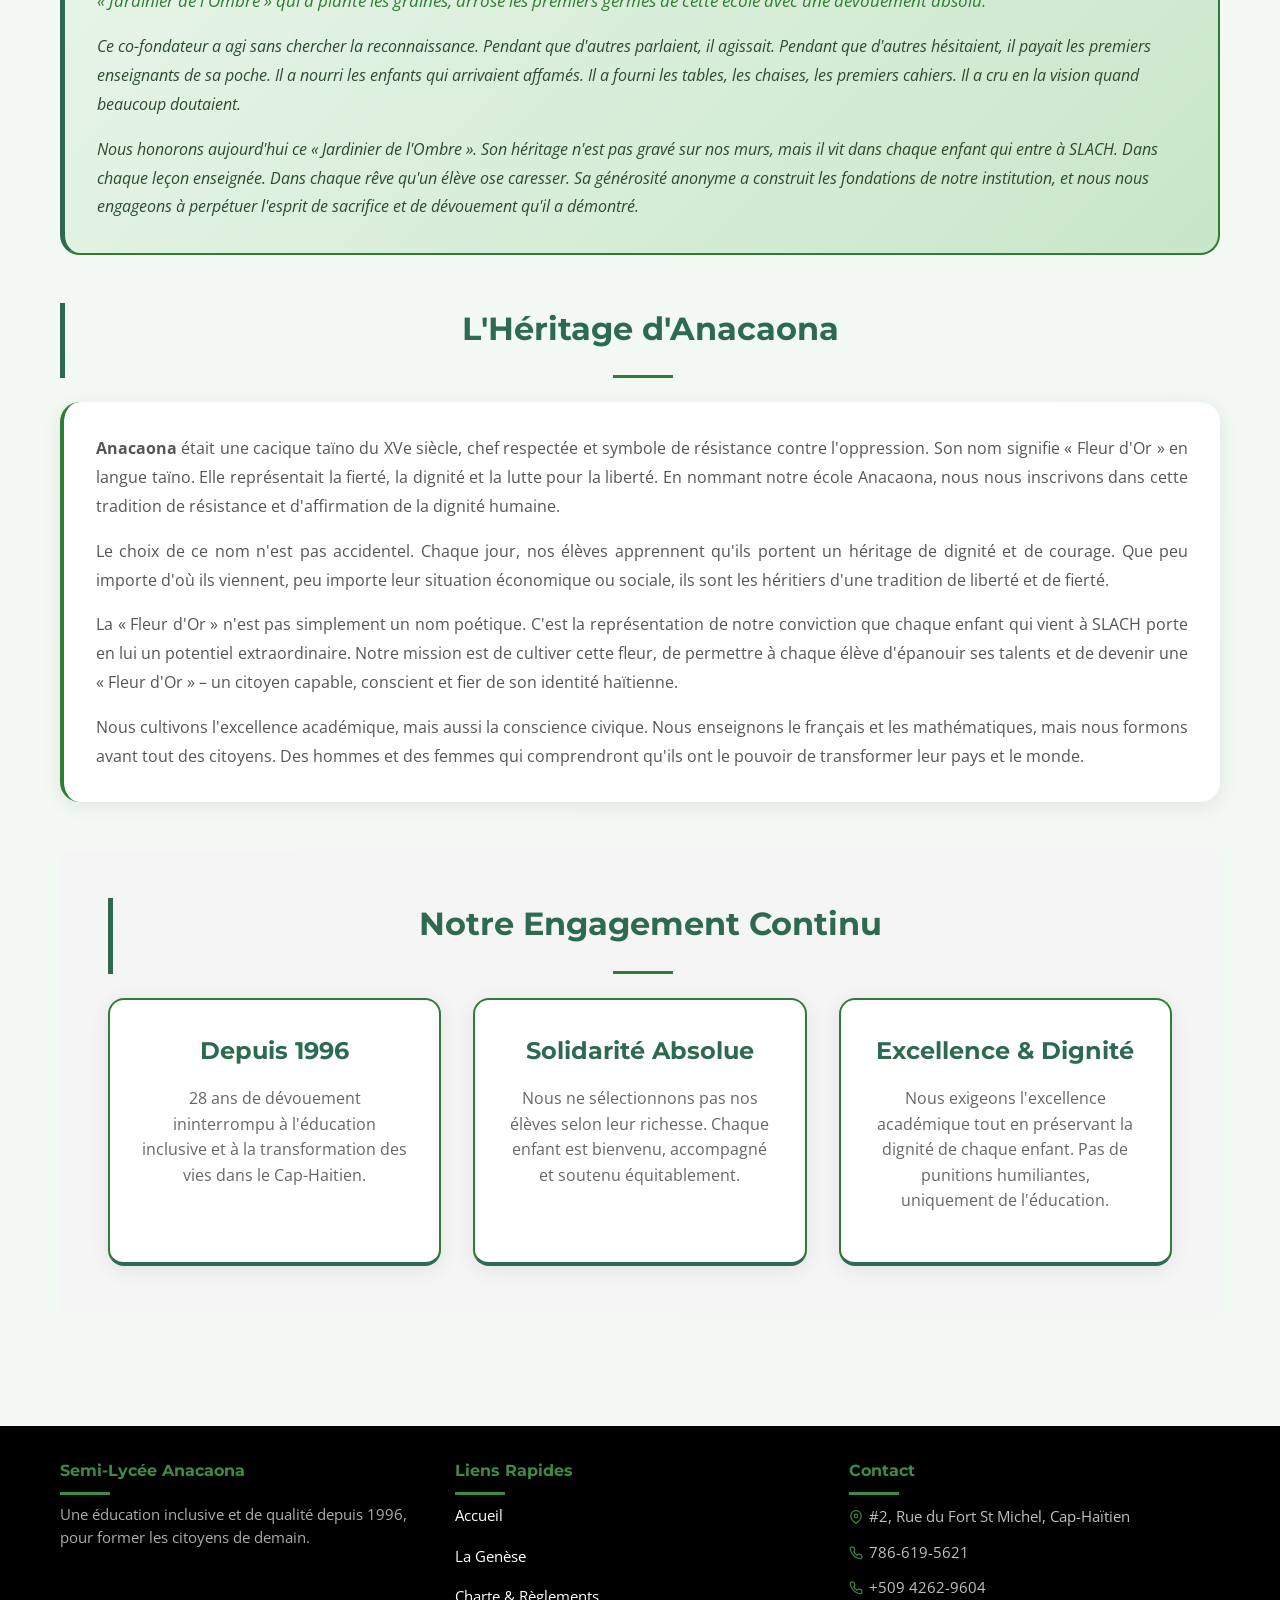
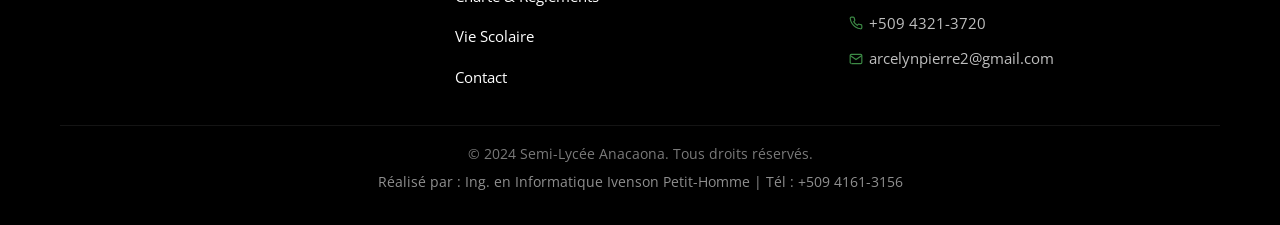
<file: pages/genese.html>
<!DOCTYPE html>
<html lang="fr">
<head>
    <meta charset="UTF-8">
    <meta name="viewport" content="width=device-width, initial-scale=1.0">
    <title>La Genèse - SLACH</title>
    <link href="https://fonts.googleapis.com/css2?family=Montserrat:wght@600;700;800&family=Open+Sans:wght@400;500;600&display=swap" rel="stylesheet">
    <link rel="stylesheet" href="../assets/css/styles.css">
    <style>
        * {
            margin: 0;
            padding: 0;
            box-sizing: border-box;
        }
        
        @keyframes fadeInUp {
            from { opacity: 0; transform: translateY(30px); }
            to { opacity: 1; transform: translateY(0); }
        }
        
        @keyframes scroll {
            0% { transform: translateX(0); }
            100% { transform: translateX(-50%); }
        }
        
        .animate-fadeInUp { animation: fadeInUp 0.8s ease-out forwards; }
        
        .scroll-reveal { 
            opacity: 0; 
            transform: translateY(50px); 
            transition: all 0.8s ease; 
        }
        
        .scroll-reveal.visible { 
            opacity: 1; 
            transform: translateY(0); 
        }
        
        /* Header */
        .logo-section {
            display: flex;
            align-items: center;
        }
        
        .logo {
            width: 100px;
            height: auto;
            max-height: 80px;
            object-fit: contain;
        }
        
        .header-container {
            display: flex;
            align-items: center;
            justify-content: space-between;
            flex-wrap: wrap;
            padding: 0.5rem 2rem;
            max-width: 1400px;
            margin: 0 auto;
        }
        
        .header {
            background: white;
            box-shadow: 0 2px 10px rgba(0,0,0,0.1);
            z-index: 1000;
        }
        
        .navbar {
            display: flex;
            gap: 1.5rem;
        }
        
        .nav-link {
            text-decoration: none;
            font-weight: 600;
            transition: color 0.3s ease;
            color: #333;
        }
        
        .nav-link:hover, .nav-link.active {
            color: #3D8B46;
        }
        
        .language-switcher {
            display: flex;
            gap: 0.5rem;
            align-items: center;
        }
        
        .lang-btn {
            background: none;
            border: none;
            cursor: pointer;
            font-size: 1.2rem;
            font-weight: bold;
            transition: transform 0.2s ease, background 0.3s ease;
            padding: 5px 12px;
            border-radius: 8px;
            line-height: 1;
        }
        
        .lang-btn:hover {
            transform: scale(1.05);
            background-color: #f0f0f0;
        }
        
        .lang-btn.active {
            background-color: #2d6a4f;
            color: white;
            border-radius: 8px;
        }
        
        .mobile-menu-toggle {
            display: none;
            background: none;
            border: none;
            font-size: 1.8rem;
            cursor: pointer;
        }
        
        .container {
            max-width: 1200px;
            margin: 0 auto;
            padding: 0 20px;
        }
        
        /* Page Header Banner avec Background Photo - GRADYAN PI LEJÈ */
        .page-header-banner {
            position: relative;
            background: linear-gradient(135deg, rgba(45, 106, 79, 0.5), rgba(27, 77, 62, 0.6)), url('../assets/images/WhatsApp Image 2025-11-25 at 1.15.02 PM.jpeg');
            background-size: cover;
            background-position: center;
            background-repeat: no-repeat;
            min-height: 450px;
            display: flex;
            align-items: center;
            justify-content: center;
            text-align: center;
            padding: 8rem 2rem;
            margin-bottom: 2rem;
        }
        
        .banner-overlay {
            color: white;
            width: 100%;
        }
        
        .banner-title {
            font-size: 2.8rem;
            margin-bottom: 1rem;
            text-shadow: 2px 2px 8px rgba(0,0,0,0.5);
        }
        
        .banner-subtitle {
            font-size: 1.3rem;
            opacity: 0.95;
            text-shadow: 1px 1px 4px rgba(0,0,0,0.5);
        }
        
        /* Genese Main Content */
        .genese-main {
            padding: 0 0 4rem 0;
        }
        
        .history-section {
            margin-bottom: 3rem;
        }
        
        .section-title {
            color: #2d6a4f;
            font-size: 2rem;
            margin-bottom: 1.5rem;
            border-left: 5px solid #2d6a4f;
            padding-left: 1rem;
        }
        
        .content-box {
            background: white;
            border-radius: 20px;
            padding: 2rem;
            box-shadow: 0 4px 20px rgba(0,0,0,0.08);
        }
        
        .content-box p {
            color: #555;
            line-height: 1.8;
            margin-bottom: 1rem;
        }
        
        .content-box p:last-child {
            margin-bottom: 0;
        }
        
        /* Jardinier Section Special */
        .jardinier-section .jardinier-box {
            background: linear-gradient(135deg, #e8f5e9, #c8e6c9);
            border-radius: 20px;
            padding: 2rem;
            border-left: 5px solid #2d6a4f;
        }
        
        .jardinier-content p {
            color: #2d4a2e;
            line-height: 1.8;
            margin-bottom: 1rem;
            font-style: italic;
        }
        
        .jardinier-content p:last-child {
            margin-bottom: 0;
        }
        
        /* Commitment Cards */
        .commitment-cards {
            display: grid;
            grid-template-columns: repeat(auto-fit, minmax(280px, 1fr));
            gap: 2rem;
            margin-top: 1rem;
        }
        
        .commitment-card {
            background: white;
            padding: 2rem;
            border-radius: 16px;
            text-align: center;
            box-shadow: 0 4px 20px rgba(0,0,0,0.08);
            transition: transform 0.3s ease;
            border-bottom: 4px solid #2d6a4f;
        }
        
        .commitment-card:hover {
            transform: translateY(-10px);
        }
        
        .commitment-card h3 {
            color: #2d6a4f;
            font-size: 1.5rem;
            margin-bottom: 1rem;
        }
        
        .commitment-card p {
            color: #666;
            line-height: 1.6;
        }
        
        /* Scroll to Top Button */
        .scroll-top-btn {
            position: fixed;
            bottom: 30px;
            right: 30px;
            width: 50px;
            height: 50px;
            background-color: #2d6a4f;
            color: white;
            border: none;
            border-radius: 50%;
            cursor: pointer;
            font-size: 1.5rem;
            display: flex;
            align-items: center;
            justify-content: center;
            transition: all 0.3s ease;
            opacity: 0;
            visibility: hidden;
            z-index: 999;
            box-shadow: 0 4px 15px rgba(0,0,0,0.2);
        }
        
        .scroll-top-btn:hover {
            background-color: #1b4d3e;
            transform: scale(1.1);
        }
        
        .scroll-top-btn.show {
            opacity: 1;
            visibility: visible;
        }
        
        @media (max-width: 768px) {
            .logo {
                width: 70px;
                max-height: 60px;
            }
            .navbar {
                display: none;
                width: 100%;
                flex-direction: column;
                gap: 0.5rem;
                margin-top: 1rem;
                text-align: center;
            }
            .navbar.active {
                display: flex;
            }
            .mobile-menu-toggle {
                display: block;
            }
            .header-container {
                padding: 0.5rem 1rem;
            }
            .page-header-banner {
                padding: 5rem 1rem;
                min-height: 350px;
            }
            .banner-title {
                font-size: 2rem;
            }
            .banner-subtitle {
                font-size: 1.1rem;
            }
            .section-title {
                font-size: 1.6rem;
            }
            .lang-btn {
                font-size: 1rem;
                padding: 3px 8px;
            }
            .scroll-top-btn {
                width: 40px;
                height: 40px;
                font-size: 1.2rem;
                bottom: 20px;
                right: 20px;
            }
        }
        
        @media (max-width: 480px) {
            .lang-btn {
                font-size: 0.9rem;
                padding: 2px 6px;
            }
            .logo {
                width: 55px;
                max-height: 50px;
            }
            .page-header-banner {
                padding: 4rem 1rem;
                min-height: 280px;
            }
            .banner-title {
                font-size: 1.6rem;
            }
            .content-box {
                padding: 1.5rem;
            }
            .commitment-card {
                padding: 1.5rem;
            }
        }
    </style>
</head>
<body>
    <!-- HEADER & NAVIGATION - PA FIX -->
    <header class="header">
        <div class="header-container">
            <div class="logo-section">
                <img src="../assets/images/LOGO1-removebg-preview.png" alt="Logo SLACH" class="logo">
            </div>
            <div class="language-switcher">
                <button class="lang-btn active" data-lang="fr">FR</button>
                <button class="lang-btn" data-lang="en">EN</button>
            </div>
            <button class="mobile-menu-toggle" id="mobileMenuToggle">☰</button>
            <nav class="navbar">
                <a href="../index.html" class="nav-link" data-fr="Accueil" data-en="Home">Accueil</a>
                <a href="genese.html" class="nav-link active" data-fr="La Genèse" data-en="The Genesis">La Genèse</a>
                <a href="charter.html" class="nav-link" data-fr="Charte & Règlements" data-en="Charter & Rules">Charte & Règlements</a>
                <a href="vie-scolaire.html" class="nav-link" data-fr="Vie Scolaire" data-en="School Life">Vie Scolaire</a>
                <a href="contact.html" class="nav-link" data-fr="Contact" data-en="Contact">Contact</a>
            </nav>
        </div>
    </header>

    <!-- PAGE HEADER BANNER AVEC BACKGROUND FOTO - GRADYAN PI LEJÈ -->
    <section class="page-header-banner animate-fadeInUp">
        <div class="banner-overlay">
            <h1 class="banner-title" data-fr="La Genèse & Notre Histoire" data-en="The Genesis & Our History">La Genèse & Notre Histoire</h1>
            <p class="banner-subtitle" data-fr="Un voyage de courage, de vision et de transformation" data-en="A journey of courage, vision and transformation">Un voyage de courage, de vision et de transformation</p>
        </div>
    </section>

    <main class="genese-main">
        <div class="container">
            <!-- LE TEMPS DES ÉPREUVES -->
            <section class="history-section scroll-reveal">
                <h2 class="section-title" data-fr="Le Temps des Épreuves" data-en="The Time of Trials">Le Temps des Épreuves</h2>
                <div class="content-box">
                    <p data-fr="En 1996, Cap-Haïtien était une ville battue par les pluies et la misère. Dans les rues boueuses, des enfants sans abri, orphelins et abandonnés pataugeaient dans une pauvreté abyssale. C'est dans cette atmosphère de désespoir que l'un de nos fondateurs, Arcelyn Pierre, a eu une vision transformatrice. Voyant ces enfants dans la boue, courant pieds nus, sans espoir, il a ressenti l'appel pressant de faire quelque chose." data-en="In 1996, Cap-Haïtien was a city battered by rain and poverty. In the muddy streets, homeless, orphaned and abandoned children waded in abject poverty. It was in this atmosphere of despair that one of our founders, Arcelyn Pierre, had a transformative vision. Seeing these children in the mud, running barefoot, without hope, he felt the urgent call to do something.">
                        En 1996, Cap-Haïtien était une ville battue par les pluies et la misère. Dans les rues boueuses, des enfants sans abri, 
                        orphelins et abandonnés pataugeaient dans une pauvreté abyssale. C'est dans cette atmosphère de désespoir que l'un de nos 
                        fondateurs, Arcelyn Pierre, a eu une vision transformatrice. Voyant ces enfants dans la boue, courant pieds nus, sans espoir, 
                        il a ressenti l'appel pressant de faire quelque chose.
                    </p>
                    <p data-fr="Cette époque était marquée par l'instabilité politique, l'absence de services publics, et l'indifférence de beaucoup envers les plus vulnérables. Les enfants des rues ne fréquentaient pas l'école. Ils n'avaient pas de familles pour les soutenir, pas de documents officiels, et certainement pas de perspectives d'avenir. Pourtant, Arcelyn a reconnu en eux le même potentiel, la même lumière que dans n'importe quel enfant privilégié." data-en="This era was marked by political instability, the absence of public services, and the indifference of many towards the most vulnerable. Street children did not attend school. They had no families to support them, no official documents, and certainly no future prospects. Yet Arcelyn recognized in them the same potential, the same light as in any privileged child.">
                        Cette époque était marquée par l'instabilité politique, l'absence de services publics, et l'indifférence de beaucoup envers 
                        les plus vulnérables. Les enfants des rues ne fréquentaient pas l'école. Ils n'avaient pas de familles pour les soutenir, 
                        pas de documents officiels, et certainement pas de perspectives d'avenir. Pourtant, Arcelyn a reconnu en eux le même potentiel, 
                        la même lumière que dans n'importe quel enfant privilégié.
                    </p>
                </div>
            </section>

            <!-- LA NAISSANCE D'UNE RÉSOLUTION -->
            <section class="history-section scroll-reveal">
                <h2 class="section-title" data-fr="La Naissance d'une Résolution" data-en="The Birth of a Resolution">La Naissance d'une Résolution</h2>
                <div class="content-box">
                    <p data-fr="De cette vision a émergé une question radicale : « L'école peut-elle venir à l'enfant, plutôt que l'enfant à l'école ? »" data-en="From this vision emerged a radical question: « Can the school come to the child, rather than the child to the school? »">
                        De cette vision a émergé une question radicale : <strong>« L'école peut-elle venir à l'enfant, plutôt que l'enfant à l'école ? »</strong>
                    </p>
                    <p data-fr="C'est autour de cette interrogation révolutionnaire que Semi-Lycée Anacaona du Cap-Haitien a vu le jour. Nous n'avons pas attendu que les enfants orphelins, sans papiers et des familles les plus pauvres trouvent notre chemin. Nous sommes allés à leur rencontre. Nous avons décidé d'offrir une éducation gratuite, inclusive et de qualité à ceux que le système classique avait oubliés." data-en="It was around this revolutionary question that Semi-Lycée Anacaona du Cap-Haitien was born. We did not wait for orphaned children, without papers and from the poorest families to find our way. We went to meet them. We decided to offer free, inclusive and quality education to those the classic system had forgotten.">
                        C'est autour de cette interrogation révolutionnaire que Semi-Lycée Anacaona du Cap-Haitien a vu le jour. Nous n'avons pas attendu 
                        que les enfants orphelins, sans papiers et des familles les plus pauvres trouvent notre chemin. Nous sommes allés à leur rencontre. 
                        Nous avons décidé d'offrir une éducation gratuite, inclusive et de qualité à ceux que le système classique avait oubliés.
                    </p>
                    <p data-fr="Notre engagement fondamental est simple mais inébranlable : chaque enfant du Cap-Haitien mérite une chance. Pas par charité, mais par solidarité humaine. Pas par condescendance, mais par reconnaissance de sa dignité intrinsèque. Et surtout, pas par compassion passagère, mais par un engagement durable à transformer les vies grâce à l'éducation." data-en="Our fundamental commitment is simple but unshakable: every child of Cap-Haitien deserves a chance. Not out of charity, but out of human solidarity. Not out of condescension, but out of recognition of their inherent dignity. And above all, not out of passing compassion, but out of a lasting commitment to transform lives through education.">
                        Notre engagement fondamental est simple mais inébranlable : chaque enfant du Cap-Haitien mérite une chance. Pas par charité, 
                        mais par solidarité humaine. Pas par condescendance, mais par reconnaissance de sa dignité intrinsèque. Et surtout, pas par 
                        compassion passagère, mais par un engagement durable à transformer les vies grâce à l'éducation.
                    </p>
                </div>
            </section>

            <!-- LE JARDINIER DE L'OMBRE -->
            <section class="history-section jardinier-section scroll-reveal">
                <h2 class="section-title" data-fr="Le Jardinier de l'Ombre" data-en="The Gardener of the Shadows">Le Jardinier de l'Ombre</h2>
                <div class="jardinier-box">
                    <div class="jardinier-content">
                        <p data-fr="Derrière toute grande vision se cache souvent une main discrète, un cœur généreux qui travaille dans l'ombre. À SLACH, il y a eu un tel homme. Un « Jardinier de l'Ombre » qui a planté les graines, arrosé les premiers germes de cette école avec une dévouement absolu." data-en="Behind every great vision often hides a discreet hand, a generous heart that works in the shadows. At SLACH, there was such a man. A « Gardener of the Shadows » who planted the seeds, watered the first sprouts of this school with absolute devotion.">
                            <em>
                                Derrière toute grande vision se cache souvent une main discrète, un cœur généreux qui travaille dans l'ombre. 
                                À SLACH, il y a eu un tel homme. Un « Jardinier de l'Ombre » qui a planté les graines, arrosé les premiers germes 
                                de cette école avec une dévouement absolu.
                            </em>
                        </p>
                        <p data-fr="Ce co-fondateur a agi sans chercher la reconnaissance. Pendant que d'autres parlaient, il agissait. Pendant que d'autres hésitaient, il payait les premiers enseignants de sa poche. Il a nourri les enfants qui arrivaient affamés. Il a fourni les tables, les chaises, les premiers cahiers. Il a cru en la vision quand beaucoup doutaient." data-en="This co-founder acted without seeking recognition. While others talked, he acted. While others hesitated, he paid the first teachers out of his own pocket. He fed the children who arrived hungry. He provided the tables, chairs, first notebooks. He believed in the vision when many doubted.">
                            Ce co-fondateur a agi sans chercher la reconnaissance. Pendant que d'autres parlaient, il agissait. Pendant que d'autres 
                            hésitaient, il payait les premiers enseignants de sa poche. Il a nourri les enfants qui arrivaient affamés. Il a fourni 
                            les tables, les chaises, les premiers cahiers. Il a cru en la vision quand beaucoup doutaient.
                        </p>
                        <p data-fr="Nous honorons aujourd'hui ce « Jardinier de l'Ombre ». Son héritage n'est pas gravé sur nos murs, mais il vit dans chaque enfant qui entre à SLACH. Dans chaque leçon enseignée. Dans chaque rêve qu'un élève ose caresser. Sa générosité anonyme a construit les fondations de notre institution, et nous nous engageons à perpétuer l'esprit de sacrifice et de dévouement qu'il a démontré." data-en="Today we honor this « Gardener of the Shadows ». His legacy is not carved on our walls, but he lives in every child who enters SLACH. In every lesson taught. In every dream a student dares to cherish. His anonymous generosity built the foundations of our institution, and we are committed to perpetuating the spirit of sacrifice and devotion he demonstrated.">
                            Nous honorons aujourd'hui ce « Jardinier de l'Ombre ». Son héritage n'est pas gravé sur nos murs, mais il vit dans 
                            chaque enfant qui entre à SLACH. Dans chaque leçon enseignée. Dans chaque rêve qu'un élève ose caresser. 
                            Sa générosité anonyme a construit les fondations de notre institution, et nous nous engageons à perpétuer l'esprit 
                            de sacrifice et de dévouement qu'il a démontré.
                        </p>
                    </div>
                </div>
            </section>

            <!-- L'HÉRITAGE D'ANACAONA -->
            <section class="history-section scroll-reveal">
                <h2 class="section-title" data-fr="L'Héritage d'Anacaona" data-en="The Legacy of Anacaona">L'Héritage d'Anacaona</h2>
                <div class="content-box">
                    <p data-fr="Anacaona était une cacique taïno du XVe siècle, chef respectée et symbole de résistance contre l'oppression. Son nom signifie « Fleur d'Or » en langue taïno. Elle représentait la fierté, la dignité et la lutte pour la liberté. En nommant notre école Anacaona, nous nous inscrivons dans cette tradition de résistance et d'affirmation de la dignité humaine." data-en="Anacaona was a Taino cacica of the 15th century, a respected leader and symbol of resistance against oppression. Her name means « Golden Flower » in Taino. She represented pride, dignity and the fight for freedom. By naming our school Anacaona, we are part of this tradition of resistance and affirmation of human dignity.">
                        <strong>Anacaona</strong> était une cacique taïno du XVe siècle, chef respectée et symbole de résistance contre l'oppression. 
                        Son nom signifie « Fleur d'Or » en langue taïno. Elle représentait la fierté, la dignité et la lutte pour la liberté. 
                        En nommant notre école Anacaona, nous nous inscrivons dans cette tradition de résistance et d'affirmation de la dignité humaine.
                    </p>
                    <p data-fr="Le choix de ce nom n'est pas accidentel. Chaque jour, nos élèves apprennent qu'ils portent un héritage de dignité et de courage. Que peu importe d'où ils viennent, peu importe leur situation économique ou sociale, ils sont les héritiers d'une tradition de liberté et de fierté." data-en="The choice of this name is not accidental. Every day, our students learn that they carry a legacy of dignity and courage. That no matter where they come from, no matter their economic or social situation, they are heirs to a tradition of freedom and pride.">
                        Le choix de ce nom n'est pas accidentel. Chaque jour, nos élèves apprennent qu'ils portent un héritage de dignité et de courage. 
                        Que peu importe d'où ils viennent, peu importe leur situation économique ou sociale, ils sont les héritiers d'une tradition 
                        de liberté et de fierté.
                    </p>
                    <p data-fr="La « Fleur d'Or » n'est pas simplement un nom poétique. C'est la représentation de notre conviction que chaque enfant qui vient à SLACH porte en lui un potentiel extraordinaire. Notre mission est de cultiver cette fleur, de permettre à chaque élève d'épanouir ses talents et de devenir une « Fleur d'Or » – un citoyen capable, conscient et fier de son identité haïtienne." data-en="The « Golden Flower » is not just a poetic name. It's the representation of our conviction that every child who comes to SLACH carries extraordinary potential within them. Our mission is to cultivate this flower, to allow each student to develop their talents and become a « Golden Flower » – a capable, conscious citizen proud of their Haitian identity.">
                        La « Fleur d'Or » n'est pas simplement un nom poétique. C'est la représentation de notre conviction que chaque enfant qui vient à SLACH 
                        porte en lui un potentiel extraordinaire. Notre mission est de cultiver cette fleur, de permettre à chaque élève d'épanouir ses talents 
                        et de devenir une « Fleur d'Or » – un citoyen capable, conscient et fier de son identité haïtienne.
                    </p>
                    <p data-fr="Nous cultivons l'excellence académique, mais aussi la conscience civique. Nous enseignons le français et les mathématiques, mais nous formons avant tout des citoyens. Des hommes et des femmes qui comprendront qu'ils ont le pouvoir de transformer leur pays et le monde." data-en="We cultivate academic excellence, but also civic awareness. We teach French and mathematics, but above all we train citizens. Men and women who will understand that they have the power to transform their country and the world.">
                        Nous cultivons l'excellence académique, mais aussi la conscience civique. Nous enseignons le français et les mathématiques, 
                        mais nous formons avant tout des citoyens. Des hommes et des femmes qui comprendront qu'ils ont le pouvoir de transformer leur pays 
                        et le monde.
                    </p>
                </div>
            </section>

            <!-- NOTRE ENGAGEMENT -->
            <section class="history-section commitment-section scroll-reveal">
                <h2 class="section-title" data-fr="Notre Engagement Continu" data-en="Our Continuing Commitment">Notre Engagement Continu</h2>
                <div class="commitment-cards">
                    <div class="commitment-card">
                        <h3 data-fr="Depuis 1996" data-en="Since 1996">Depuis 1996</h3>
                        <p data-fr="28 ans de dévouement ininterrompu à l'éducation inclusive et à la transformation des vies dans le Cap-Haitien." data-en="28 years of uninterrupted dedication to inclusive education and transforming lives in Cap-Haitien.">28 ans de dévouement ininterrompu à l'éducation inclusive et à la transformation des vies dans le Cap-Haitien.</p>
                    </div>
                    <div class="commitment-card">
                        <h3 data-fr="Solidarité Absolue" data-en="Absolute Solidarity">Solidarité Absolue</h3>
                        <p data-fr="Nous ne sélectionnons pas nos élèves selon leur richesse. Chaque enfant est bienvenu, accompagné et soutenu équitablement." data-en="We do not select our students based on their wealth. Every child is welcome, accompanied and supported equitably.">Nous ne sélectionnons pas nos élèves selon leur richesse. Chaque enfant est bienvenu, accompagné et soutenu équitablement.</p>
                    </div>
                    <div class="commitment-card">
                        <h3 data-fr="Excellence & Dignité" data-en="Excellence & Dignity">Excellence & Dignité</h3>
                        <p data-fr="Nous exigeons l'excellence académique tout en préservant la dignité de chaque enfant. Pas de punitions humiliantes, uniquement de l'éducation." data-en="We demand academic excellence while preserving the dignity of every child. No humiliating punishments, only education.">Nous exigeons l'excellence académique tout en préservant la dignité de chaque enfant. Pas de punitions humiliantes, uniquement de l'éducation.</p>
                    </div>
                </div>
            </section>
        </div>
    </main>

    <!-- FOOTER - NWA (NOIR FONCÉ) -->
    <footer class="footer" style="padding: 2rem 0; font-size: 0.9rem; background: #000000; color: white;">
        <div class="container">
            <div class="footer-content" style="display: grid; grid-template-columns: repeat(auto-fit, minmax(200px, 1fr)); gap: 1.5rem; margin-bottom: 1.5rem;">
                
                <div class="footer-section">
                    <h4 style="margin-bottom: 0.5rem; font-size: 1rem; color: #3D8B46;" data-fr="Semi-Lycée Anacaona" data-en="Semi-Lycée Anacaona">Semi-Lycée Anacaona</h4>
                    <p style="margin: 0; line-height: 1.5; opacity: 0.9;" data-fr="Une éducation inclusive et de qualité depuis 1996, pour former les citoyens de demain." data-en="Inclusive and quality education since 1996, shaping the citizens of tomorrow.">Une éducation inclusive et de qualité depuis 1996, pour former les citoyens de demain.</p>
                </div>

                <div class="footer-section">
                    <h4 style="margin-bottom: 0.5rem; font-size: 1rem; color: #3D8B46;" data-fr="Liens Rapides" data-en="Quick Links">Liens Rapides</h4>
                    <div style="display: flex; flex-direction: column; gap: 0.25rem;">
                        <a href="../index.html" style="color: white; text-decoration: none;" data-fr="Accueil" data-en="Home">Accueil</a>
                        <a href="genese.html" style="color: white; text-decoration: none;" data-fr="La Genèse" data-en="The Genesis">La Genèse</a>
                        <a href="charter.html" style="color: white; text-decoration: none;" data-fr="Charte & Règlements" data-en="Charter & Rules">Charte & Règlements</a>
                        <a href="vie-scolaire.html" style="color: white; text-decoration: none;" data-fr="Vie Scolaire" data-en="School Life">Vie Scolaire</a>
                        <a href="contact.html" style="color: white; text-decoration: none;" data-fr="Contact" data-en="Contact">Contact</a>
                    </div>
                </div>
                
                <div class="footer-section">
                    <h4 style="margin-bottom: 0.5rem; font-size: 1rem; color: #3D8B46;" data-fr="Contact" data-en="Contact">Contact</h4>
                    <div style="display: flex; flex-direction: column; gap: 0.5rem;">
                        <p style="display: flex; align-items: center; gap: 6px; margin: 0;">
                            <svg width="14" height="14" viewBox="0 0 24 24" fill="none" stroke="#3D8B46" stroke-width="2"><path d="M21 10c0 7-9 13-9 13s-9-6-9-13a9 9 0 0 1 18 0z"></path><circle cx="12" cy="10" r="3"></circle></svg>
                            <span data-fr="#2, Rue du Fort St Michel, Cap-Haïtien" data-en="#2, Rue du Fort St Michel, Cap-Haitien">#2, Rue du Fort St Michel, Cap-Haïtien</span>
                        </p>
                        <p style="display: flex; align-items: center; gap: 6px; margin: 0;">
                            <svg width="14" height="14" viewBox="0 0 24 24" fill="none" stroke="#3D8B46" stroke-width="2"><path d="M22 16.92v3a2 2 0 0 1-2.18 2 19.79 19.79 0 0 1-8.63-3.07 19.5 19.5 0 0 1-6-6 19.79 19.79 0 0 1-3.07-8.67A2 2 0 0 1 4.11 2h3a2 2 0 0 1 2 1.72 12.84 12.84 0 0 0 .7 2.81 2 2 0 0 1-.45 2.11L8.09 9.91a16 16 0 0 0 6 6l1.27-1.27a2 2 0 0 1 2.11-.45 12.84 12.84 0 0 0 2.81.7A2 2 0 0 1 22 16.92z"></path></svg>
                            786-619-5621
                        </p>
                        <p style="display: flex; align-items: center; gap: 6px; margin: 0;">
                            <svg width="14" height="14" viewBox="0 0 24 24" fill="none" stroke="#3D8B46" stroke-width="2"><path d="M22 16.92v3a2 2 0 0 1-2.18 2 19.79 19.79 0 0 1-8.63-3.07 19.5 19.5 0 0 1-6-6 19.79 19.79 0 0 1-3.07-8.67A2 2 0 0 1 4.11 2h3a2 2 0 0 1 2 1.72 12.84 12.84 0 0 0 .7 2.81 2 2 0 0 1-.45 2.11L8.09 9.91a16 16 0 0 0 6 6l1.27-1.27a2 2 0 0 1 2.11-.45 12.84 12.84 0 0 0 2.81.7A2 2 0 0 1 22 16.92z"></path></svg>
                            +509 4262-9604
                        </p>
                        <p style="display: flex; align-items: center; gap: 6px; margin: 0;">
                            <svg width="14" height="14" viewBox="0 0 24 24" fill="none" stroke="#3D8B46" stroke-width="2"><path d="M22 16.92v3a2 2 0 0 1-2.18 2 19.79 19.79 0 0 1-8.63-3.07 19.5 19.5 0 0 1-6-6 19.79 19.79 0 0 1-3.07-8.67A2 2 0 0 1 4.11 2h3a2 2 0 0 1 2 1.72 12.84 12.84 0 0 0 .7 2.81 2 2 0 0 1-.45 2.11L8.09 9.91a16 16 0 0 0 6 6l1.27-1.27a2 2 0 0 1 2.11-.45 12.84 12.84 0 0 0 2.81.7A2 2 0 0 1 22 16.92z"></path></svg>
                            +509 4321-3720
                        </p>
                        <p style="display: flex; align-items: center; gap: 6px; margin: 0;">
                            <svg width="14" height="14" viewBox="0 0 24 24" fill="none" stroke="#3D8B46" stroke-width="2"><path d="M4 4h16c1.1 0 2 .9 2 2v12c0 1.1-.9 2-2 2H4c1.1 0-2-.9-2-2V6c0-1.1.9-2 2-2z"></path><polyline points="22,6 12,13 2,6"></polyline></svg>
                            <span data-fr="arcelynpierre2@gmail.com" data-en="arcelynpierre2@gmail.com">arcelynpierre2@gmail.com</span>
                        </p>
                    </div>
                </div>
                
            </div>
            
            <div class="footer-bottom" style="border-top: 1px solid rgba(255,255,255,0.1); padding-top: 1rem; text-align: center; font-size: 0.8rem; opacity: 0.8; line-height: 1.6;">
                <p data-fr="© 2024 Semi-Lycée Anacaona. Tous droits réservés." data-en="© 2024 Semi-Lycée Anacaona. All rights reserved.">© 2024 Semi-Lycée Anacaona. Tous droits réservés.</p>
                <p style="margin-top: 5px; color: rgba(255,255,255,0.7);">
                    <span data-fr="Réalisé par : Ing. en Informatique Ivenson Petit-Homme | Tél : " data-en="Developed by: Ing. en Informatique Ivenson Petit-Homme | Tel: ">Réalisé par : Ing. en Informatique Ivenson Petit-Homme | Tél : </span>
                    +509 4161-3156
                </p>
            </div>
        </div>
    </footer>

    <!-- BOUTON SCROLL TO TOP -->
    <button class="scroll-top-btn" id="scrollTopBtn" title="Remonte anlè">↑</button>

    <script>
        // ==================== TRADUCTION FR/EN ====================
        let currentLang = 'fr';
        
        function switchLanguage(lang) {
            currentLang = lang;
            
            // Tradiksyon pou tout eleman ki gen data-fr ak data-en
            document.querySelectorAll('[data-fr][data-en]').forEach(element => {
                if (lang === 'fr') {
                    element.textContent = element.getAttribute('data-fr');
                } else if (lang === 'en') {
                    element.textContent = element.getAttribute('data-en');
                }
            });
            
            // Mete ajou bouton aktif la
            document.querySelectorAll('.lang-btn').forEach(btn => {
                if (btn.getAttribute('data-lang') === lang) {
                    btn.classList.add('active');
                } else {
                    btn.classList.remove('active');
                }
            });
            
            // Sove lang lan nan localStorage
            localStorage.setItem('preferred_language', lang);
        }
        
        // Evènman pou bouton lang yo
        document.querySelectorAll('.lang-btn').forEach(btn => {
            btn.addEventListener('click', () => {
                const lang = btn.getAttribute('data-lang');
                switchLanguage(lang);
            });
        });
        
        // Chaje dènye lang ki te itilize a
        const savedLang = localStorage.getItem('preferred_language');
        if (savedLang && (savedLang === 'fr' || savedLang === 'en')) {
            switchLanguage(savedLang);
        }
        
        // ==================== MENI MOBIL ====================
        const toggleBtn = document.getElementById('mobileMenuToggle');
        const navbar = document.querySelector('.navbar');
        if (toggleBtn && navbar) {
            toggleBtn.addEventListener('click', function() {
                navbar.classList.toggle('active');
            });
        }
        
        // Fèmen meni lè yon lyen klike
        const navLinks = document.querySelectorAll('.nav-link');
        navLinks.forEach(link => {
            link.addEventListener('click', () => {
                if (navbar.classList.contains('active')) {
                    navbar.classList.remove('active');
                }
            });
        });
        
        // ==================== SCROLL REVEAL ====================
        const revealElements = document.querySelectorAll('.scroll-reveal');
        function checkReveal() {
            revealElements.forEach(el => {
                const rect = el.getBoundingClientRect();
                if (rect.top < window.innerHeight - 100) {
                    el.classList.add('visible');
                }
            });
        }
        window.addEventListener('scroll', checkReveal);
        window.addEventListener('load', checkReveal);
        
        // ==================== SCROLL TO TOP ====================
        const scrollTopBtn = document.getElementById('scrollTopBtn');
        
        function checkScroll() {
            if (window.scrollY > 300) {
                scrollTopBtn.classList.add('show');
            } else {
                scrollTopBtn.classList.remove('show');
            }
        }
        
        function scrollToTop() {
            window.scrollTo({
                top: 0,
                behavior: 'smooth'
            });
        }
        
        window.addEventListener('scroll', checkScroll);
        if (scrollTopBtn) {
            scrollTopBtn.addEventListener('click', scrollToTop);
        }
    </script>
</body>
</html>
</file>
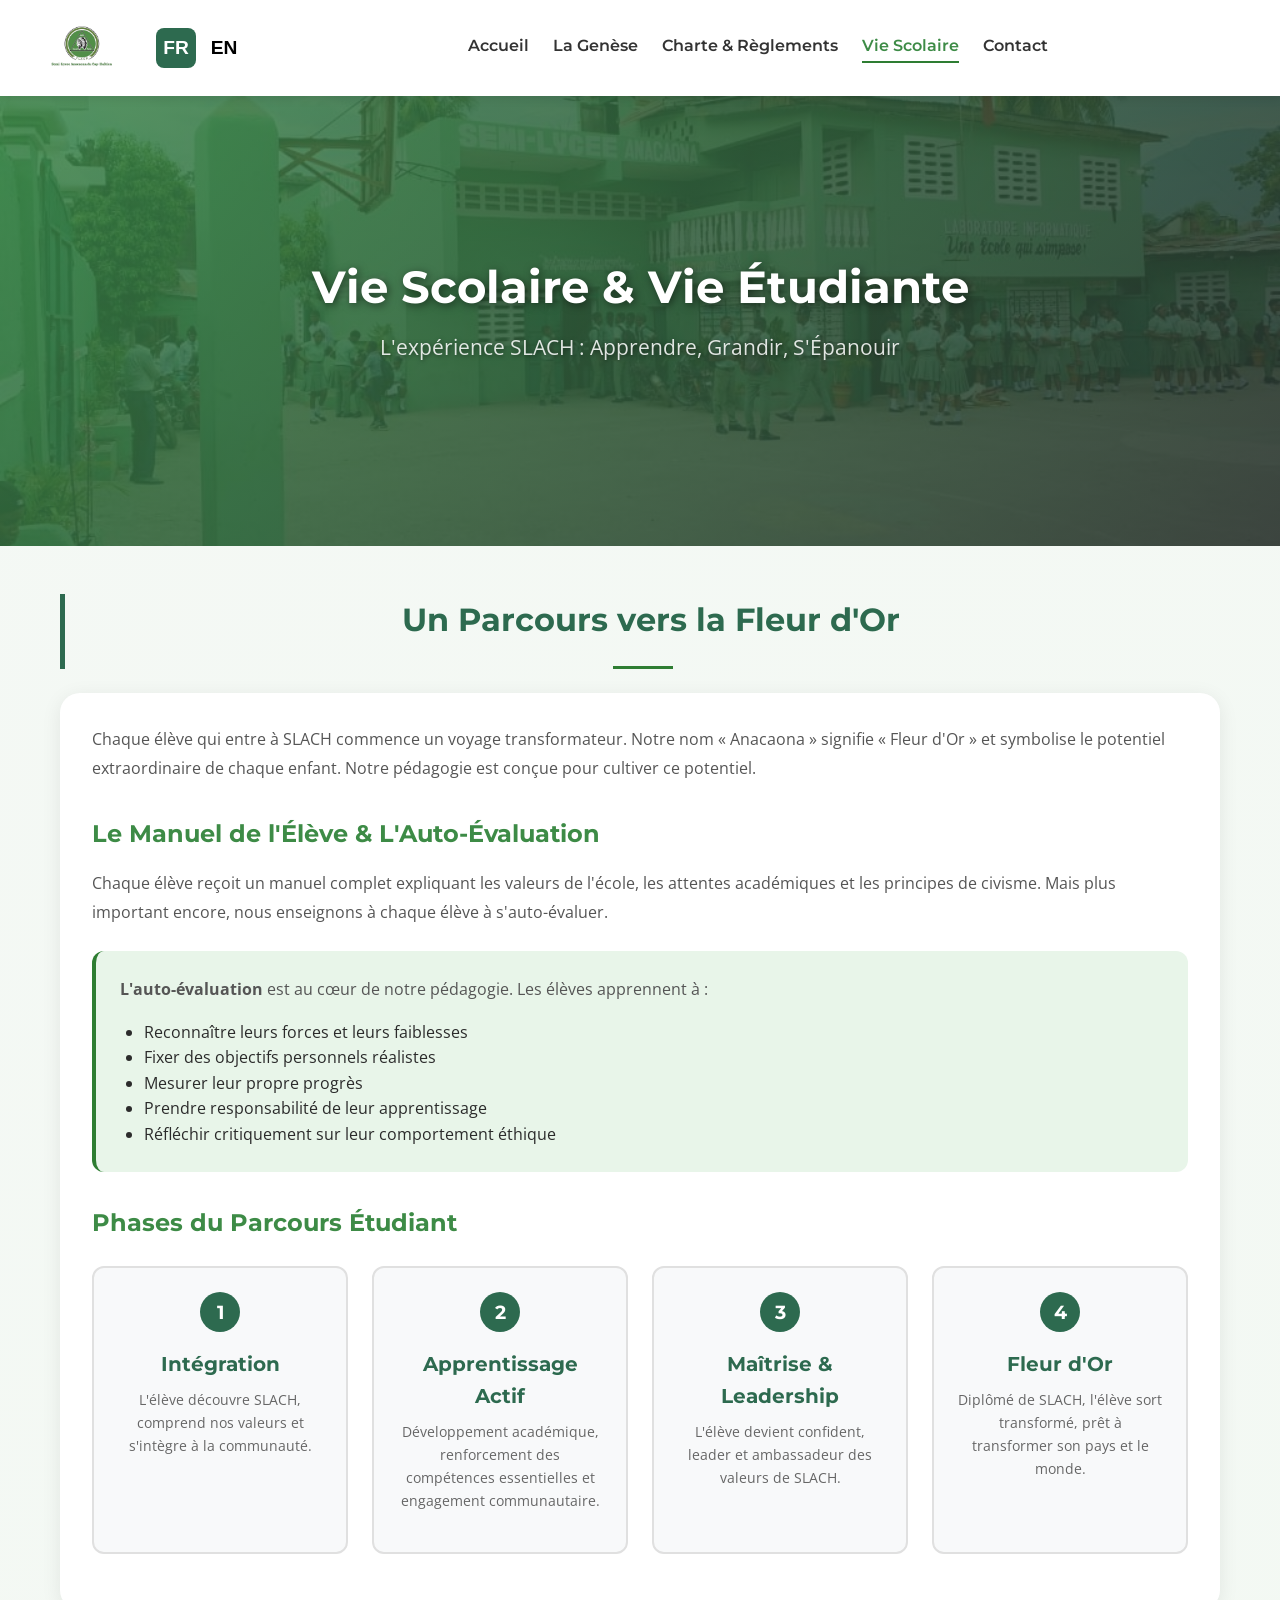
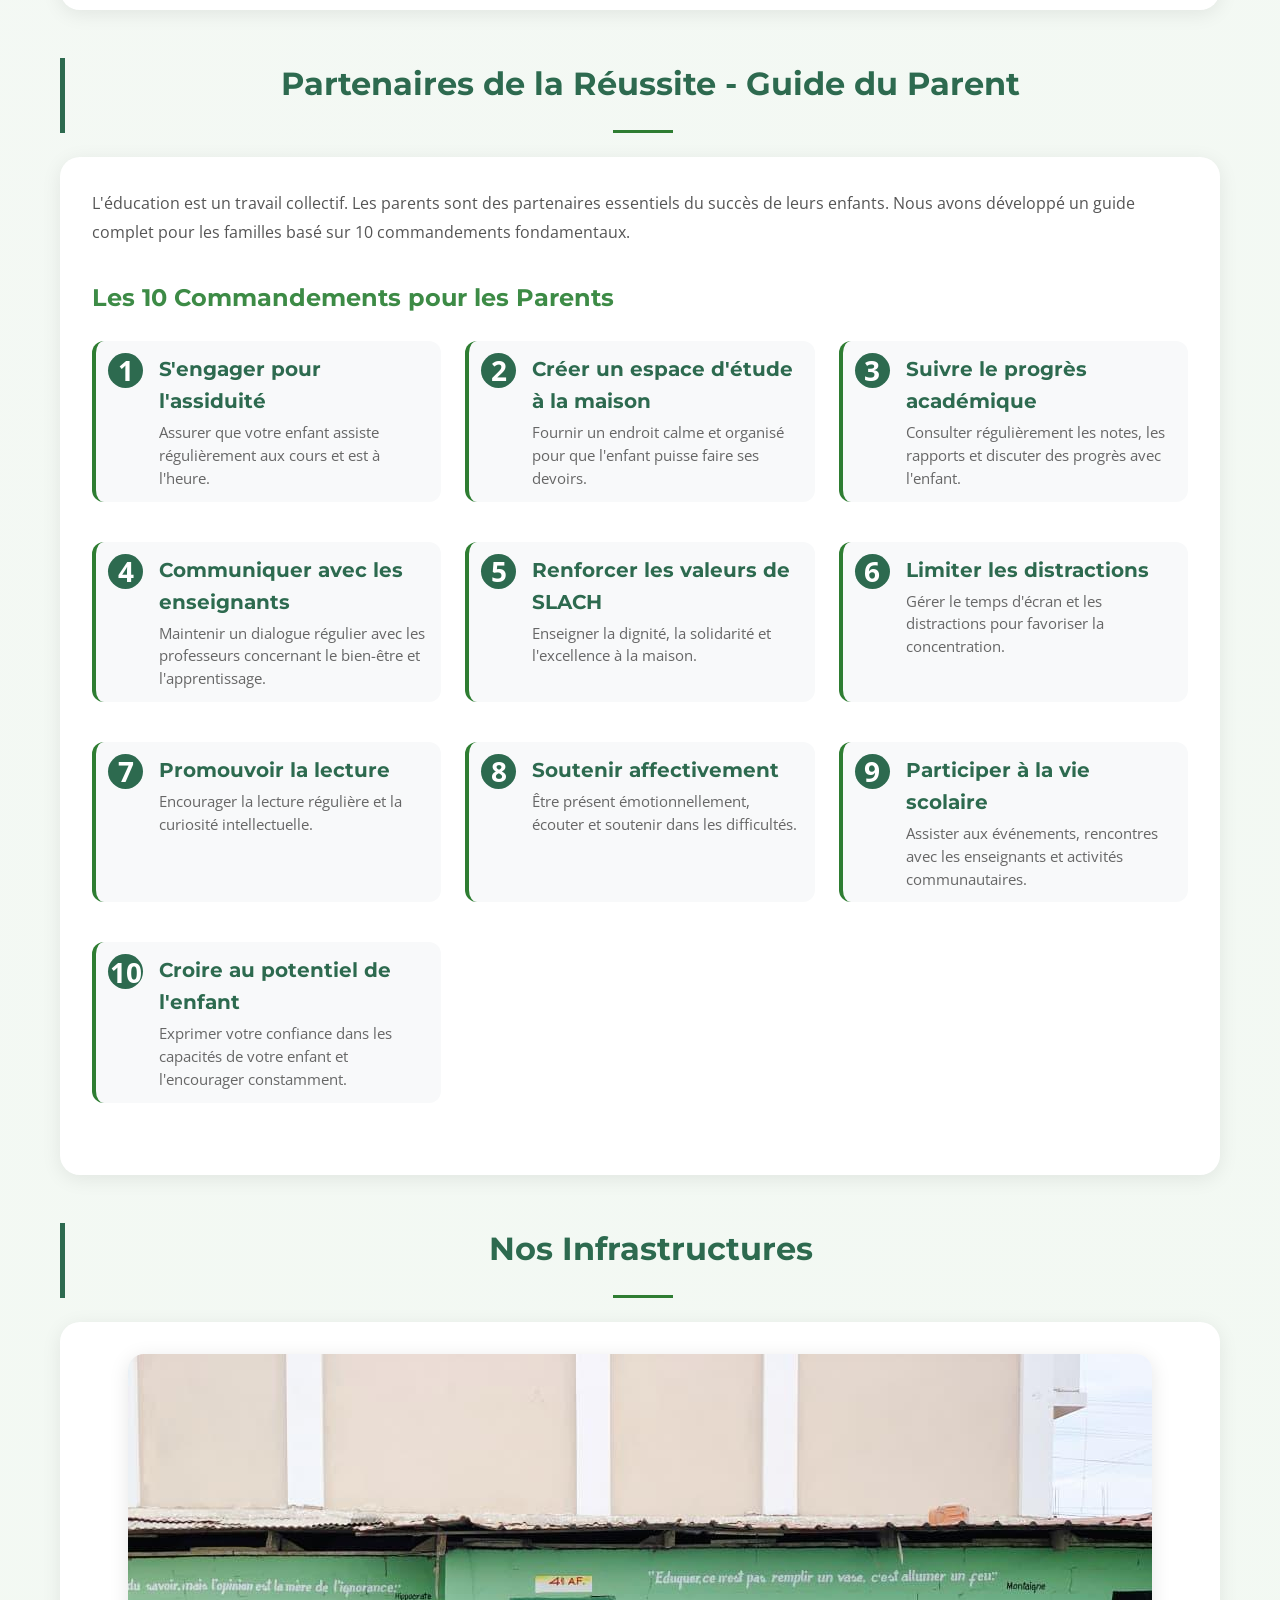
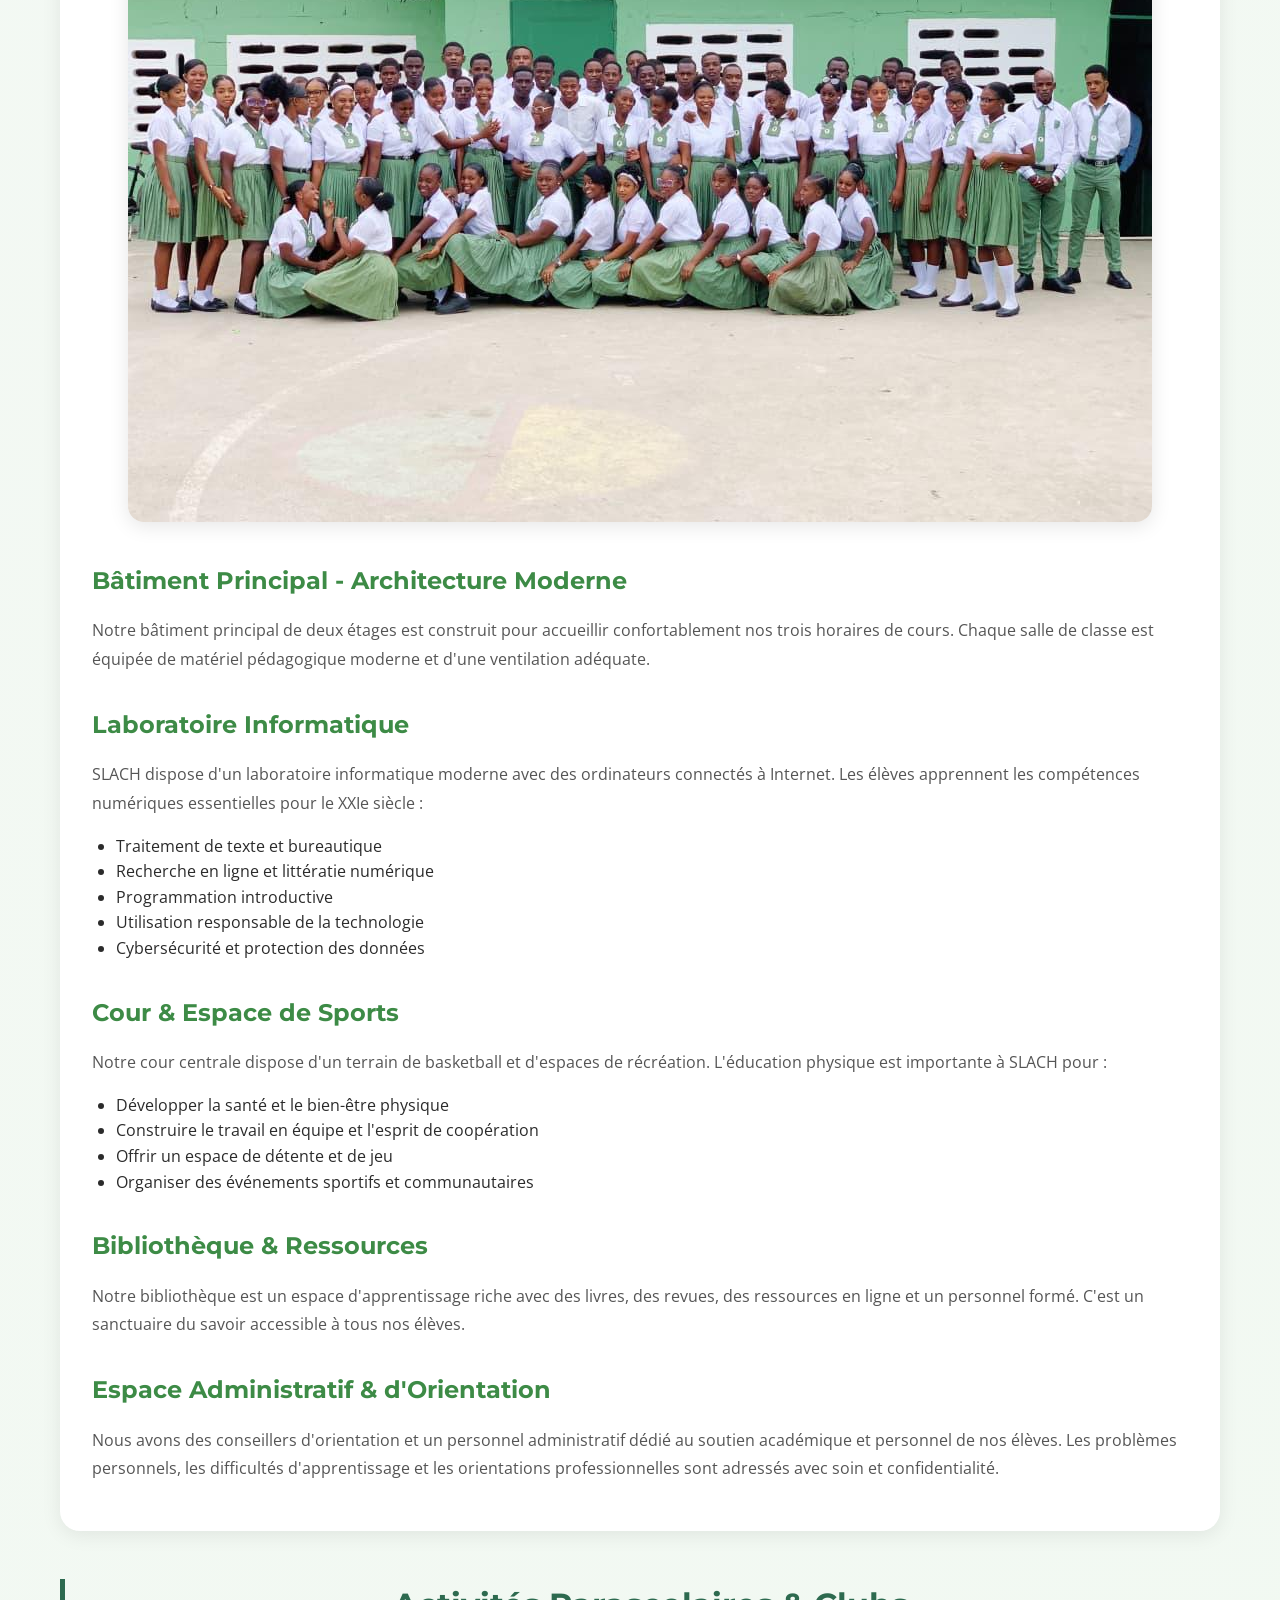
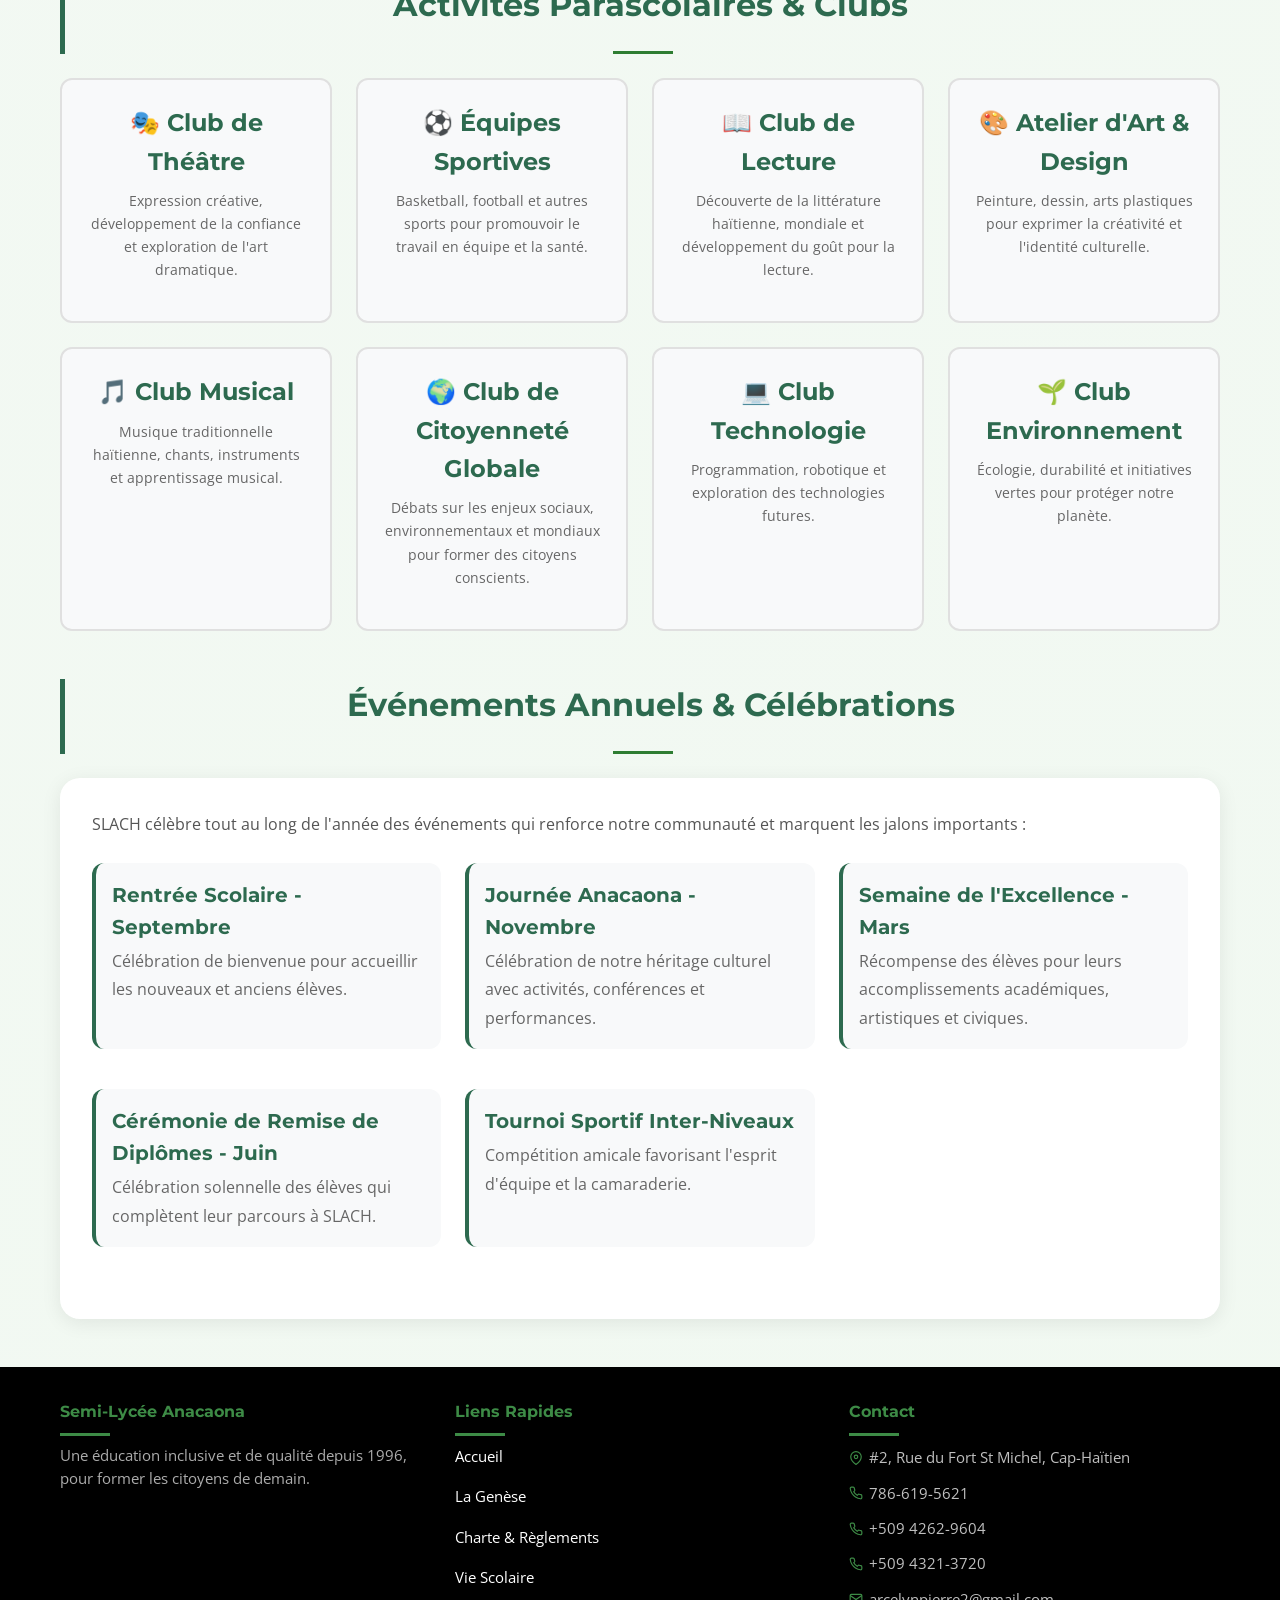
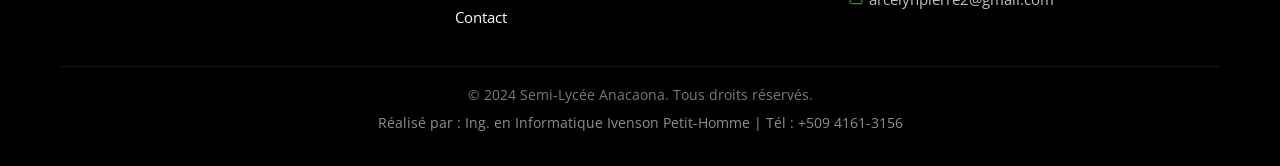
<file: pages/vie-scolaire.html>
<!DOCTYPE html>
<html lang="fr">
<head>
    <meta charset="UTF-8">
    <meta name="viewport" content="width=device-width, initial-scale=1.0">
    <title>Vie Scolaire - SLACH</title>
    <link href="https://fonts.googleapis.com/css2?family=Montserrat:wght@600;700;800&family=Open+Sans:wght@400;500;600&display=swap" rel="stylesheet">
    <link rel="stylesheet" href="../assets/css/styles.css">
    <style>
        * {
            margin: 0;
            padding: 0;
            box-sizing: border-box;
        }
        
        @keyframes fadeInUp {
            from { opacity: 0; transform: translateY(30px); }
            to { opacity: 1; transform: translateY(0); }
        }
        
        .animate-fadeInUp { animation: fadeInUp 0.8s ease-out forwards; }
        
        .scroll-reveal { 
            opacity: 0; 
            transform: translateY(50px); 
            transition: all 0.8s ease; 
        }
        
        .scroll-reveal.visible { 
            opacity: 1; 
            transform: translateY(0); 
        }
        
        /* Header */
        .logo-section {
            display: flex;
            align-items: center;
        }
        
        .logo {
            width: 100px;
            height: auto;
            max-height: 80px;
            object-fit: contain;
        }
        
        .header-container {
            display: flex;
            align-items: center;
            justify-content: space-between;
            flex-wrap: wrap;
            padding: 0.5rem 2rem;
            max-width: 1400px;
            margin: 0 auto;
        }
        
        .header {
            background: white;
            box-shadow: 0 2px 10px rgba(0,0,0,0.1);
            z-index: 1000;
        }
        
        .navbar {
            display: flex;
            gap: 1.5rem;
        }
        
        .nav-link {
            text-decoration: none;
            font-weight: 600;
            transition: color 0.3s ease;
            color: #333;
        }
        
        .nav-link:hover, .nav-link.active {
            color: #3D8B46;
        }
        
        .language-switcher {
            display: flex;
            gap: 0.5rem;
            align-items: center;
        }
        
        .lang-btn {
            background: none;
            border: none;
            cursor: pointer;
            font-size: 1.2rem;
            font-weight: bold;
            transition: transform 0.2s ease, background 0.3s ease;
            padding: 5px 12px;
            border-radius: 8px;
            line-height: 1;
        }
        
        .lang-btn:hover {
            transform: scale(1.05);
            background-color: #f0f0f0;
        }
        
        .lang-btn.active {
            background-color: #2d6a4f;
            color: white;
            border-radius: 8px;
        }
        
        .mobile-menu-toggle {
            display: none;
            background: none;
            border: none;
            font-size: 1.8rem;
            cursor: pointer;
        }
        
        .container {
            max-width: 1200px;
            margin: 0 auto;
            padding: 0 20px;
        }
        
        /* Featured Image Section avec Background Photo - GRADYAN PI LEJÈ */
        .featured-image-section {
            position: relative;
            background: linear-gradient(135deg, rgba(45, 106, 79, 0.5), rgba(27, 77, 62, 0.6)), url('../assets/images/WhatsApp Image 2025-11-25 at 1.15.04 PM (1).jpeg');
            background-size: cover;
            background-position: center;
            background-repeat: no-repeat;
            min-height: 450px;
            display: flex;
            align-items: center;
            justify-content: center;
            text-align: center;
            padding: 8rem 2rem;
            margin-bottom: 2rem;
        }
        
        .image-overlay-text {
            color: white;
            width: 100%;
        }
        
        .image-overlay-text h1 {
            font-size: 2.8rem;
            margin-bottom: 1rem;
            text-shadow: 2px 2px 8px rgba(0,0,0,0.5);
        }
        
        .image-overlay-text p {
            font-size: 1.3rem;
            opacity: 0.95;
            text-shadow: 1px 1px 4px rgba(0,0,0,0.5);
        }
        
        /* Section Styles */
        .life-section {
            margin-bottom: 3rem;
        }
        
        .section-title {
            color: #2d6a4f;
            font-size: 2rem;
            margin-bottom: 1.5rem;
            border-left: 5px solid #2d6a4f;
            padding-left: 1rem;
        }
        
        .section-content {
            background: white;
            border-radius: 20px;
            padding: 2rem;
            box-shadow: 0 4px 20px rgba(0,0,0,0.08);
        }
        
        .section-content p {
            color: #555;
            line-height: 1.8;
            margin-bottom: 1rem;
        }
        
        .content-highlight {
            background: #e8f5e9;
            padding: 1.5rem;
            border-radius: 12px;
            margin: 1.5rem 0;
        }
        
        .phases-grid, .activities-grid {
            display: grid;
            grid-template-columns: repeat(auto-fit, minmax(250px, 1fr));
            gap: 1.5rem;
            margin: 1.5rem 0;
        }
        
        .phase-card, .activity-card {
            background: #f8f9fa;
            padding: 1.5rem;
            border-radius: 12px;
            text-align: center;
            transition: transform 0.3s ease;
        }
        
        .phase-card:hover, .activity-card:hover {
            transform: translateY(-5px);
        }
        
        .phase-number {
            width: 40px;
            height: 40px;
            background: #2d6a4f;
            color: white;
            border-radius: 50%;
            display: flex;
            align-items: center;
            justify-content: center;
            margin: 0 auto 1rem;
            font-weight: bold;
            font-size: 1.2rem;
        }
        
        .phase-card h4, .activity-card h3 {
            color: #2d6a4f;
            margin-bottom: 0.5rem;
        }
        
        .phase-card p, .activity-card p {
            color: #666;
            line-height: 1.6;
            font-size: 0.9rem;
        }
        
        .commandments-list {
            margin: 1.5rem 0;
        }
        
        .commandment-item {
            display: flex;
            gap: 1rem;
            margin-bottom: 1rem;
            padding: 0.75rem;
            background: #f8f9fa;
            border-radius: 12px;
            transition: all 0.3s ease;
        }
        
        .commandment-item:hover {
            background: #e8f5e9;
            transform: translateX(5px);
        }
        
        .commandment-number {
            width: 35px;
            height: 35px;
            background: #2d6a4f;
            color: white;
            border-radius: 50%;
            display: flex;
            align-items: center;
            justify-content: center;
            font-weight: bold;
            flex-shrink: 0;
        }
        
        .commandment-text h4 {
            color: #2d6a4f;
            margin-bottom: 0.25rem;
        }
        
        .commandment-text p {
            color: #666;
            line-height: 1.5;
            margin: 0;
        }
        
        .events-list {
            margin: 1.5rem 0;
        }
        
        .event-item {
            padding: 1rem;
            margin-bottom: 1rem;
            background: #f8f9fa;
            border-radius: 12px;
            border-left: 4px solid #2d6a4f;
        }
        
        .event-item h4 {
            color: #2d6a4f;
            margin-bottom: 0.25rem;
        }
        
        .event-item p {
            color: #666;
            margin: 0;
        }
        
        .infrastructure-intro {
            text-align: center;
            margin-bottom: 1rem;
        }
        
        .infrastructure-intro img {
            max-width: 100%;
            border-radius: 16px;
            box-shadow: 0 4px 20px rgba(0,0,0,0.1);
        }
        
        /* Scroll to Top Button */
        .scroll-top-btn {
            position: fixed;
            bottom: 30px;
            right: 30px;
            width: 50px;
            height: 50px;
            background-color: #2d6a4f;
            color: white;
            border: none;
            border-radius: 50%;
            cursor: pointer;
            font-size: 1.5rem;
            display: flex;
            align-items: center;
            justify-content: center;
            transition: all 0.3s ease;
            opacity: 0;
            visibility: hidden;
            z-index: 999;
            box-shadow: 0 4px 15px rgba(0,0,0,0.2);
        }
        
        .scroll-top-btn:hover {
            background-color: #1b4d3e;
            transform: scale(1.1);
        }
        
        .scroll-top-btn.show {
            opacity: 1;
            visibility: visible;
        }
        
        @media (max-width: 768px) {
            .logo {
                width: 70px;
                max-height: 60px;
            }
            .navbar {
                display: none;
                width: 100%;
                flex-direction: column;
                gap: 0.5rem;
                margin-top: 1rem;
                text-align: center;
            }
            .navbar.active {
                display: flex;
            }
            .mobile-menu-toggle {
                display: block;
            }
            .header-container {
                padding: 0.5rem 1rem;
            }
            .featured-image-section {
                padding: 5rem 1rem;
                min-height: 350px;
            }
            .image-overlay-text h1 {
                font-size: 2rem;
            }
            .image-overlay-text p {
                font-size: 1.1rem;
            }
            .section-title {
                font-size: 1.6rem;
            }
            .lang-btn {
                font-size: 1rem;
                padding: 3px 8px;
            }
            .scroll-top-btn {
                width: 40px;
                height: 40px;
                font-size: 1.2rem;
                bottom: 20px;
                right: 20px;
            }
            .commandment-item {
                flex-direction: column;
                text-align: center;
            }
            .commandment-number {
                margin: 0 auto;
            }
        }
        
        @media (max-width: 480px) {
            .lang-btn {
                font-size: 0.9rem;
                padding: 2px 6px;
            }
            .logo {
                width: 55px;
                max-height: 50px;
            }
            .featured-image-section {
                padding: 4rem 1rem;
                min-height: 280px;
            }
            .image-overlay-text h1 {
                font-size: 1.6rem;
            }
            .section-content {
                padding: 1.5rem;
            }
            .phase-card, .activity-card {
                padding: 1rem;
            }
        }
    </style>
</head>
<body>
    <!-- HEADER & NAVIGATION - PA FIX -->
    <header class="header">
        <div class="header-container">
            <div class="logo-section">
                <img src="../assets/images/LOGO1-removebg-preview.png" alt="Logo SLACH" class="logo">
            </div>
            <div class="language-switcher">
                <button class="lang-btn active" data-lang="fr">FR</button>
                <button class="lang-btn" data-lang="en">EN</button>
            </div>
            <button class="mobile-menu-toggle" id="mobileMenuToggle">☰</button>
            <nav class="navbar">
                <a href="../index.html" class="nav-link" data-fr="Accueil" data-en="Home">Accueil</a>
                <a href="genese.html" class="nav-link" data-fr="La Genèse" data-en="The Genesis">La Genèse</a>
                <a href="charter.html" class="nav-link" data-fr="Charte & Règlements" data-en="Charter & Rules">Charte & Règlements</a>
                <a href="vie-scolaire.html" class="nav-link active" data-fr="Vie Scolaire" data-en="School Life">Vie Scolaire</a>
                <a href="contact.html" class="nav-link" data-fr="Contact" data-en="Contact">Contact</a>
            </nav>
        </div>
    </header>

    <!-- FEATURED IMAGE SECTION AVEC BACKGROUND FOTO - GRADYAN PI LEJÈ -->
    <section class="featured-image-section animate-fadeInUp">
        <div class="image-overlay-text">
            <h1 data-fr="Vie Scolaire & Vie Étudiante" data-en="School Life & Student Life">Vie Scolaire & Vie Étudiante</h1>
            <p data-fr="L'expérience SLACH : Apprendre, Grandir, S'Épanouir" data-en="The SLACH experience: Learn, Grow, Thrive">L'expérience SLACH : Apprendre, Grandir, S'Épanouir</p>
        </div>
    </section>

    <main class="container">
        <!-- SECTION 1: UN PARCOURS VERS LA FLEUR D'OR -->
        <section class="life-section scroll-reveal">
            <h2 class="section-title" data-fr="Un Parcours vers la Fleur d'Or" data-en="A Journey to the Golden Flower">Un Parcours vers la Fleur d'Or</h2>
            <div class="section-content">
                <p data-fr="Chaque élève qui entre à SLACH commence un voyage transformateur. Notre nom « Anacaona » signifie « Fleur d'Or » et symbolise le potentiel extraordinaire de chaque enfant. Notre pédagogie est conçue pour cultiver ce potentiel." data-en="Every student who enters SLACH begins a transformative journey. Our name « Anacaona » means « Golden Flower » and symbolizes the extraordinary potential of every child. Our pedagogy is designed to cultivate this potential.">
                    Chaque élève qui entre à SLACH commence un voyage transformateur. Notre nom « Anacaona » signifie « Fleur d'Or » 
                    et symbolise le potentiel extraordinaire de chaque enfant. Notre pédagogie est conçue pour cultiver ce potentiel.
                </p>

                <h3 style="margin-top: 2rem; color: #3D8B46;" data-fr="Le Manuel de l'Élève & L'Auto-Évaluation" data-en="Student Handbook & Self-Assessment">Le Manuel de l'Élève & L'Auto-Évaluation</h3>
                <p data-fr="Chaque élève reçoit un manuel complet expliquant les valeurs de l'école, les attentes académiques et les principes de civisme. Mais plus important encore, nous enseignons à chaque élève à s'auto-évaluer." data-en="Every student receives a complete handbook explaining the school's values, academic expectations, and principles of civic responsibility. But more importantly, we teach each student to self-assess.">
                    Chaque élève reçoit un manuel complet expliquant les valeurs de l'école, les attentes académiques et 
                    les principes de civisme. Mais plus important encore, nous enseignons à chaque élève à s'auto-évaluer.
                </p>
                <div class="content-highlight">
                    <p data-fr="L'auto-évaluation est au cœur de notre pédagogie. Les élèves apprennent à :" data-en="Self-assessment is at the heart of our pedagogy. Students learn to:">
                        <strong data-fr="L'auto-évaluation" data-en="Self-assessment">L'auto-évaluation</strong> est au cœur de notre pédagogie. Les élèves apprennent à :
                    </p>
                    <ul style="margin-left: 1.5rem; margin-top: 0.5rem;">
                        <li data-fr="Reconnaître leurs forces et leurs faiblesses" data-en="Recognize their strengths and weaknesses">Reconnaître leurs forces et leurs faiblesses</li>
                        <li data-fr="Fixer des objectifs personnels réalistes" data-en="Set realistic personal goals">Fixer des objectifs personnels réalistes</li>
                        <li data-fr="Mesurer leur propre progrès" data-en="Measure their own progress">Mesurer leur propre progrès</li>
                        <li data-fr="Prendre responsabilité de leur apprentissage" data-en="Take responsibility for their learning">Prendre responsabilité de leur apprentissage</li>
                        <li data-fr="Réfléchir critiquement sur leur comportement éthique" data-en="Think critically about their ethical behavior">Réfléchir critiquement sur leur comportement éthique</li>
                    </ul>
                </div>

                <h3 style="margin-top: 2rem; color: #3D8B46;" data-fr="Phases du Parcours Étudiant" data-en="Student Journey Phases">Phases du Parcours Étudiant</h3>
                <div class="phases-grid">
                    <div class="phase-card">
                        <div class="phase-number">1</div>
                        <h4 data-fr="Intégration" data-en="Integration">Intégration</h4>
                        <p data-fr="L'élève découvre SLACH, comprend nos valeurs et s'intègre à la communauté." data-en="The student discovers SLACH, understands our values, and integrates into the community.">L'élève découvre SLACH, comprend nos valeurs et s'intègre à la communauté.</p>
                    </div>
                    <div class="phase-card">
                        <div class="phase-number">2</div>
                        <h4 data-fr="Apprentissage Actif" data-en="Active Learning">Apprentissage Actif</h4>
                        <p data-fr="Développement académique, renforcement des compétences essentielles et engagement communautaire." data-en="Academic development, strengthening essential skills, and community engagement.">Développement académique, renforcement des compétences essentielles et engagement communautaire.</p>
                    </div>
                    <div class="phase-card">
                        <div class="phase-number">3</div>
                        <h4 data-fr="Maîtrise & Leadership" data-en="Mastery & Leadership">Maîtrise & Leadership</h4>
                        <p data-fr="L'élève devient confident, leader et ambassadeur des valeurs de SLACH." data-en="The student becomes confident, a leader, and an ambassador of SLACH's values.">L'élève devient confident, leader et ambassadeur des valeurs de SLACH.</p>
                    </div>
                    <div class="phase-card">
                        <div class="phase-number">4</div>
                        <h4 data-fr="Fleur d'Or" data-en="Golden Flower">Fleur d'Or</h4>
                        <p data-fr="Diplômé de SLACH, l'élève sort transformé, prêt à transformer son pays et le monde." data-en="Graduated from SLACH, the student leaves transformed, ready to transform their country and the world.">Diplômé de SLACH, l'élève sort transformé, prêt à transformer son pays et le monde.</p>
                    </div>
                </div>
            </div>
        </section>

        <!-- SECTION 2: PARTENAIRES DE LA RÉUSSITE -->
        <section class="life-section scroll-reveal">
            <h2 class="section-title" data-fr="Partenaires de la Réussite - Guide du Parent" data-en="Success Partners - Parent Guide">Partenaires de la Réussite - Guide du Parent</h2>
            <div class="section-content">
                <p data-fr="L'éducation est un travail collectif. Les parents sont des partenaires essentiels du succès de leurs enfants. Nous avons développé un guide complet pour les familles basé sur 10 commandements fondamentaux." data-en="Education is a collective effort. Parents are essential partners in their children's success. We have developed a comprehensive guide for families based on 10 fundamental commandments.">
                    L'éducation est un travail collectif. Les parents sont des partenaires essentiels du succès de leurs enfants. 
                    Nous avons développé un guide complet pour les familles basé sur 10 commandements fondamentaux.
                </p>

                <h3 style="margin-top: 2rem; color: #3D8B46;" data-fr="Les 10 Commandements pour les Parents" data-en="The 10 Commandments for Parents">Les 10 Commandements pour les Parents</h3>
                <div class="commandments-list">
                    <div class="commandment-item">
                        <div class="commandment-number">1</div>
                        <div class="commandment-text">
                            <h4 data-fr="S'engager pour l'assiduité" data-en="Commit to Attendance">S'engager pour l'assiduité</h4>
                            <p data-fr="Assurer que votre enfant assiste régulièrement aux cours et est à l'heure." data-en="Ensure your child regularly attends classes and is on time.">Assurer que votre enfant assiste régulièrement aux cours et est à l'heure.</p>
                        </div>
                    </div>
                    <div class="commandment-item">
                        <div class="commandment-number">2</div>
                        <div class="commandment-text">
                            <h4 data-fr="Créer un espace d'étude à la maison" data-en="Create a Study Space at Home">Créer un espace d'étude à la maison</h4>
                            <p data-fr="Fournir un endroit calme et organisé pour que l'enfant puisse faire ses devoirs." data-en="Provide a quiet and organized place for the child to do homework.">Fournir un endroit calme et organisé pour que l'enfant puisse faire ses devoirs.</p>
                        </div>
                    </div>
                    <div class="commandment-item">
                        <div class="commandment-number">3</div>
                        <div class="commandment-text">
                            <h4 data-fr="Suivre le progrès académique" data-en="Track Academic Progress">Suivre le progrès académique</h4>
                            <p data-fr="Consulter régulièrement les notes, les rapports et discuter des progrès avec l'enfant." data-en="Regularly review grades, reports, and discuss progress with the child.">Consulter régulièrement les notes, les rapports et discuter des progrès avec l'enfant.</p>
                        </div>
                    </div>
                    <div class="commandment-item">
                        <div class="commandment-number">4</div>
                        <div class="commandment-text">
                            <h4 data-fr="Communiquer avec les enseignants" data-en="Communicate with Teachers">Communiquer avec les enseignants</h4>
                            <p data-fr="Maintenir un dialogue régulier avec les professeurs concernant le bien-être et l'apprentissage." data-en="Maintain regular dialogue with teachers regarding well-being and learning.">Maintenir un dialogue régulier avec les professeurs concernant le bien-être et l'apprentissage.</p>
                        </div>
                    </div>
                    <div class="commandment-item">
                        <div class="commandment-number">5</div>
                        <div class="commandment-text">
                            <h4 data-fr="Renforcer les valeurs de SLACH" data-en="Reinforce SLACH Values">Renforcer les valeurs de SLACH</h4>
                            <p data-fr="Enseigner la dignité, la solidarité et l'excellence à la maison." data-en="Teach dignity, solidarity, and excellence at home.">Enseigner la dignité, la solidarité et l'excellence à la maison.</p>
                        </div>
                    </div>
                    <div class="commandment-item">
                        <div class="commandment-number">6</div>
                        <div class="commandment-text">
                            <h4 data-fr="Limiter les distractions" data-en="Limit Distractions">Limiter les distractions</h4>
                            <p data-fr="Gérer le temps d'écran et les distractions pour favoriser la concentration." data-en="Manage screen time and distractions to promote concentration.">Gérer le temps d'écran et les distractions pour favoriser la concentration.</p>
                        </div>
                    </div>
                    <div class="commandment-item">
                        <div class="commandment-number">7</div>
                        <div class="commandment-text">
                            <h4 data-fr="Promouvoir la lecture" data-en="Promote Reading">Promouvoir la lecture</h4>
                            <p data-fr="Encourager la lecture régulière et la curiosité intellectuelle." data-en="Encourage regular reading and intellectual curiosity.">Encourager la lecture régulière et la curiosité intellectuelle.</p>
                        </div>
                    </div>
                    <div class="commandment-item">
                        <div class="commandment-number">8</div>
                        <div class="commandment-text">
                            <h4 data-fr="Soutenir affectivement" data-en="Support Emotionally">Soutenir affectivement</h4>
                            <p data-fr="Être présent émotionnellement, écouter et soutenir dans les difficultés." data-en="Be present emotionally, listen, and support through difficulties.">Être présent émotionnellement, écouter et soutenir dans les difficultés.</p>
                        </div>
                    </div>
                    <div class="commandment-item">
                        <div class="commandment-number">9</div>
                        <div class="commandment-text">
                            <h4 data-fr="Participer à la vie scolaire" data-en="Participate in School Life">Participer à la vie scolaire</h4>
                            <p data-fr="Assister aux événements, rencontres avec les enseignants et activités communautaires." data-en="Attend events, teacher meetings, and community activities.">Assister aux événements, rencontres avec les enseignants et activités communautaires.</p>
                        </div>
                    </div>
                    <div class="commandment-item">
                        <div class="commandment-number">10</div>
                        <div class="commandment-text">
                            <h4 data-fr="Croire au potentiel de l'enfant" data-en="Believe in the Child's Potential">Croire au potentiel de l'enfant</h4>
                            <p data-fr="Exprimer votre confiance dans les capacités de votre enfant et l'encourager constamment." data-en="Express your confidence in your child's abilities and encourage them constantly.">Exprimer votre confiance dans les capacités de votre enfant et l'encourager constamment.</p>
                        </div>
                    </div>
                </div>

                <!-- SUIVI À LA MAISON - RETIRE -->
            </div>
        </section>

        <!-- SECTION 3: INFRASTRUCTURES -->
        <section class="life-section scroll-reveal">
            <h2 class="section-title" data-fr="Nos Infrastructures" data-en="Our Infrastructure">Nos Infrastructures</h2>
            <div class="section-content">
                <div class="infrastructure-intro">
                    <img src="../assets/images/WhatsApp Image 2025-11-25 at 1.15.04 PM.jpeg" alt="Bâtiment principal et installations SLACH">
                </div>
                
                <h3 style="margin-top: 2rem; color: #3D8B46;" data-fr="Bâtiment Principal - Architecture Moderne" data-en="Main Building - Modern Architecture">Bâtiment Principal - Architecture Moderne</h3>
                <p data-fr="Notre bâtiment principal de deux étages est construit pour accueillir confortablement nos trois horaires de cours. Chaque salle de classe est équipée de matériel pédagogique moderne et d'une ventilation adéquate." data-en="Our two-story main building is designed to comfortably accommodate our three class schedules. Each classroom is equipped with modern teaching materials and adequate ventilation.">
                    Notre bâtiment principal de deux étages est construit pour accueillir confortablement nos trois horaires 
                    de cours. Chaque salle de classe est équipée de matériel pédagogique moderne et d'une ventilation adéquate.
                </p>

                <h3 style="margin-top: 2rem; color: #3D8B46;" data-fr="Laboratoire Informatique" data-en="Computer Lab">Laboratoire Informatique</h3>
                <p data-fr="SLACH dispose d'un laboratoire informatique moderne avec des ordinateurs connectés à Internet. Les élèves apprennent les compétences numériques essentielles pour le XXIe siècle :" data-en="SLACH has a modern computer lab with Internet-connected computers. Students learn essential digital skills for the 21st century:">
                    SLACH dispose d'un laboratoire informatique moderne avec des ordinateurs connectés à Internet. 
                    Les élèves apprennent les compétences numériques essentielles pour le XXIe siècle :
                </p>
                <ul style="margin-left: 1.5rem; margin-top: 0.5rem;">
                    <li data-fr="Traitement de texte et bureautique" data-en="Word processing and office automation">Traitement de texte et bureautique</li>
                    <li data-fr="Recherche en ligne et littératie numérique" data-en="Online research and digital literacy">Recherche en ligne et littératie numérique</li>
                    <li data-fr="Programmation introductive" data-en="Introductory programming">Programmation introductive</li>
                    <li data-fr="Utilisation responsable de la technologie" data-en="Responsible use of technology">Utilisation responsable de la technologie</li>
                    <li data-fr="Cybersécurité et protection des données" data-en="Cybersecurity and data protection">Cybersécurité et protection des données</li>
                </ul>

                <h3 style="margin-top: 2rem; color: #3D8B46;" data-fr="Cour & Espace de Sports" data-en="Courtyard & Sports Area">Cour & Espace de Sports</h3>
                <p data-fr="Notre cour centrale dispose d'un terrain de basketball et d'espaces de récréation. L'éducation physique est importante à SLACH pour :" data-en="Our central courtyard has a basketball court and recreational areas. Physical education is important at SLACH for:">
                    Notre cour centrale dispose d'un terrain de basketball et d'espaces de récréation. 
                    L'éducation physique est importante à SLACH pour :
                </p>
                <ul style="margin-left: 1.5rem; margin-top: 0.5rem;">
                    <li data-fr="Développer la santé et le bien-être physique" data-en="Develop health and physical well-being">Développer la santé et le bien-être physique</li>
                    <li data-fr="Construire le travail en équipe et l'esprit de coopération" data-en="Build teamwork and cooperation spirit">Construire le travail en équipe et l'esprit de coopération</li>
                    <li data-fr="Offrir un espace de détente et de jeu" data-en="Offer a relaxation and play space">Offrir un espace de détente et de jeu</li>
                    <li data-fr="Organiser des événements sportifs et communautaires" data-en="Organize sports and community events">Organiser des événements sportifs et communautaires</li>
                </ul>

                <h3 style="margin-top: 2rem; color: #3D8B46;" data-fr="Bibliothèque & Ressources" data-en="Library & Resources">Bibliothèque & Ressources</h3>
                <p data-fr="Notre bibliothèque est un espace d'apprentissage riche avec des livres, des revues, des ressources en ligne et un personnel formé. C'est un sanctuaire du savoir accessible à tous nos élèves." data-en="Our library is a rich learning space with books, magazines, online resources, and trained staff. It's a sanctuary of knowledge accessible to all our students.">
                    Notre bibliothèque est un espace d'apprentissage riche avec des livres, des revues, des ressources en ligne 
                    et un personnel formé. C'est un sanctuaire du savoir accessible à tous nos élèves.
                </p>

                <h3 style="margin-top: 2rem; color: #3D8B46;" data-fr="Espace Administratif & d'Orientation" data-en="Administrative & Guidance Area">Espace Administratif & d'Orientation</h3>
                <p data-fr="Nous avons des conseillers d'orientation et un personnel administratif dédié au soutien académique et personnel de nos élèves. Les problèmes personnels, les difficultés d'apprentissage et les orientations professionnelles sont adressés avec soin et confidentialité." data-en="We have guidance counselors and administrative staff dedicated to the academic and personal support of our students. Personal issues, learning difficulties, and career guidance are addressed with care and confidentiality.">
                    Nous avons des conseillers d'orientation et un personnel administratif dédié au soutien académique et personnel 
                    de nos élèves. Les problèmes personnels, les difficultés d'apprentissage et les orientations professionnelles 
                    sont adressés avec soin et confidentialité.
                </p>
            </div>
        </section>

        <!-- SECTION 4: ACTIVITÉS & CLUBS -->
        <section class="life-section scroll-reveal">
            <h2 class="section-title" data-fr="Activités Parascolaires & Clubs" data-en="Extracurricular Activities & Clubs">Activités Parascolaires & Clubs</h2>
            <div class="activities-grid">
                <div class="activity-card">
                    <h3 data-fr="🎭 Club de Théâtre" data-en="🎭 Drama Club">🎭 Club de Théâtre</h3>
                    <p data-fr="Expression créative, développement de la confiance et exploration de l'art dramatique." data-en="Creative expression, confidence building, and exploration of dramatic art.">Expression créative, développement de la confiance et exploration de l'art dramatique.</p>
                </div>
                <div class="activity-card">
                    <h3 data-fr="⚽ Équipes Sportives" data-en="⚽ Sports Teams">⚽ Équipes Sportives</h3>
                    <p data-fr="Basketball, football et autres sports pour promouvoir le travail en équipe et la santé." data-en="Basketball, football, and other sports to promote teamwork and health.">Basketball, football et autres sports pour promouvoir le travail en équipe et la santé.</p>
                </div>
                <div class="activity-card">
                    <h3 data-fr="📖 Club de Lecture" data-en="📖 Reading Club">📖 Club de Lecture</h3>
                    <p data-fr="Découverte de la littérature haïtienne, mondiale et développement du goût pour la lecture." data-en="Discovery of Haitian and world literature, and development of a love for reading.">Découverte de la littérature haïtienne, mondiale et développement du goût pour la lecture.</p>
                </div>
                <div class="activity-card">
                    <h3 data-fr="🎨 Atelier d'Art & Design" data-en="🎨 Art & Design Workshop">🎨 Atelier d'Art & Design</h3>
                    <p data-fr="Peinture, dessin, arts plastiques pour exprimer la créativité et l'identité culturelle." data-en="Painting, drawing, and visual arts to express creativity and cultural identity.">Peinture, dessin, arts plastiques pour exprimer la créativité et l'identité culturelle.</p>
                </div>
                <div class="activity-card">
                    <h3 data-fr="🎵 Club Musical" data-en="🎵 Music Club">🎵 Club Musical</h3>
                    <p data-fr="Musique traditionnelle haïtienne, chants, instruments et apprentissage musical." data-en="Traditional Haitian music, singing, instruments, and music education.">Musique traditionnelle haïtienne, chants, instruments et apprentissage musical.</p>
                </div>
                <div class="activity-card">
                    <h3 data-fr="🌍 Club de Citoyenneté Globale" data-en="🌍 Global Citizenship Club">🌍 Club de Citoyenneté Globale</h3>
                    <p data-fr="Débats sur les enjeux sociaux, environnementaux et mondiaux pour former des citoyens conscients." data-en="Debates on social, environmental, and global issues to raise aware citizens.">Débats sur les enjeux sociaux, environnementaux et mondiaux pour former des citoyens conscients.</p>
                </div>
                <div class="activity-card">
                    <h3 data-fr="💻 Club Technologie" data-en="💻 Tech Club">💻 Club Technologie</h3>
                    <p data-fr="Programmation, robotique et exploration des technologies futures." data-en="Programming, robotics, and exploration of future technologies.">Programmation, robotique et exploration des technologies futures.</p>
                </div>
                <div class="activity-card">
                    <h3 data-fr="🌱 Club Environnement" data-en="🌱 Environment Club">🌱 Club Environnement</h3>
                    <p data-fr="Écologie, durabilité et initiatives vertes pour protéger notre planète." data-en="Ecology, sustainability, and green initiatives to protect our planet.">Écologie, durabilité et initiatives vertes pour protéger notre planète.</p>
                </div>
            </div>
        </section>

        <!-- SECTION 5: ÉVÉNEMENTS ANNUELS -->
        <section class="life-section scroll-reveal">
            <h2 class="section-title" data-fr="Événements Annuels & Célébrations" data-en="Annual Events & Celebrations">Événements Annuels & Célébrations</h2>
            <div class="section-content">
                <p data-fr="SLACH célèbre tout au long de l'année des événements qui renforce notre communauté et marquent les jalons importants :" data-en="SLACH celebrates events throughout the year that strengthen our community and mark important milestones:">
                    SLACH célèbre tout au long de l'année des événements qui renforce notre communauté et marquent les jalons importants :
                </p>
                <div class="events-list">
                    <div class="event-item">
                        <h4 data-fr="Rentrée Scolaire - Septembre" data-en="Back to School - September">Rentrée Scolaire - Septembre</h4>
                        <p data-fr="Célébration de bienvenue pour accueillir les nouveaux et anciens élèves." data-en="Welcome celebration to greet new and returning students.">Célébration de bienvenue pour accueillir les nouveaux et anciens élèves.</p>
                    </div>
                    <div class="event-item">
                        <h4 data-fr="Journée Anacaona - Novembre" data-en="Anacaona Day - November">Journée Anacaona - Novembre</h4>
                        <p data-fr="Célébration de notre héritage culturel avec activités, conférences et performances." data-en="Celebration of our cultural heritage with activities, conferences, and performances.">Célébration de notre héritage culturel avec activités, conférences et performances.</p>
                    </div>
                    <div class="event-item">
                        <h4 data-fr="Semaine de l'Excellence - Mars" data-en="Excellence Week - March">Semaine de l'Excellence - Mars</h4>
                        <p data-fr="Récompense des élèves pour leurs accomplissements académiques, artistiques et civiques." data-en="Rewarding students for their academic, artistic, and civic achievements.">Récompense des élèves pour leurs accomplissements académiques, artistiques et civiques.</p>
                    </div>
                    <div class="event-item">
                        <h4 data-fr="Cérémonie de Remise de Diplômes - Juin" data-en="Graduation Ceremony - June">Cérémonie de Remise de Diplômes - Juin</h4>
                        <p data-fr="Célébration solennelle des élèves qui complètent leur parcours à SLACH." data-en="Solemn celebration of students who complete their journey at SLACH.">Célébration solennelle des élèves qui complètent leur parcours à SLACH.</p>
                    </div>
                    <div class="event-item">
                        <h4 data-fr="Tournoi Sportif Inter-Niveaux" data-en="Inter-Level Sports Tournament">Tournoi Sportif Inter-Niveaux</h4>
                        <p data-fr="Compétition amicale favorisant l'esprit d'équipe et la camaraderie." data-en="Friendly competition promoting teamwork and camaraderie.">Compétition amicale favorisant l'esprit d'équipe et la camaraderie.</p>
                    </div>
                </div>
            </div>
        </section>
    </main>

    <!-- FOOTER - NWA (NOIR FONCÉ) -->
    <footer class="footer" style="padding: 2rem 0; font-size: 0.9rem; background: #000000; color: white;">
        <div class="container">
            <div class="footer-content" style="display: grid; grid-template-columns: repeat(auto-fit, minmax(200px, 1fr)); gap: 1.5rem; margin-bottom: 1.5rem;">
                
                <div class="footer-section">
                    <h4 style="margin-bottom: 0.5rem; font-size: 1rem; color: #3D8B46;" data-fr="Semi-Lycée Anacaona" data-en="Semi-Lycée Anacaona">Semi-Lycée Anacaona</h4>
                    <p style="margin: 0; line-height: 1.5; opacity: 0.9;" data-fr="Une éducation inclusive et de qualité depuis 1996, pour former les citoyens de demain." data-en="Inclusive and quality education since 1996, shaping the citizens of tomorrow.">Une éducation inclusive et de qualité depuis 1996, pour former les citoyens de demain.</p>
                </div>

                <div class="footer-section">
                    <h4 style="margin-bottom: 0.5rem; font-size: 1rem; color: #3D8B46;" data-fr="Liens Rapides" data-en="Quick Links">Liens Rapides</h4>
                    <div style="display: flex; flex-direction: column; gap: 0.25rem;">
                        <a href="../index.html" style="color: white; text-decoration: none;" data-fr="Accueil" data-en="Home">Accueil</a>
                        <a href="genese.html" style="color: white; text-decoration: none;" data-fr="La Genèse" data-en="The Genesis">La Genèse</a>
                        <a href="charter.html" style="color: white; text-decoration: none;" data-fr="Charte & Règlements" data-en="Charter & Rules">Charte & Règlements</a>
                        <a href="vie-scolaire.html" style="color: white; text-decoration: none;" data-fr="Vie Scolaire" data-en="School Life">Vie Scolaire</a>
                        <a href="contact.html" style="color: white; text-decoration: none;" data-fr="Contact" data-en="Contact">Contact</a>
                    </div>
                </div>
                
                <div class="footer-section">
                    <h4 style="margin-bottom: 0.5rem; font-size: 1rem; color: #3D8B46;" data-fr="Contact" data-en="Contact">Contact</h4>
                    <div style="display: flex; flex-direction: column; gap: 0.5rem;">
                        <p style="display: flex; align-items: center; gap: 6px; margin: 0;">
                            <svg width="14" height="14" viewBox="0 0 24 24" fill="none" stroke="#3D8B46" stroke-width="2"><path d="M21 10c0 7-9 13-9 13s-9-6-9-13a9 9 0 0 1 18 0z"></path><circle cx="12" cy="10" r="3"></circle></svg>
                            <span data-fr="#2, Rue du Fort St Michel, Cap-Haïtien" data-en="#2, Rue du Fort St Michel, Cap-Haitien">#2, Rue du Fort St Michel, Cap-Haïtien</span>
                        </p>
                        <p style="display: flex; align-items: center; gap: 6px; margin: 0;">
                            <svg width="14" height="14" viewBox="0 0 24 24" fill="none" stroke="#3D8B46" stroke-width="2"><path d="M22 16.92v3a2 2 0 0 1-2.18 2 19.79 19.79 0 0 1-8.63-3.07 19.5 19.5 0 0 1-6-6 19.79 19.79 0 0 1-3.07-8.67A2 2 0 0 1 4.11 2h3a2 2 0 0 1 2 1.72 12.84 12.84 0 0 0 .7 2.81 2 2 0 0 1-.45 2.11L8.09 9.91a16 16 0 0 0 6 6l1.27-1.27a2 2 0 0 1 2.11-.45 12.84 12.84 0 0 0 2.81.7A2 2 0 0 1 22 16.92z"></path></svg>
                            786-619-5621
                        </p>
                        <p style="display: flex; align-items: center; gap: 6px; margin: 0;">
                            <svg width="14" height="14" viewBox="0 0 24 24" fill="none" stroke="#3D8B46" stroke-width="2"><path d="M22 16.92v3a2 2 0 0 1-2.18 2 19.79 19.79 0 0 1-8.63-3.07 19.5 19.5 0 0 1-6-6 19.79 19.79 0 0 1-3.07-8.67A2 2 0 0 1 4.11 2h3a2 2 0 0 1 2 1.72 12.84 12.84 0 0 0 .7 2.81 2 2 0 0 1-.45 2.11L8.09 9.91a16 16 0 0 0 6 6l1.27-1.27a2 2 0 0 1 2.11-.45 12.84 12.84 0 0 0 2.81.7A2 2 0 0 1 22 16.92z"></path></svg>
                            +509 4262-9604
                        </p>
                        <p style="display: flex; align-items: center; gap: 6px; margin: 0;">
                            <svg width="14" height="14" viewBox="0 0 24 24" fill="none" stroke="#3D8B46" stroke-width="2"><path d="M22 16.92v3a2 2 0 0 1-2.18 2 19.79 19.79 0 0 1-8.63-3.07 19.5 19.5 0 0 1-6-6 19.79 19.79 0 0 1-3.07-8.67A2 2 0 0 1 4.11 2h3a2 2 0 0 1 2 1.72 12.84 12.84 0 0 0 .7 2.81 2 2 0 0 1-.45 2.11L8.09 9.91a16 16 0 0 0 6 6l1.27-1.27a2 2 0 0 1 2.11-.45 12.84 12.84 0 0 0 2.81.7A2 2 0 0 1 22 16.92z"></path></svg>
                            +509 4321-3720
                        </p>
                        <p style="display: flex; align-items: center; gap: 6px; margin: 0;">
                            <svg width="14" height="14" viewBox="0 0 24 24" fill="none" stroke="#3D8B46" stroke-width="2"><path d="M4 4h16c1.1 0 2 .9 2 2v12c0 1.1-.9 2-2 2H4c1.1 0-2-.9-2-2V6c0-1.1.9-2 2-2z"></path><polyline points="22,6 12,13 2,6"></polyline></svg>
                            <span data-fr="arcelynpierre2@gmail.com" data-en="arcelynpierre2@gmail.com">arcelynpierre2@gmail.com</span>
                        </p>
                    </div>
                </div>
                
            </div>
            
            <div class="footer-bottom" style="border-top: 1px solid rgba(255,255,255,0.1); padding-top: 1rem; text-align: center; font-size: 0.8rem; opacity: 0.8; line-height: 1.6;">
                <p data-fr="© 2024 Semi-Lycée Anacaona. Tous droits réservés." data-en="© 2024 Semi-Lycée Anacaona. All rights reserved.">© 2024 Semi-Lycée Anacaona. Tous droits réservés.</p>
                <p style="margin-top: 5px; color: rgba(255,255,255,0.7);">
                    <span data-fr="Réalisé par : Ing. en Informatique Ivenson Petit-Homme | Tél : " data-en="Developed by: Ing. en Informatique Ivenson Petit-Homme | Tel: ">Réalisé par : Ing. en Informatique Ivenson Petit-Homme | Tél : </span>
                    +509 4161-3156
                </p>
            </div>
        </div>
    </footer>

    <!-- BOUTON SCROLL TO TOP -->
    <button class="scroll-top-btn" id="scrollTopBtn" title="Remonte anlè">↑</button>

    <script>
        // ==================== TRADUCTION FR/EN ====================
        let currentLang = 'fr';
        
        function switchLanguage(lang) {
            currentLang = lang;
            
            // Tradiksyon pou tout eleman ki gen data-fr ak data-en
            document.querySelectorAll('[data-fr][data-en]').forEach(element => {
                if (lang === 'fr') {
                    element.textContent = element.getAttribute('data-fr');
                } else if (lang === 'en') {
                    element.textContent = element.getAttribute('data-en');
                }
            });
            
            // Mete ajou bouton aktif la
            document.querySelectorAll('.lang-btn').forEach(btn => {
                if (btn.getAttribute('data-lang') === lang) {
                    btn.classList.add('active');
                } else {
                    btn.classList.remove('active');
                }
            });
            
            // Sove lang lan nan localStorage
            localStorage.setItem('preferred_language', lang);
        }
        
        // Evènman pou bouton lang yo
        document.querySelectorAll('.lang-btn').forEach(btn => {
            btn.addEventListener('click', () => {
                const lang = btn.getAttribute('data-lang');
                switchLanguage(lang);
            });
        });
        
        // Chaje dènye lang ki te itilize a
        const savedLang = localStorage.getItem('preferred_language');
        if (savedLang && (savedLang === 'fr' || savedLang === 'en')) {
            switchLanguage(savedLang);
        }
        
        // ==================== MENI MOBIL ====================
        const toggleBtn = document.getElementById('mobileMenuToggle');
        const navbar = document.querySelector('.navbar');
        if (toggleBtn && navbar) {
            toggleBtn.addEventListener('click', function() {
                navbar.classList.toggle('active');
            });
        }
        
        // Fèmen meni lè yon lyen klike
        const navLinks = document.querySelectorAll('.nav-link');
        navLinks.forEach(link => {
            link.addEventListener('click', () => {
                if (navbar.classList.contains('active')) {
                    navbar.classList.remove('active');
                }
            });
        });
        
        // ==================== SCROLL REVEAL ====================
        const revealElements = document.querySelectorAll('.scroll-reveal');
        function checkReveal() {
            revealElements.forEach(el => {
                const rect = el.getBoundingClientRect();
                if (rect.top < window.innerHeight - 100) {
                    el.classList.add('visible');
                }
            });
        }
        window.addEventListener('scroll', checkReveal);
        window.addEventListener('load', checkReveal);
        
        // ==================== SCROLL TO TOP ====================
        const scrollTopBtn = document.getElementById('scrollTopBtn');
        
        function checkScroll() {
            if (window.scrollY > 300) {
                scrollTopBtn.classList.add('show');
            } else {
                scrollTopBtn.classList.remove('show');
            }
        }
        
        function scrollToTop() {
            window.scrollTo({
                top: 0,
                behavior: 'smooth'
            });
        }
        
        window.addEventListener('scroll', checkScroll);
        if (scrollTopBtn) {
            scrollTopBtn.addEventListener('click', scrollToTop);
        }
    </script>
</body>
</html>
</file>
<file: assets/css/styles.css>
/* ============================================
   SLACH - STYLESHEET
   Semi-Lycée Anacaona du Cap-Haitien
   ============================================ */

:root {
    --primary-green: #2e7d32;
    --primary-green-dark: #1b5e20;
    --primary-green-light: #4caf50;
    --white: #ffffff;
    --charcoal: #2b2b2b;
    --charcoal-light: #404040;
    --gray: #666666;
    --gray-light: #f5f5f5;
    --border-color: #e0e0e0;
    
    --font-header: 'Montserrat', sans-serif;
    --font-body: 'Open Sans', sans-serif;
    
    --spacing-sm: 0.5rem;
    --spacing-md: 1rem;
    --spacing-lg: 1.5rem;
    --spacing-xl: 2rem;
    --spacing-xxl: 3rem;
    
    --transition: all 0.3s ease;
}

/* ============================================
   GENERAL STYLES
   ============================================ */

* {
    margin: 0;
    padding: 0;
    box-sizing: border-box;
}

html {
    scroll-behavior: smooth;
}

body {
    font-family: var(--font-body);
    color: var(--charcoal);
    line-height: 1.6;
    background: linear-gradient(135deg, rgba(46, 125, 50, 0.05), rgba(76, 175, 80, 0.08));
}

.container {
    max-width: 1200px;
    margin: 0 auto;
    padding: 0 var(--spacing-lg);
}

/* ============================================
   TYPOGRAPHY
   ============================================ */

h1, h2, h3, h4, h5, h6 {
    font-family: var(--font-header);
    font-weight: 700;
    color: var(--charcoal);
}

h1 {
    font-size: 2.5rem;
    line-height: 1.2;
    margin-bottom: var(--spacing-md);
}

h2 {
    font-size: 2rem;
    margin-bottom: var(--spacing-lg);
}

h3 {
    font-size: 1.5rem;
    margin-bottom: var(--spacing-md);
}

h4 {
    font-size: 1.25rem;
    margin-bottom: var(--spacing-md);
}

p {
    margin-bottom: var(--spacing-md);
    color: var(--gray);
    font-size: 1rem;
}

a {
    color: var(--primary-green);
    text-decoration: none;
    transition: var(--transition);
}

a:hover {
    color: var(--primary-green-dark);
    text-decoration: underline;
}

/* ============================================
   BUTTONS
   ============================================ */

.button {
    display: inline-block;
    padding: 0.75rem 1.5rem;
    font-family: var(--font-header);
    font-weight: 600;
    border: none;
    border-radius: 4px;
    cursor: pointer;
    transition: var(--transition);
    text-align: center;
}

.button-primary {
    background-color: var(--primary-green);
    color: var(--white);
}

.button-primary:hover {
    background-color: var(--primary-green-dark);
    text-decoration: none;
    transform: translateY(-2px);
    box-shadow: 0 4px 12px rgba(61, 139, 70, 0.3);
}

.button-secondary {
    background-color: transparent;
    color: var(--primary-green);
    border: 2px solid var(--primary-green);
}

.button-secondary:hover {
    background-color: var(--primary-green);
    color: var(--white);
    text-decoration: none;
}

.cta-button {
    background-color: var(--primary-green);
    color: var(--white);
    border: none;
    padding: 0.5rem 1.25rem;
    border-radius: 4px;
    font-family: var(--font-header);
    font-weight: 600;
    cursor: pointer;
    transition: var(--transition);
    font-size: 0.95rem;
}

.cta-button:hover {
    background-color: var(--primary-green-dark);
    transform: translateY(-2px);
    box-shadow: 0 4px 12px rgba(61, 139, 70, 0.3);
}

/* ============================================
   HEADER & NAVIGATION
   ============================================ */

.header {
    background: linear-gradient(135deg, rgba(46, 125, 50, 0.1), rgba(255, 255, 255, 1));
    box-shadow: 0 2px 8px rgba(46, 125, 50, 0.2);
    position: relative;
    top: 0;
    z-index: 100;
}

.header-container {
    display: flex;
    align-items: center;
    justify-content: space-between;
    max-width: 1200px;
    margin: 0 auto;
    padding: var(--spacing-md) var(--spacing-lg);
    gap: var(--spacing-lg);
}

.logo {
    height: 240px; /* CHANCHMAN: Logo a vin pi gwo (Anvan se te 180px) */
    width: auto;
    transition: var(--transition);
    object-fit: contain;
}

.logo:hover {
    transform: scale(1.05);
}

/* Language Switcher */
.language-switcher {
    display: flex;
    gap: 0.5rem;
}
.lang-btn {
    background: none;
    border: 2px solid var(--primary-green);
    border-radius: 50%;
    width: 40px;
    height: 40px;
    cursor: pointer;
    transition: all 0.3s;
    display: flex;
    align-items: center;
    justify-content: center;
}
.lang-btn:hover {
    background: var(--primary-green);
    transform: scale(1.1);
}
/* Mobile Menu Toggle */
.mobile-menu-toggle {
    display: none;
    background: none;
    border: none;
    font-size: 2rem;
    cursor: pointer;
    color: var(--charcoal);
    padding: 0.5rem;
}

.navbar {
    display: flex;
    gap: var(--spacing-xl);
    flex: 1;
    justify-content: center;
    align-items: center;
}

.navbar.active {
    display: flex;
}

.nav-link {
    font-family: var(--font-header);
    font-weight: 600;
    color: var(--charcoal);
    transition: var(--transition);
    position: relative;
    padding-bottom: 4px;
}

.nav-link::after {
    content: '';
    position: absolute;
    bottom: 0;
    left: 0;
    width: 0;
    height: 2px;
    background-color: var(--primary-green);
    transition: var(--transition);
}

.nav-link:hover::after,
.nav-link.active::after {
    width: 100%;
}

.nav-link:hover {
    color: var(--primary-green);
}

/* ============================================
   HERO SECTION
   ============================================ */

.hero {
    display: grid;
    grid-template-columns: 1fr 1fr;
    gap: var(--spacing-xxl);
    align-items: center;
    padding: var(--spacing-xxl) 0;
    background: linear-gradient(135deg, rgba(46,125,50,0.08) 0%, rgba(76,175,80,0.05) 100%);
}

.hero-content {
    padding-right: var(--spacing-xxl);
}

.hero-title {
    font-size: 3rem;
    color: var(--primary-green);
    margin-bottom: var(--spacing-md);
    line-height: 1.1;
}

.hero-subtitle {
    font-size: 1.5rem;
    color: var(--charcoal);
    margin-bottom: var(--spacing-md);
    font-weight: 600;
}

.hero-description {
    font-size: 1.1rem;
    color: var(--gray);
    margin-bottom: var(--spacing-xl);
    line-height: 1.8;
}

.hero-buttons {
    display: flex;
    gap: var(--spacing-lg);
}

.hero-image img {
    width: 100%;
    height: auto;
    border-radius: 8px;
    box-shadow: 0 8px 24px rgba(0, 0, 0, 0.15);
}

/* ============================================
   SECTION STYLES
   ============================================ */

.section-title {
    text-align: center;
    font-size: 2.25rem;
    color: var(--primary-green);
    margin-bottom: var(--spacing-xxl);
    position: relative;
    padding-bottom: var(--spacing-lg);
}

.section-title::after {
    content: '';
    position: absolute;
    bottom: 0;
    left: 50%;
    transform: translateX(-50%);
    width: 60px;
    height: 3px;
    background-color: var(--primary-green);
}

/* WELCOME SECTION */

.welcome-section {
    background: linear-gradient(135deg, rgba(46,125,50,0.08), rgba(76,175,80,0.05));
    padding: var(--spacing-xxl) 0;
    margin: var(--spacing-xxl) 0;
}

.welcome-content {
    max-width: 900px;
    margin: 0 auto;
}

.welcome-text {
    font-size: 1.1rem;
    line-height: 1.8;
    color: var(--gray);
    margin-bottom: var(--spacing-lg);
    text-align: justify;
}

/* HIGHLIGHTS SECTION */

.highlights-section {
    padding: var(--spacing-xxl) 0;
}

.highlights-grid {
    display: grid;
    grid-template-columns: repeat(auto-fit, minmax(280px, 1fr));
    gap: var(--spacing-xl);
    margin-bottom: var(--spacing-xxl);
}

.highlight-card {
    background: linear-gradient(135deg, rgba(46, 125, 50, 0.05), rgba(255, 255, 255, 1));
    border: 2px solid var(--primary-green-light);
    padding: var(--spacing-xl);
    border-radius: 8px;
    text-align: center;
    transition: var(--transition);
    cursor: pointer;
}

.highlight-card:hover {
    border-color: var(--primary-green);
    box-shadow: 0 8px 24px rgba(61, 139, 70, 0.15);
    transform: translateY(-4px);
}

.highlight-icon {
    font-size: 3rem;
    margin-bottom: var(--spacing-md);
}

.highlight-card h3 {
    color: var(--primary-green);
    margin-bottom: var(--spacing-md);
}

.highlight-card p {
    color: var(--gray);
    font-size: 0.95rem;
}

.highlights-image {
    margin-top: var(--spacing-xxl);
    text-align: center;
}

.highlights-image img {
    width: 100%;
    max-width: 500px;
    border-radius: 8px;
    box-shadow: 0 8px 24px rgba(0, 0, 0, 0.15);
}

/* ============================================
   PAGE HEADER BANNER
   ============================================ */

.page-header-banner {
    position: relative;
    height: 400px;
    overflow: hidden;
}

.page-header-banner img {
    width: 100%;
    height: 100%;
    object-fit: cover;
}

.banner-overlay {
    position: absolute;
    top: 0;
    left: 0;
    right: 0;
    bottom: 0;
    background: linear-gradient(135deg, rgba(61, 139, 70, 0.8), rgba(43, 43, 43, 0.8));
    display: flex;
    flex-direction: column;
    justify-content: center;
    align-items: center;
    text-align: center;
    color: var(--white);
}

.banner-title {
    font-size: 2.5rem;
    color: var(--white);
    margin-bottom: var(--spacing-md);
}

.banner-subtitle {
    font-size: 1.25rem;
    color: rgba(255, 255, 255, 0.9);
}

/* ============================================
   GENÈSE PAGE
   ============================================ */

.genese-main {
    padding: var(--spacing-xxl) 0;
}

.history-section {
    margin-bottom: var(--spacing-xxl) * 2;
    scroll-margin-top: 100px;
}

.content-box {
    background: var(--gray-light);
    padding: var(--spacing-xl);
    border-radius: 8px;
    border-left: 4px solid var(--primary-green);
}

.content-box p {
    margin-bottom: var(--spacing-lg);
    line-height: 1.9;
    text-align: justify;
}

.jardinier-section .section-title {
    color: var(--charcoal);
}

.jardinier-box {
    background: linear-gradient(135deg, rgba(61, 139, 70, 0.05), rgba(255, 255, 255, 0.9));
    padding: var(--spacing-xxl);
    border-radius: 8px;
    border: 2px solid var(--primary-green);
}

.jardinier-content em {
    color: var(--primary-green);
    font-size: 1.05rem;
}

.commitment-section {
    background: var(--gray-light);
    padding: var(--spacing-xxl);
    border-radius: 8px;
}

.commitment-cards {
    display: grid;
    grid-template-columns: repeat(auto-fit, minmax(250px, 1fr));
    gap: var(--spacing-xl);
}

.commitment-card {
    background: var(--white);
    padding: var(--spacing-xl);
    border-radius: 8px;
    text-align: center;
    border: 2px solid var(--primary-green);
}

.commitment-card h3 {
    color: var(--primary-green);
    margin-bottom: var(--spacing-md);
}

/* ============================================
   CHARTER PAGE
   ============================================ */

.page-title-section {
    background: linear-gradient(135deg, var(--primary-green), var(--primary-green-dark));
    color: var(--white);
    padding: var(--spacing-xxl) 0;
    text-align: center;
}

.page-title-section h1 {
    color: var(--white);
    font-size: 2.5rem;
}

.page-title-section p {
    color: rgba(255, 255, 255, 0.9);
    font-size: 1.1rem;
}

.charter-container {
    display: grid;
    grid-template-columns: 250px 1fr;
    gap: var(--spacing-xl);
    padding: var(--spacing-xxl) 0;
    align-items: start;
}

.side-navigation {
    position: sticky;
    top: 100px;
}

.charter-nav {
    background: var(--gray-light);
    border-radius: 8px;
    overflow: hidden;
}

.nav-item {
    display: block;
    padding: var(--spacing-md) var(--spacing-lg);
    color: var(--charcoal);
    text-decoration: none;
    transition: var(--transition);
    border-left: 3px solid transparent;
    font-weight: 500;
}

.nav-item:hover {
    background-color: var(--white);
    border-left-color: var(--primary-green);
    color: var(--primary-green);
}

.charter-content {
    background: var(--white);
}

.charter-section {
    margin-bottom: var(--spacing-xxl) * 1.5;
    scroll-margin-top: 120px;
}

.charter-section h2 {
    color: var(--primary-green);
    border-bottom: 2px solid var(--primary-green);
    padding-bottom: var(--spacing-md);
}

.charter-section h3 {
    color: var(--charcoal);
    margin-top: var(--spacing-xl);
    margin-bottom: var(--spacing-md);
}

.charter-list {
    list-style-position: inside;
    color: var(--gray);
    line-height: 2;
}

.charter-list li {
    margin-bottom: var(--spacing-md);
}

.values-grid {
    display: grid;
    grid-template-columns: repeat(auto-fit, minmax(280px, 1fr));
    gap: var(--spacing-xl);
    margin: var(--spacing-xl) 0;
}

.value-item {
    background: var(--white);
    padding: var(--spacing-xl);
    border-radius: 8px;
    border: 2px solid var(--border-color);
    transition: var(--transition);
}

.value-item:hover {
    border-color: var(--primary-green);
    box-shadow: 0 4px 12px rgba(61, 139, 70, 0.15);
}

.value-item h3 {
    color: var(--primary-green);
    margin-bottom: var(--spacing-md);
}

.pedagogical-principles {
    display: grid;
    grid-template-columns: repeat(auto-fit, minmax(250px, 1fr));
    gap: var(--spacing-xl);
    margin: var(--spacing-xl) 0;
}

.principle {
    background: linear-gradient(135deg, rgba(61, 139, 70, 0.05), rgba(255, 255, 255, 1));
    padding: var(--spacing-xl);
    border-radius: 8px;
    border-left: 4px solid var(--primary-green);
}

.principle h4 {
    color: var(--primary-green);
}

.schedules-grid {
    display: grid;
    grid-template-columns: repeat(auto-fit, minmax(250px, 1fr));
    gap: var(--spacing-xl);
    margin: var(--spacing-xl) 0;
}

.schedule-item {
    background: var(--gray-light);
    padding: var(--spacing-xl);
    border-radius: 8px;
    text-align: center;
    border-top: 4px solid var(--primary-green);
}

.schedule-item h3 {
    color: var(--primary-green);
}

.highlight-box {
    background: var(--gray-light);
    border-left: 4px solid var(--primary-green);
    padding: var(--spacing-lg) var(--spacing-xl);
    border-radius: 4px;
    margin: var(--spacing-xl) 0;
}

.download-box {
    background: linear-gradient(135deg, var(--gray-light), var(--white));
    border: 2px solid var(--primary-green);
    border-radius: 8px;
    padding: var(--spacing-xxl);
    display: flex;
    align-items: center;
    gap: var(--spacing-xl);
    margin: var(--spacing-xl) 0;
}

.download-icon {
    font-size: 3rem;
    flex-shrink: 0;
}

.download-info {
    flex: 1;
}

.download-info h3 {
    color: var(--primary-green);
}

.download-section .button {
    flex-shrink: 0;
}

/* ============================================
   LIFE PAGE
   ============================================ */

.featured-image-section {
    position: relative;
    height: 350px;
    overflow: hidden;
    margin-bottom: var(--spacing-xxl);
}

.featured-image-section img {
    width: 100%;
    height: 100%;
    object-fit: cover;
}

.image-overlay-text {
    position: absolute;
    top: 0;
    left: 0;
    right: 0;
    bottom: 0;
    background: linear-gradient(135deg, rgba(61, 139, 70, 0.7), rgba(43, 43, 43, 0.7));
    display: flex;
    flex-direction: column;
    justify-content: center;
    align-items: center;
    text-align: center;
    color: var(--white);
}

.image-overlay-text h1 {
    color: var(--white);
    font-size: 2.5rem;
}

.image-overlay-text p {
    color: rgba(255, 255, 255, 0.9);
    font-size: 1.25rem;
}

.life-section {
    margin: var(--spacing-xxl) 0;
}

.section-content {
    background: var(--white);
}

.section-content h3 {
    color: var(--primary-green);
}

.content-highlight {
    background: var(--gray-light);
    padding: var(--spacing-lg) var(--spacing-xl);
    border-left: 4px solid var(--primary-green);
    border-radius: 4px;
    margin: var(--spacing-lg) 0;
}

.phases-grid {
    display: grid;
    grid-template-columns: repeat(auto-fit, minmax(220px, 1fr));
    gap: var(--spacing-lg);
    margin: var(--spacing-xl) 0;
}

.phase-card {
    background: var(--white);
    border: 2px solid var(--border-color);
    border-radius: 8px;
    padding: var(--spacing-xl);
    text-align: center;
    transition: var(--transition);
    position: relative;
}

.phase-card:hover {
    border-color: var(--primary-green);
    box-shadow: 0 8px 20px rgba(61, 139, 70, 0.15);
}

.phase-number {
    font-size: 2.5rem;
    font-family: var(--font-header);
    font-weight: 700;
    color: var(--primary-green);
    margin-bottom: var(--spacing-md);
}

.phase-card h4 {
    color: var(--charcoal);
}

.commandments-list {
    display: grid;
    grid-template-columns: repeat(auto-fit, minmax(280px, 1fr));
    gap: var(--spacing-lg);
    margin: var(--spacing-xl) 0;
}

.commandment-item {
    display: flex;
    gap: var(--spacing-lg);
    background: var(--gray-light);
    padding: var(--spacing-lg);
    border-radius: 8px;
    border-left: 4px solid var(--primary-green);
}

.commandment-number {
    font-size: 1.75rem;
    font-weight: 700;
    color: var(--primary-green);
    flex-shrink: 0;
    width: 40px;
    height: 40px;
    display: flex;
    align-items: center;
    justify-content: center;
}

.commandment-text h4 {
    color: var(--primary-green);
    margin-bottom: var(--spacing-sm);
}

.commandment-text p {
    font-size: 0.95rem;
}

.activities-grid {
    display: grid;
    grid-template-columns: repeat(auto-fit, minmax(250px, 1fr));
    gap: var(--spacing-lg);
    margin: var(--spacing-xl) 0;
}

.activity-card {
    background: var(--white);
    border: 2px solid var(--border-color);
    padding: var(--spacing-lg);
    border-radius: 8px;
    text-align: center;
    transition: var(--transition);
}

.activity-card:hover {
    border-color: var(--primary-green);
    background: linear-gradient(135deg, rgba(61, 139, 70, 0.05), var(--white));
    transform: translateY(-4px);
}

.activity-card h3 {
    color: var(--charcoal);
    margin-bottom: var(--spacing-md);
}

.events-list {
    display: grid;
    grid-template-columns: repeat(auto-fit, minmax(280px, 1fr));
    gap: var(--spacing-lg);
    margin: var(--spacing-xl) 0;
}

.event-item {
    background: linear-gradient(135deg, rgba(61, 139, 70, 0.05), var(--white));
    padding: var(--spacing-lg);
    border-radius: 8px;
    border-left: 4px solid var(--primary-green);
}

.event-item h4 {
    color: var(--primary-green);
}

/* ============================================
   CONTACT PAGE
   ============================================ */

.contact-main-grid {
    display: grid;
    grid-template-columns: 1fr 1fr;
    gap: var(--spacing-xxl);
    padding: var(--spacing-xxl) 0;
}

.contact-info-card {
    display: flex;
    gap: var(--spacing-lg);
    background: var(--gray-light);
    padding: var(--spacing-lg);
    border-radius: 8px;
    border-left: 4px solid var(--primary-green);
    margin-bottom: var(--spacing-lg);
}

.info-icon {
    font-size: 1.75rem;
    flex-shrink: 0;
}

.info-content h3 {
    color: var(--primary-green);
    margin-bottom: var(--spacing-sm);
}

.info-content p {
    font-size: 0.95rem;
}

.info-content a {
    display: block;
    margin-bottom: var(--spacing-sm);
}

.contact-departments {
    background: var(--white);
    border: 2px solid var(--primary-green);
    padding: var(--spacing-lg);
    border-radius: 8px;
    margin-top: var(--spacing-xl);
}

.contact-departments h3 {
    color: var(--primary-green);
    margin-bottom: var(--spacing-lg);
}

.department-item {
    padding: var(--spacing-sm) 0;
    border-bottom: 1px solid var(--border-color);
}

.department-item:last-child {
    border-bottom: none;
}

.department-item p {
    font-size: 0.95rem;
}

/* CONTACT FORM */

.contact-form {
    background: var(--gray-light);
    padding: var(--spacing-xl);
    border-radius: 8px;
}

.form-group {
    margin-bottom: var(--spacing-lg);
}

.form-group label {
    display: block;
    margin-bottom: var(--spacing-sm);
    font-weight: 600;
    color: var(--charcoal);
    font-family: var(--font-header);
}

.form-input {
    width: 100%;
    padding: 0.75rem;
    border: 1px solid var(--border-color);
    border-radius: 4px;
    font-family: var(--font-body);
    font-size: 1rem;
    transition: var(--transition);
}

.form-input:focus {
    outline: none;
    border-color: var(--primary-green);
    box-shadow: 0 0 0 3px rgba(61, 139, 70, 0.1);
}

textarea.form-input {
    resize: vertical;
}

.form-group.checkbox {
    display: flex;
    align-items: center;
    gap: var(--spacing-md);
}

.form-group.checkbox input {
    width: auto;
    margin-top: 0;
}

.form-group.checkbox label {
    margin: 0;
    display: inline;
}

.success-message {
    background: #c8e6c9;
    color: #2e7d32;
    padding: var(--spacing-lg);
    border-radius: 4px;
    margin-top: var(--spacing-lg);
    border-left: 4px solid #2e7d32;
}

/* MAP SECTION */

.map-section {
    padding: var(--spacing-xxl) 0;
    margin: var(--spacing-xxl) 0;
    background: var(--gray-light);
    border-radius: 8px;
    padding: var(--spacing-xxl);
}

.map-container {
    width: 100%;
    margin-top: var(--spacing-xl);
}

/* FAQ SECTION */

.faq-container {
    display: grid;
    gap: var(--spacing-lg);
}

.faq-item {
    background: var(--gray-light);
    border-radius: 8px;
    overflow: hidden;
}

.faq-question {
    width: 100%;
    background: var(--gray-light);
    border: 2px solid var(--border-color);
    padding: var(--spacing-lg);
    font-family: var(--font-header);
    font-size: 1.05rem;
    font-weight: 600;
    color: var(--charcoal);
    cursor: pointer;
    text-align: left;
    transition: var(--transition);
    display: flex;
    justify-content: space-between;
    align-items: center;
}

.faq-question:hover {
    background: var(--white);
    border-color: var(--primary-green);
    color: var(--primary-green);
}

.faq-icon {
    font-size: 1.5rem;
    transition: var(--transition);
}

.faq-question:hover .faq-icon {
    color: var(--primary-green);
}

.faq-answer {
    padding: var(--spacing-lg);
    background: var(--white);
    border: 2px solid var(--border-color);
    border-top: none;
}

.faq-answer p {
    line-height: 1.8;
}

/* ============================================
   FOOTER
   ============================================ */

.footer {
    background: linear-gradient(135deg, #1a1a1a, #2d2d2d);
    color: white;
    padding: 4rem 0 2rem;
}

.footer-content {
    display: grid;
    grid-template-columns: repeat(auto-fit, minmax(280px, 1fr));
    gap: 3rem;
    margin-bottom: 3rem;
}

.footer-section h4 {
    color: white;
    font-size: 1.3rem;
    margin-bottom: 1.5rem;
    position: relative;
    padding-bottom: 0.75rem;
}

.footer-section h4::after {
    content: '';
    position: absolute;
    bottom: 0;
    left: 0;
    width: 50px;
    height: 3px;
    background: #3D8B46;
}

.footer-section p {
    color: rgba(255,255,255,0.75);
    font-size: 0.95rem;
    line-height: 1.8;
    margin-bottom: 1rem;
}

.footer-section a {
    display: block;
    color: rgba(255,255,255,0.75);
    margin-bottom: 0.75rem;
    transition: var(--transition);
    text-decoration: none;
    font-size: 0.95rem;
}

.footer-section a:hover {
    color: #3D8B46;
    padding-left: 5px;
}

.footer-bottom {
    border-top: 1px solid rgba(255,255,255,0.1);
    padding-top: 2rem;
    text-align: center;
}

.footer-bottom p {
    color: rgba(255,255,255,0.6);
    margin: 0;
    font-size: 0.9rem;
}

.footer-motto {
    font-style: italic;
    font-size: 1rem;
    color: rgba(255,255,255,0.85);
}

/* ============================================
   RESPONSIVE DESIGN
   ============================================ */

@media (max-width: 768px) {
    .logo {
        height: 140px; /* MODIFIKASYON: Pou logo a pa pran tout ekran an sou mobil men l ap pi gwo toujou pase anvan */
    }

    h1 {
        font-size: 1.8rem;
    }

    h2 {
        font-size: 1.5rem;
    }

    .hero {
        grid-template-columns: 1fr;
        gap: var(--spacing-lg);
        padding: var(--spacing-lg) 0;
    }

    .hero-content {
        padding-right: 0;
    }

    .hero-title {
        font-size: 2rem;
    }

    .hero-buttons {
        flex-direction: column;
    }

    .button {
        width: 100%;
    }

    .navbar {
        gap: var(--spacing-md);
        font-size: 0.9rem;
    }

    .charter-container {
        grid-template-columns: 1fr;
    }

    .side-navigation {
        position: static;
    }

    .charter-nav {
        display: flex;
        flex-wrap: wrap;
        gap: var(--spacing-sm);
    }

    .nav-item {
        flex: 1;
        min-width: 150px;
        text-align: center;
        padding: var(--spacing-md);
        border-left: none;
        border-bottom: 3px solid transparent;
    }

    .nav-item:hover {
        border-left: none;
        border-bottom-color: var(--primary-green);
    }

    .contact-main-grid {
        grid-template-columns: 1fr;
    }

    .download-box {
        flex-direction: column;
        text-align: center;
    }

    .hero-buttons {
        flex-direction: column;
    }

    .hero-buttons .button {
        width: 100%;
    }

    .banner-title {
        font-size: 1.8rem;
    }

    .banner-subtitle {
        font-size: 1rem;
    }
}

@media (max-width: 768px) {
    .mobile-menu-toggle {
        display: block;
    }
    
    .header-container {
        flex-wrap: wrap;
    }
    
    .logo-section {
        order: 1;
    }
    
    .mobile-menu-toggle {
        order: 2;
    }
    
    .navbar {
        display: none;
        flex-direction: column;
        gap: var(--spacing-md);
        width: 100%;
        order: 3;
        padding: var(--spacing-md) 0;
        border-top: 1px solid var(--border-color);
    }
    
    .navbar.active {
        display: flex;
    }
    
    .cta-button {
        width: 100%;
        order: 4;
    }
}

@media (max-width: 480px) {
    .header-container {
        flex-direction: column;
        gap: var(--spacing-md);
    }

    h1 {
        font-size: 1.5rem;
    }

    h2 {
        font-size: 1.25rem;
    }

    .highlights-grid {
        grid-template-columns: 1fr;
    }

    .hero-title {
        font-size: 1.5rem;
    }

    .hero-description {
        font-size: 1rem;
    }

    .contact-info-card {
        flex-direction: column;
    }

    .page-title-section h1 {
        font-size: 1.8rem;
    }

    .phases-grid {
        grid-template-columns: 1fr;
    }

    .commandments-list {
        grid-template-columns: 1fr;
    }

    .activities-grid {
        grid-template-columns: 1fr;
    }

    .events-list {
        grid-template-columns: 1fr;
    }

    .section-title {
        font-size: 1.5rem;
    }
}

/* ============================================
   UTILITIES
   ============================================ */

.text-center {
    text-align: center;
}

.text-right {
    text-align: right;
}

.mt-lg {
    margin-top: var(--spacing-lg);
}

.mb-lg {
    margin-bottom: var(--spacing-lg);
}

.py-xl {
    padding: var(--spacing-xl) 0;
}
</file>
